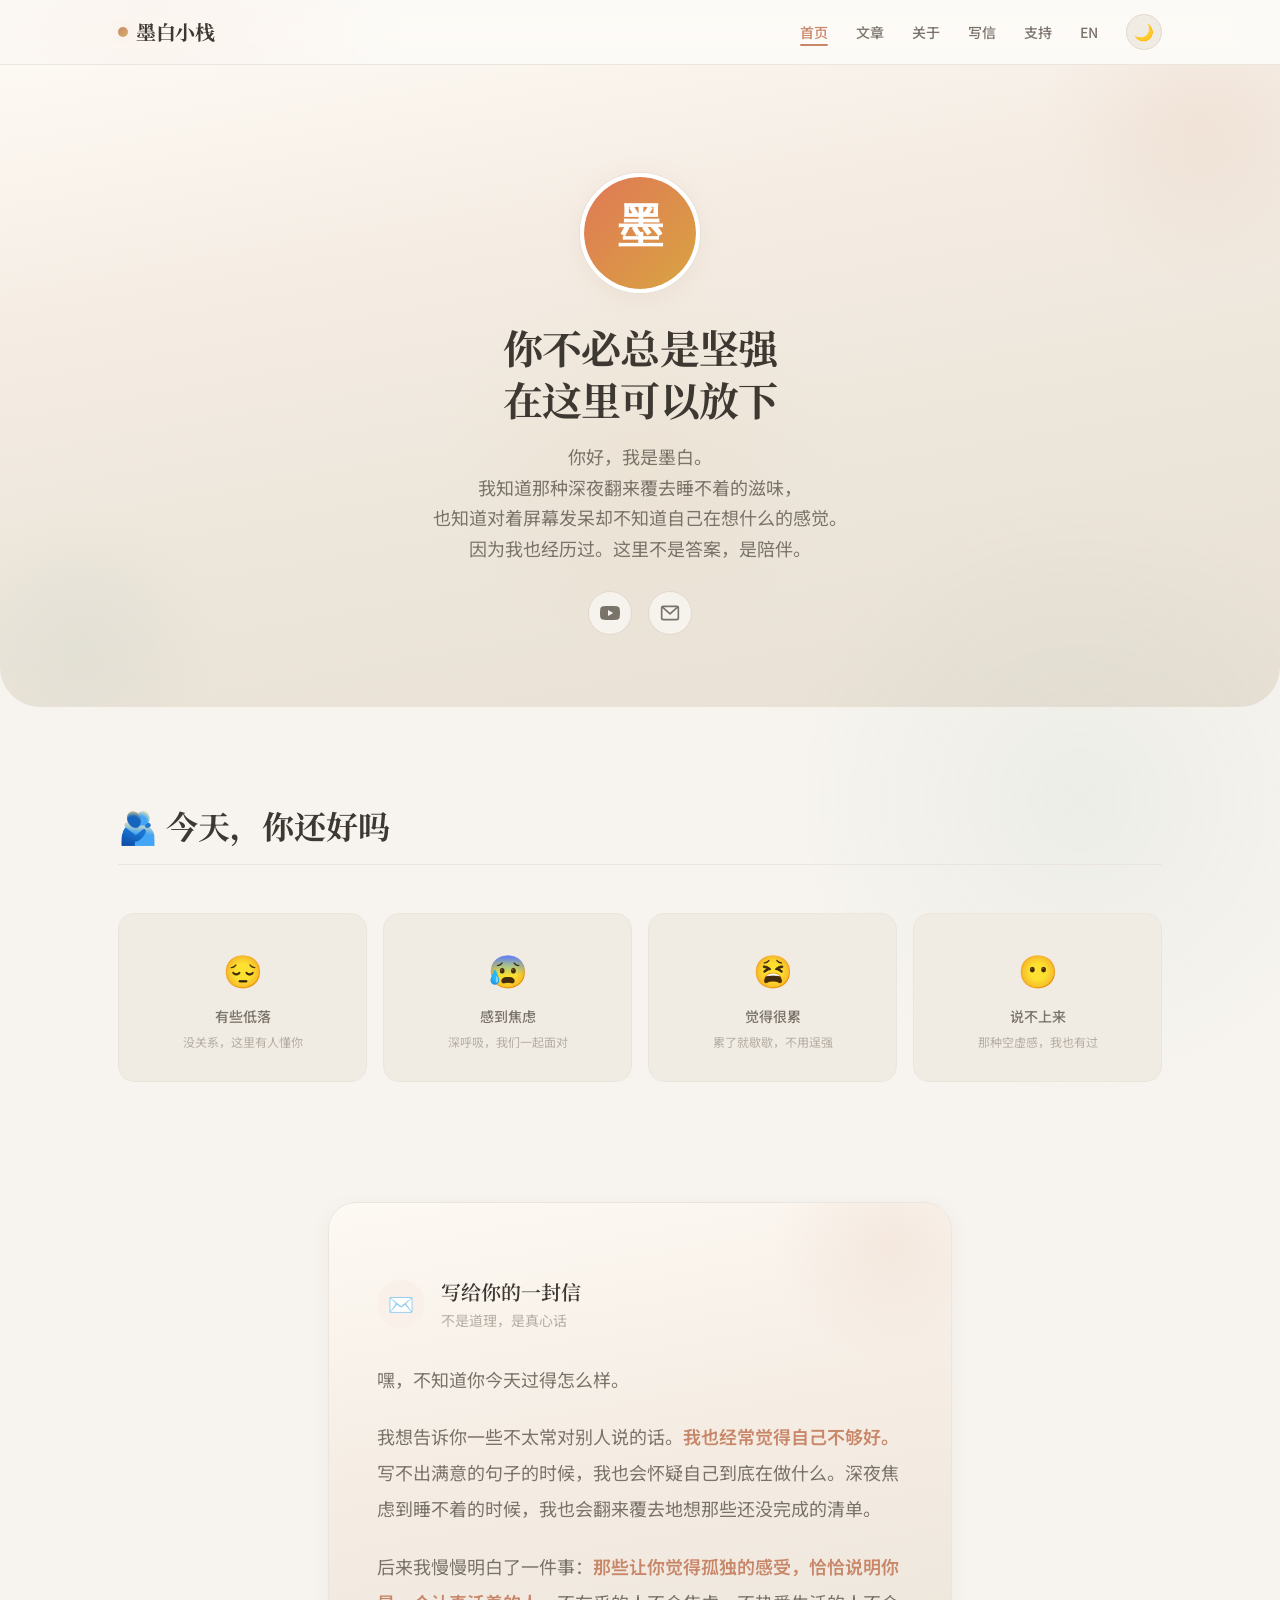
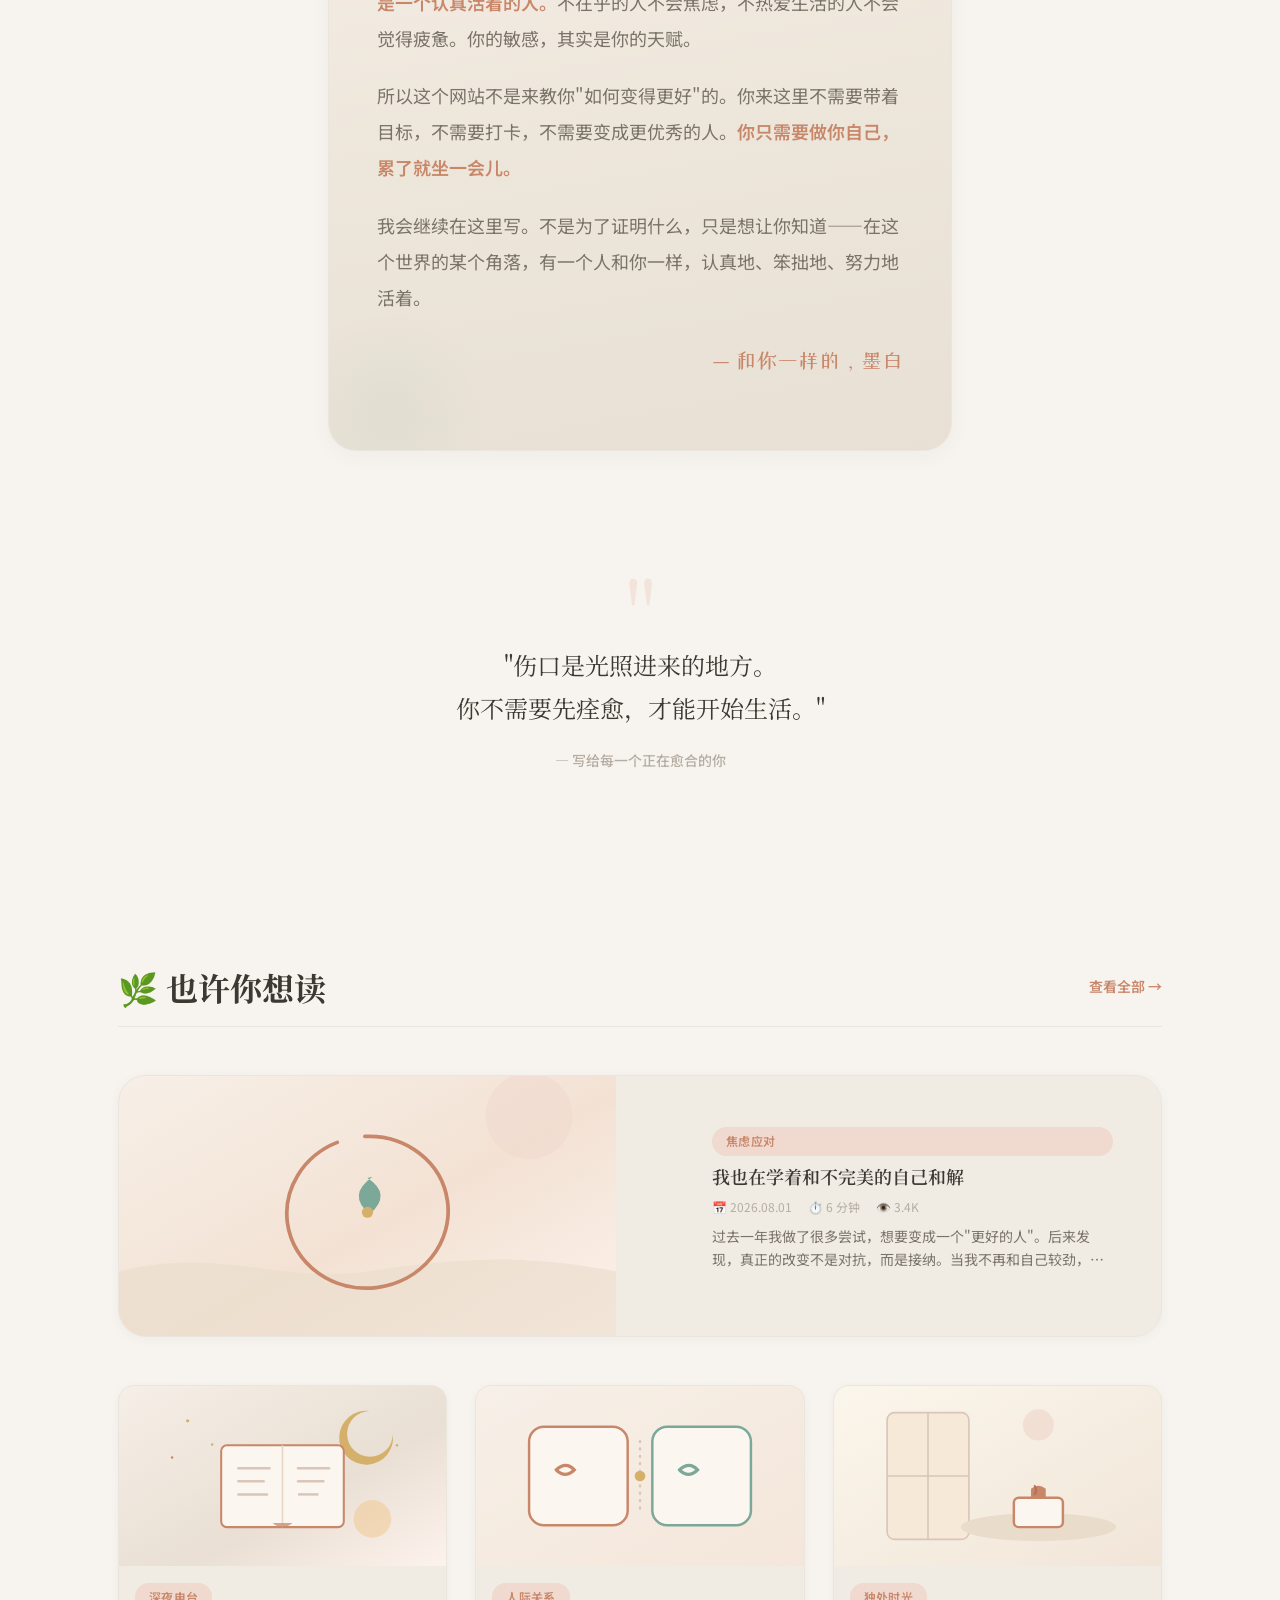
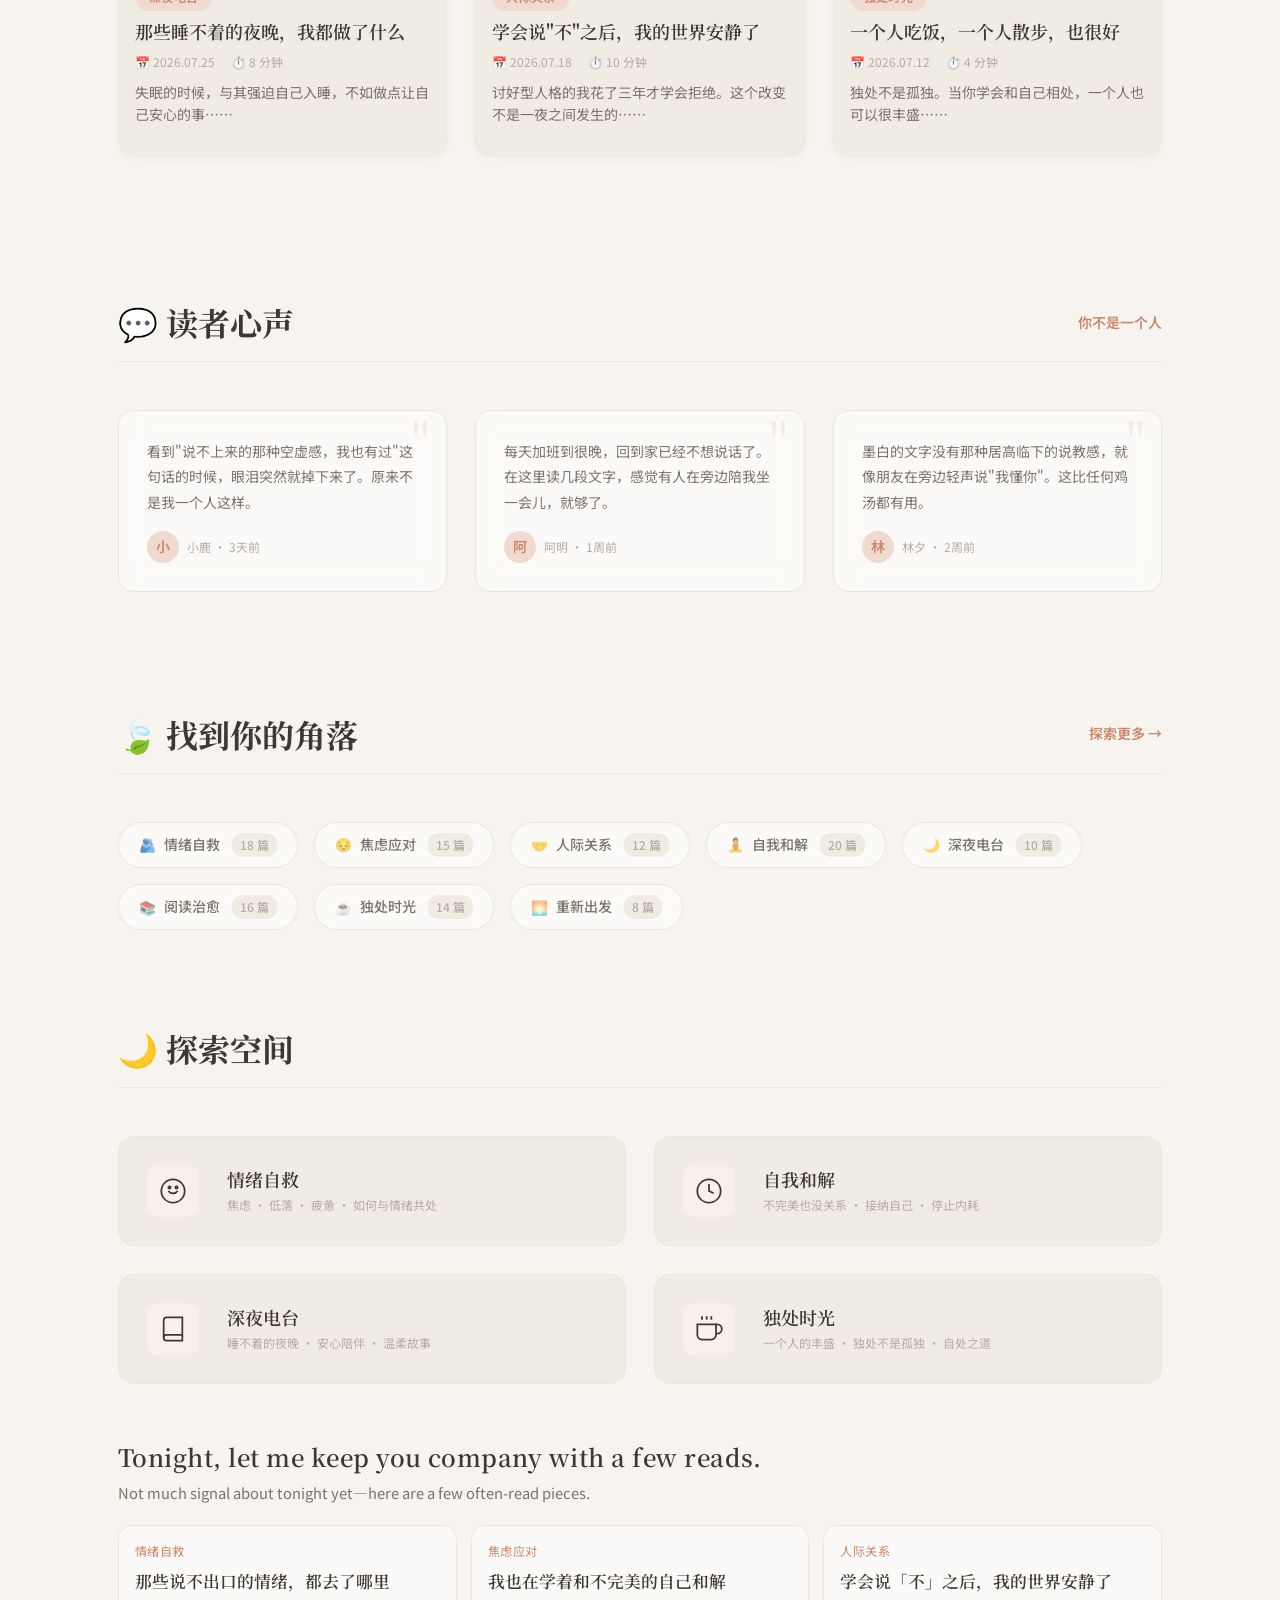
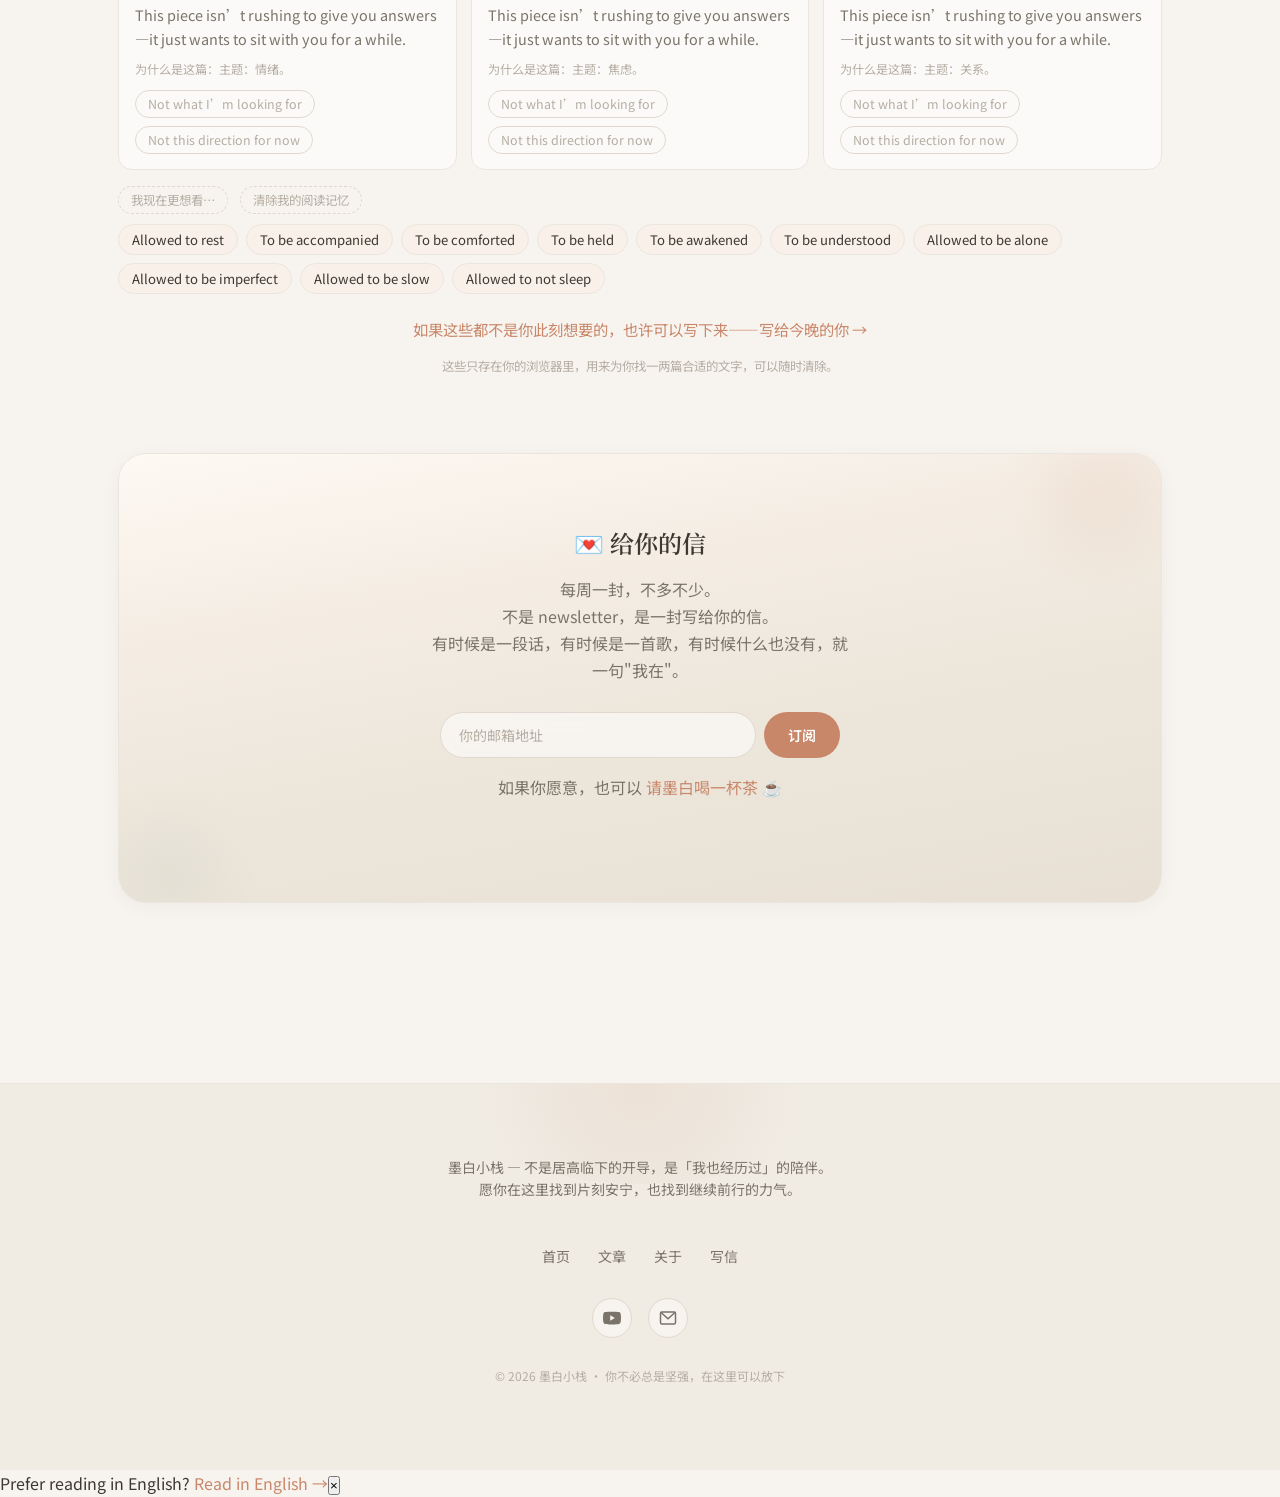
<file: index.html>
<!DOCTYPE html>
<html lang="zh-CN">
<head>
  <meta charset="UTF-8">
  <meta name="viewport" content="width=device-width, initial-scale=1.0">
  <meta name="description" content="墨白小栈 — 一个懂你的治愈系空间。不是居高临下的开导，而是「我也经历过」的陪伴。">
  <title>墨白小栈 — 我懂你，因为你经历的我也经历过</title>
  <link rel="preconnect" href="https://fonts.googleapis.com">
  <link rel="preconnect" href="https://fonts.gstatic.com" crossorigin>
  <link href="https://fonts.googleapis.com/css2?family=Noto+Sans+SC:wght@300;400;500;700&family=Noto+Serif+SC:wght@400;600;700&family=ZCOOL+XiaoWei&display=swap" rel="stylesheet">
  <link rel="stylesheet" href="assets/css/style.css">
  <link rel="stylesheet" href="assets/css/reader-sense.css">
  <link rel="icon" type="image/svg+xml" href="assets/images/favicon.svg">
  <meta name="theme-color" content="#F7F4EF">
  <meta name="app-version" content="1.1.0">
  <link rel="canonical" href="https://yaya806798160-ai.github.io/soulhaven/">
  <meta property="og:site_name" content="墨白小栈">
  <meta property="og:title" content="墨白小栈 — 我懂你，因为你经历的我也经历过">
  <meta property="og:description" content="一个懂你的治愈系空间。不是居高临下的开导，而是「我也经历过」的陪伴。">
  <meta property="og:type" content="website">
  <meta property="og:url" content="https://yaya806798160-ai.github.io/soulhaven/">
  <meta property="og:image" content="https://yaya806798160-ai.github.io/soulhaven/assets/images/og-cover.png">
  <script type="application/ld+json">
  {
    "@context": "https://schema.org",
    "@type": "WebSite",
    "name": "墨白小栈",
    "alternateName": "Soul Haven 墨白小栈",
    "description": "一个懂你的治愈系空间。不是居高临下的开导，而是「我也经历过」的陪伴。",
    "url": "https://yaya806798160-ai.github.io/soulhaven/",
    "inLanguage": "zh-CN",
    "author": { "@type": "Person", "name": "墨白" }
  }
  </script>
<script src="https://beacon.cdn.qq.com/sdk/4.5.9/beacon_web.min.js" async></script>
<script>
(function(){
  try{
    var beacon=new BeaconAction({
      appkey:'0WEB06U85YBSLJNL',
      versionCode:'1.0.0',
      channelID:'share',
      delay:1000,
      sessionDuration:30*60*1000,
      isOversea:false,
      needReportRqdEvent:false
    });
    beacon.onDirectUserAction('preview_page_view',{
      'url':location.href,
      'referrer':document.referrer,
      'title':document.title,
      'sandbox_id':'814d06782307480bbeb250abb55ad84a'
    });
  }catch(e){}
})();
</script></head>
<body>

  <nav class="navbar">
    <div class="container">
      <a href="/" class="navbar-logo">墨白小栈</a>
      <button class="mobile-menu-btn" aria-label="菜单">
        <span></span><span></span><span></span>
      </button>
      <ul class="navbar-links">
        <li><a href="/" class="active">首页</a></li>
        <li><a href="articles/">文章</a></li>
        <li><a href="about.html">关于</a></li>
        <li><a href="personal-letter.html" title="写一封给你的信">写信</a></li>
        <li><a href="support.html">支持</a></li>
        <li><a href="en/" class="lang-switch" title="English">EN</a></li>
        <li><button class="theme-toggle" aria-label="切换暗色模式">🌙</button></li>
      </ul>
    </div>
  </nav>

  <!-- Hero 区 — 共情文案 -->
  <section class="hero">
    <div class="hero-glow-extra"></div>
    <div class="container-narrow">
      <img src="assets/images/avatar-placeholder.svg" alt="头像" class="hero-avatar" width="120" height="120">
      <h1 class="hero-tagline">你不必总是坚强<br>在这里可以放下</h1>
      <p class="hero-desc">
        你好，我是墨白。<br>
        我知道那种深夜翻来覆去睡不着的滋味，<br>
        也知道对着屏幕发呆却不知道自己在想什么的感觉。<br>
        因为我也经历过。这里不是答案，是陪伴。
      </p>
      <div class="hero-social">
        <a href="https://www.youtube.com/@sandy-yaya" aria-label="YouTube" title="Soul Haven 疗愈频道" target="_blank" rel="noopener">
          <svg width="20" height="20" viewBox="0 0 24 24" fill="currentColor"><path d="M23.5 6.2a3 3 0 0 0-2.1-2.1C19.5 3.5 12 3.5 12 3.5s-7.5 0-9.4.6A3 3 0 0 0 .5 6.2 31.3 31.3 0 0 0 0 12a31.3 31.3 0 0 0 .5 5.8 3 3 0 0 0 2.1 2.1c1.9.6 9.4.6 9.4.6s7.5 0 9.4-.6a3 3 0 0 0 2.1-2.1A31.3 31.3 0 0 0 24 12a31.3 31.3 0 0 0-.5-5.8zM9.6 15.6V8.4L15.8 12z"/></svg>
        </a>
        <a href="mailto:yaya806798160@163.com" aria-label="邮箱" title="邮箱">
          <svg width="20" height="20" viewBox="0 0 24 24" fill="none" stroke="currentColor" stroke-width="2"><rect x="2" y="4" width="20" height="16" rx="2"/><path d="M22 4L12 13 2 4"/></svg>
        </a>
      </div>
    </div>
  </section>

  <!-- 情绪陪伴入口 — 新增共情板块 -->
  <section class="mood-section">
    <div class="container">
      <div class="section-header">
        <h2 class="section-title">🫂 今天，你还好吗</h2>
      </div>
      <div class="mood-grid fade-in">
        <a href="articles/?topic=qingxu-zijiu" class="mood-card">
          <span class="mood-emoji">😔</span>
          <div class="mood-label">有些低落</div>
          <div class="mood-desc">没关系，这里有人懂你</div>
        </a>
        <a href="articles/?topic=jiaolv-yingdui" class="mood-card">
          <span class="mood-emoji">😰</span>
          <div class="mood-label">感到焦虑</div>
          <div class="mood-desc">深呼吸，我们一起面对</div>
        </a>
        <a href="articles/?topic=ziwo-hejie" class="mood-card">
          <span class="mood-emoji">😫</span>
          <div class="mood-label">觉得很累</div>
          <div class="mood-desc">累了就歇歇，不用逞强</div>
        </a>
        <a href="articles/?topic=qingxu-zijiu" class="mood-card">
          <span class="mood-emoji">😶</span>
          <div class="mood-label">说不上来</div>
          <div class="mood-desc">那种空虚感，我也有过</div>
        </a>
      </div>
    </div>
  </section>

  <!-- 共情信件区 — 写给读者的信 -->
  <section class="empathy-section">
    <div class="container-narrow">
      <div class="empathy-card fade-in">
        <div class="letter-header">
          <div class="letter-icon">✉️</div>
          <div>
            <div class="letter-title">写给你的一封信</div>
            <div class="letter-subtitle">不是道理，是真心话</div>
          </div>
        </div>
        <div class="letter-body">
          <p>嘿，不知道你今天过得怎么样。</p>
          <p>
            我想告诉你一些不太常对别人说的话。<strong>我也经常觉得自己不够好。</strong>写不出满意的句子的时候，我也会怀疑自己到底在做什么。深夜焦虑到睡不着的时候，我也会翻来覆去地想那些还没完成的清单。
          </p>
          <p>
            后来我慢慢明白了一件事：<strong>那些让你觉得孤独的感受，恰恰说明你是一个认真活着的人。</strong>不在乎的人不会焦虑，不热爱生活的人不会觉得疲惫。你的敏感，其实是你的天赋。
          </p>
          <p>
            所以这个网站不是来教你"如何变得更好"的。你来这里不需要带着目标，不需要打卡，不需要变成更优秀的人。<strong>你只需要做你自己，累了就坐一会儿。</strong>
          </p>
          <p>
            我会继续在这里写。不是为了证明什么，只是想让你知道——在这个世界的某个角落，有一个人和你一样，认真地、笨拙地、努力地活着。
          </p>
        </div>
        <div class="letter-signature">— 和你一样的，墨白</div>
      </div>
    </div>
  </section>

  <!-- 治愈引言区 -->
  <section class="quote-section">
    <div class="container-narrow">
      <blockquote class="healing-quote fade-in">
        <p>"伤口是光照进来的地方。<br>你不需要先痊愈，才能开始生活。"</p>
        <cite>— 写给每一个正在愈合的你</cite>
      </blockquote>
    </div>
  </section>

  <!-- 精选文章 — 共情题材 -->
  <section class="articles-section">
    <div class="container">
      <div class="section-header">
        <h2 class="section-title">🌿 也许你想读</h2>
        <a href="articles/" class="section-more">查看全部 →</a>
      </div>

      <article class="article-card-featured fade-in">
        <div class="card-image" style="background-image: url('assets/images/covers/cover-slow-living.svg');"></div>
        <div class="card-body">
          <span class="card-category">焦虑应对</span>
          <h3 class="card-title">
            <a href="article/slow-living.html">我也在学着和不完美的自己和解</a>
          </h3>
          <div class="card-meta">
            <span>📅 2026.08.01</span>
            <span>⏱️ 6 分钟</span>
            <span>👁️ 3.4K</span>
          </div>
          <p class="card-excerpt">
            过去一年我做了很多尝试，想要变成一个"更好的人"。后来发现，真正的改变不是对抗，而是接纳。当我不再和自己较劲，很多东西反而慢慢变好了……
          </p>
        </div>
      </article>

      <div class="articles-grid">
        <article class="article-card fade-in">
          <div class="card-image" style="background-image: url('assets/images/covers/cover-reading-notes.svg');"></div>
          <div class="card-body">
            <span class="card-category">深夜电台</span>
            <h3 class="card-title">
              <a href="article/reading-notes.html">那些睡不着的夜晚，我都做了什么</a>
            </h3>
            <div class="card-meta">
              <span>📅 2026.07.25</span>
              <span>⏱️ 8 分钟</span>
            </div>
            <p class="card-excerpt">失眠的时候，与其强迫自己入睡，不如做点让自己安心的事……</p>
          </div>
        </article>

        <article class="article-card fade-in">
          <div class="card-image" style="background-image: url('assets/images/covers/cover-creative-tools.svg');"></div>
          <div class="card-body">
            <span class="card-category">人际关系</span>
            <h3 class="card-title">
              <a href="article/creative-tools.html">学会说"不"之后，我的世界安静了</a>
            </h3>
            <div class="card-meta">
              <span>📅 2026.07.18</span>
              <span>⏱️ 10 分钟</span>
            </div>
            <p class="card-excerpt">讨好型人格的我花了三年才学会拒绝。这个改变不是一夜之间发生的……</p>
          </div>
        </article>

        <article class="article-card fade-in">
          <div class="card-image" style="background-image: url('assets/images/covers/cover-morning-ritual.svg');"></div>
          <div class="card-body">
            <span class="card-category">独处时光</span>
            <h3 class="card-title">
              <a href="article/morning-ritual.html">一个人吃饭，一个人散步，也很好</a>
            </h3>
            <div class="card-meta">
              <span>📅 2026.07.12</span>
              <span>⏱️ 4 分钟</span>
            </div>
            <p class="card-excerpt">独处不是孤独。当你学会和自己相处，一个人也可以很丰盛……</p>
          </div>
        </article>
      </div>
    </div>
  </section>

  <!-- 读者留言墙 — 共情社会证明 -->
  <section class="voices-section">
    <div class="container">
      <div class="section-header">
        <h2 class="section-title">💬 读者心声</h2>
        <span class="section-more">你不是一个人</span>
      </div>
      <div class="voices-grid fade-in">
        <div class="voice-card">
          <p class="voice-text">看到"说不上来的那种空虚感，我也有过"这句话的时候，眼泪突然就掉下来了。原来不是我一个人这样。</p>
          <div class="voice-author">
            <div class="voice-avatar">小</div>
            <span class="voice-name">小鹿 · 3天前</span>
          </div>
        </div>
        <div class="voice-card">
          <p class="voice-text">每天加班到很晚，回到家已经不想说话了。在这里读几段文字，感觉有人在旁边陪我坐一会儿，就够了。</p>
          <div class="voice-author">
            <div class="voice-avatar">阿</div>
            <span class="voice-name">阿明 · 1周前</span>
          </div>
        </div>
        <div class="voice-card">
          <p class="voice-text">墨白的文字没有那种居高临下的说教感，就像朋友在旁边轻声说"我懂你"。这比任何鸡汤都有用。</p>
          <div class="voice-author">
            <div class="voice-avatar">林</div>
            <span class="voice-name">林夕 · 2周前</span>
          </div>
        </div>
      </div>
    </div>
  </section>

  <!-- 治愈主题 -->
  <section class="topics-section">
    <div class="container">
      <div class="section-header">
        <h2 class="section-title">🍃 找到你的角落</h2>
        <a href="articles/" class="section-more">探索更多 →</a>
      </div>
      <div class="topics-grid fade-in">
        <a class="topic-chip" href="articles/?topic=qingxu-zijiu"><span class="topic-fire">🫂</span> 情绪自救 <span class="topic-count">18 篇</span></a>
        <a class="topic-chip" href="articles/?topic=jiaolv-yingdui"><span class="topic-fire">😔</span> 焦虑应对 <span class="topic-count">15 篇</span></a>
        <a class="topic-chip" href="articles/?topic=renji-guanxi"><span class="topic-fire">🤝</span> 人际关系 <span class="topic-count">12 篇</span></a>
        <a class="topic-chip" href="articles/?topic=ziwo-hejie"><span class="topic-fire">🧘</span> 自我和解 <span class="topic-count">20 篇</span></a>
        <a class="topic-chip" href="articles/?topic=shenye-diantai"><span class="topic-fire">🌙</span> 深夜电台 <span class="topic-count">10 篇</span></a>
        <a class="topic-chip" href="articles/?topic=yuedu-zhiyu"><span class="topic-fire">📚</span> 阅读治愈 <span class="topic-count">16 篇</span></a>
        <a class="topic-chip" href="articles/?topic=dushu-shiguang"><span class="topic-fire">☕</span> 独处时光 <span class="topic-count">14 篇</span></a>
        <a class="topic-chip" href="articles/?topic=chongxin-chufa"><span class="topic-fire">🌅</span> 重新出发 <span class="topic-count">8 篇</span></a>
      </div>
    </div>
  </section>

  <!-- 探索空间 -->
  <section class="explore-section">
    <div class="container">
      <div class="section-header">
        <h2 class="section-title">🌙 探索空间</h2>
      </div>
      <div class="explore-grid fade-in">
        <a href="articles/?topic=qingxu-zijiu" class="explore-card">
          <div class="explore-icon"><svg width="28" height="28" viewBox="0 0 24 24" fill="none" stroke="currentColor" stroke-width="1.5"><path d="M12 2C6.48 2 2 6.48 2 12s4.48 10 10 10 10-4.48 10-10S17.52 2 12 2z"/><path d="M8 12s1.5 2 4 2 4-2 4-2"/><circle cx="9" cy="9" r="1"/><circle cx="15" cy="9" r="1"/></svg></div>
          <div class="explore-info">
            <h4>情绪自救</h4>
            <p>焦虑 · 低落 · 疲惫 · 如何与情绪共处</p>
          </div>
        </a>
        <a href="articles/?topic=ziwo-hejie" class="explore-card">
          <div class="explore-icon"><svg width="28" height="28" viewBox="0 0 24 24" fill="none" stroke="currentColor" stroke-width="1.5"><circle cx="12" cy="12" r="10"/><path d="M12 6v6l4 2"/></svg></div>
          <div class="explore-info">
            <h4>自我和解</h4>
            <p>不完美也没关系 · 接纳自己 · 停止内耗</p>
          </div>
        </a>
        <a href="articles/?topic=shenye-diantai" class="explore-card">
          <div class="explore-icon"><svg width="28" height="28" viewBox="0 0 24 24" fill="none" stroke="currentColor" stroke-width="1.5"><path d="M4 19.5A2.5 2.5 0 0 1 6.5 17H20"/><path d="M6.5 2H20v20H6.5A2.5 2.5 0 0 1 4 19.5v-15A2.5 2.5 0 0 1 6.5 2z"/></svg></div>
          <div class="explore-info">
            <h4>深夜电台</h4>
            <p>睡不着的夜晚 · 安心陪伴 · 温柔故事</p>
          </div>
        </a>
        <a href="articles/?topic=dushu-shiguang" class="explore-card">
          <div class="explore-icon"><svg width="28" height="28" viewBox="0 0 24 24" fill="none" stroke="currentColor" stroke-width="1.5"><path d="M18 8h1a4 4 0 0 1 0 8h-1"/><path d="M2 8h16v9a4 4 0 0 1-4 4H6a4 4 0 0 1-4-4V8z"/><line x1="6" y1="1" x2="6" y2="4"/><line x1="10" y1="1" x2="10" y2="4"/><line x1="14" y1="1" x2="14" y2="4"/></svg></div>
          <div class="explore-info">
            <h4>独处时光</h4>
            <p>一个人的丰盛 · 独处不是孤独 · 自处之道</p>
          </div>
        </a>
      </div>
    </div>
  </section>

  <!-- 订阅引导 — 共情文案 -->
    <!-- Reader Sense：今晚推荐（v1.1.0） -->
  <section class="reader-sense" id="reader-sense" data-version="1.1.0">
    <div class="container">
      <div class="rs-head">
        <h2 class="rs-title" id="rs-title">今晚，先陪你随便读几篇</h2>
        <p class="rs-subtitle" id="rs-subtitle"></p>
      </div>
      <div class="rs-list" id="rs-recs"></div>
      <div class="rs-correction">
        <button type="button" class="rs-btn" id="rs-want-btn">我现在更想看…</button>
        <button type="button" class="rs-btn" id="rs-clear">清除我的阅读记忆</button>
      </div>
      <div class="rs-want-chips" id="rs-want-chips" hidden></div>
      <p class="rs-feedback" id="rs-feedback" role="status" hidden></p>
      <a class="rs-pl-entry" href="personal-letter.html">如果这些都不是你此刻想要的，也许可以写下来——写给今晚的你 →</a>
      <p class="rs-note">这些只存在你的浏览器里，用来为你找一两篇合适的文字，可以随时清除。</p>
    </div>
  </section>
  <section class="subscribe-section">
    <div class="container">
      <div class="subscribe-card fade-in">
        <h3>💌 给你的信</h3>
        <p>每周一封，不多不少。<br>不是 newsletter，是一封写给你的信。<br>有时候是一段话，有时候是一首歌，有时候什么也没有，就一句"我在"。</p>
        <form class="subscribe-form" id="subscribe-form" novalidate>
          <input type="email" id="subscribe-email" placeholder="你的邮箱地址" required>
          <button type="submit">订阅</button>
        </form>
        <p class="subscribe-feedback" id="subscribe-feedback" role="status" hidden></p>
        <p class="support-tip">如果你愿意，也可以 <a href="support.html">请墨白喝一杯茶</a> ☕</p>
      </div>
    </div>
  </section>

  <!-- 页脚 -->
  <footer class="site-footer">
    <div class="container footer-content">
      <p class="footer-bio">
        墨白小栈 — 不是居高临下的开导，是「我也经历过」的陪伴。<br>
        愿你在这里找到片刻安宁，也找到继续前行的力气。
      </p>
      <ul class="footer-nav">
        <li><a href="/">首页</a></li>
        <li><a href="articles/">文章</a></li>
        <li><a href="about.html">关于</a></li>
        <li><a href="personal-letter.html" title="写一封给你的信">写信</a></li>
      </ul>
      <div class="footer-social">
        <a href="https://www.youtube.com/@sandy-yaya" aria-label="YouTube" title="Soul Haven 疗愈频道" target="_blank" rel="noopener">
          <svg width="18" height="18" viewBox="0 0 24 24" fill="currentColor"><path d="M23.5 6.2a3 3 0 0 0-2.1-2.1C19.5 3.5 12 3.5 12 3.5s-7.5 0-9.4.6A3 3 0 0 0 .5 6.2 31.3 31.3 0 0 0 0 12a31.3 31.3 0 0 0 .5 5.8 3 3 0 0 0 2.1 2.1c1.9.6 9.4.6 9.4.6s7.5 0 9.4-.6a3 3 0 0 0 2.1-2.1A31.3 31.3 0 0 0 24 12a31.3 31.3 0 0 0-.5-5.8zM9.6 15.6V8.4L15.8 12z"/></svg>
        </a>
        <a href="mailto:yaya806798160@163.com" aria-label="邮箱">
          <svg width="18" height="18" viewBox="0 0 24 24" fill="none" stroke="currentColor" stroke-width="2"><rect x="2" y="4" width="20" height="16" rx="2"/><path d="M22 4L12 13 2 4"/></svg>
        </a>
      </div>
      <p class="footer-copyright">© 2026 墨白小栈 · 你不必总是坚强，在这里可以放下</p>
    </div>
  </footer>

  <script src="assets/js/main.js"></script>
  <script src="assets/js/lang.js"></script>
  <script src="assets/js/reader-sense-data.js"></script>
  <script src="assets/js/reader-sense.js"></script>
</body>
</html>
</file>
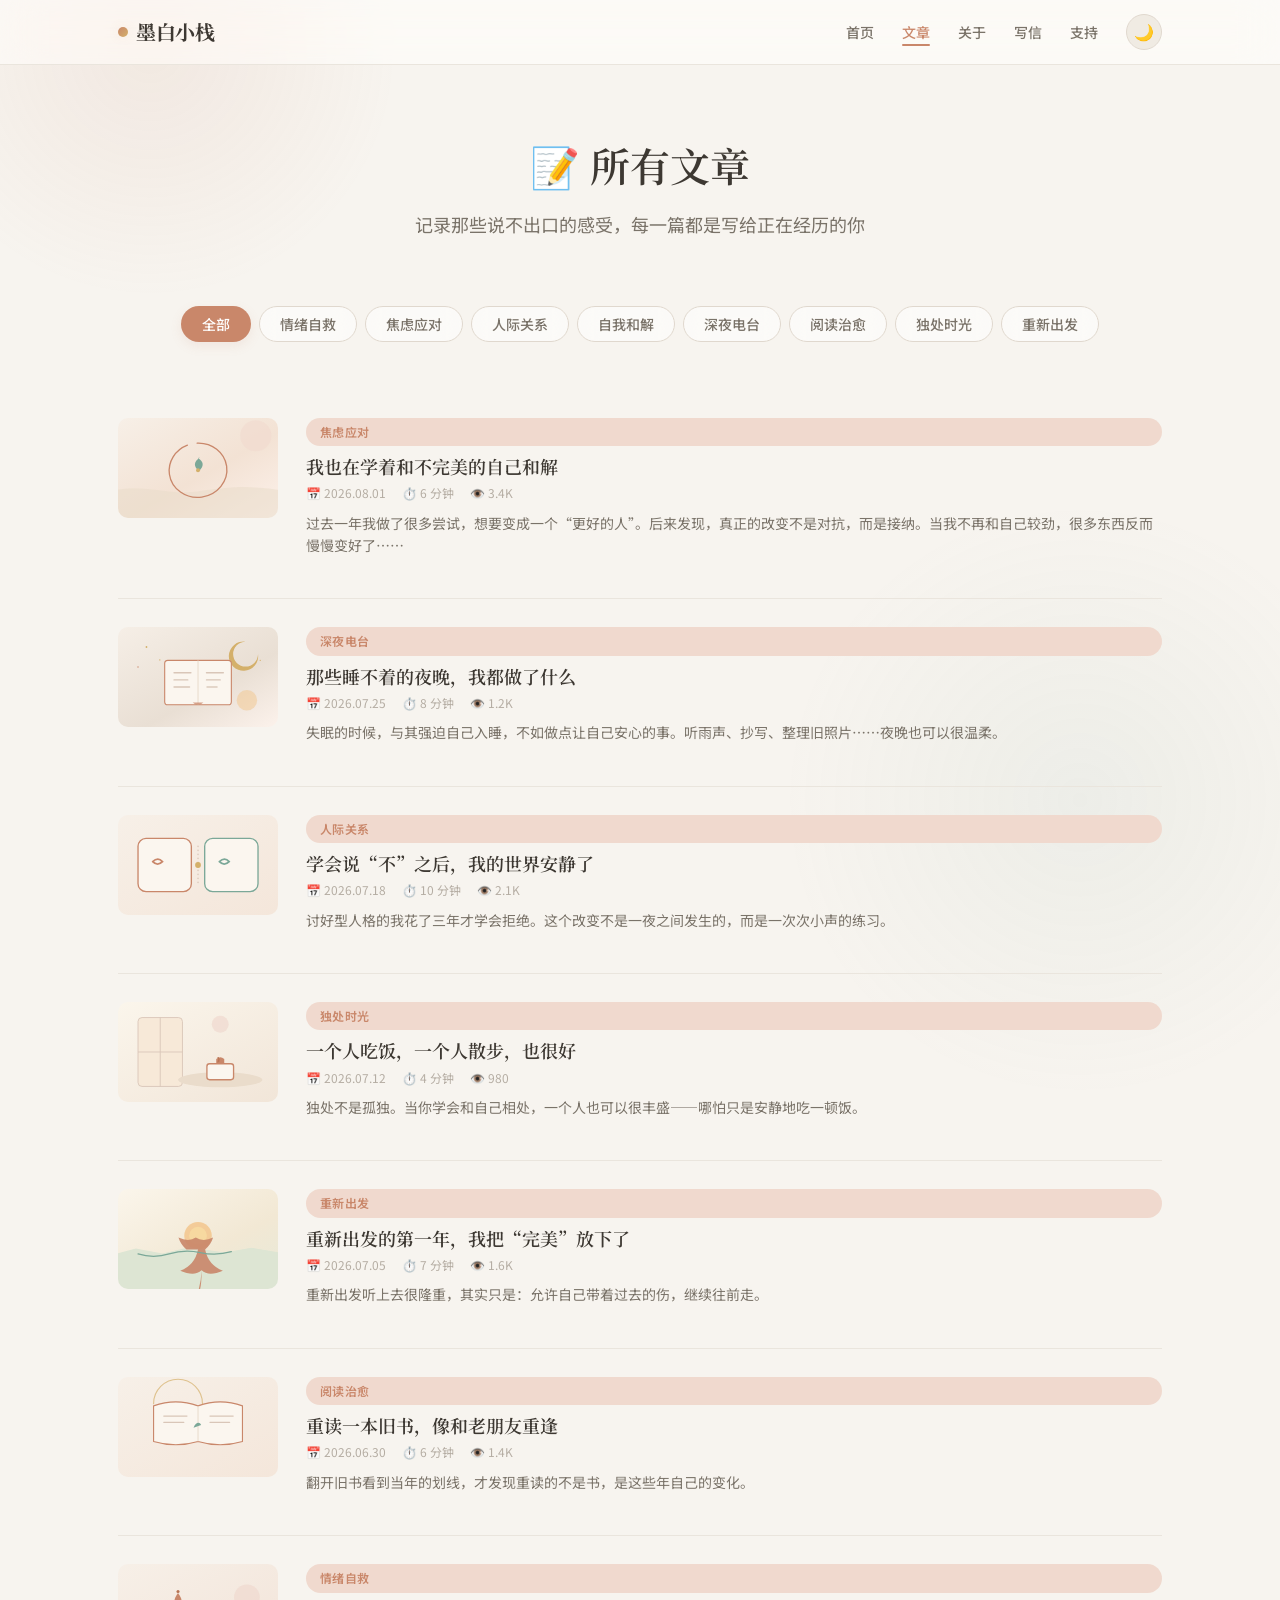
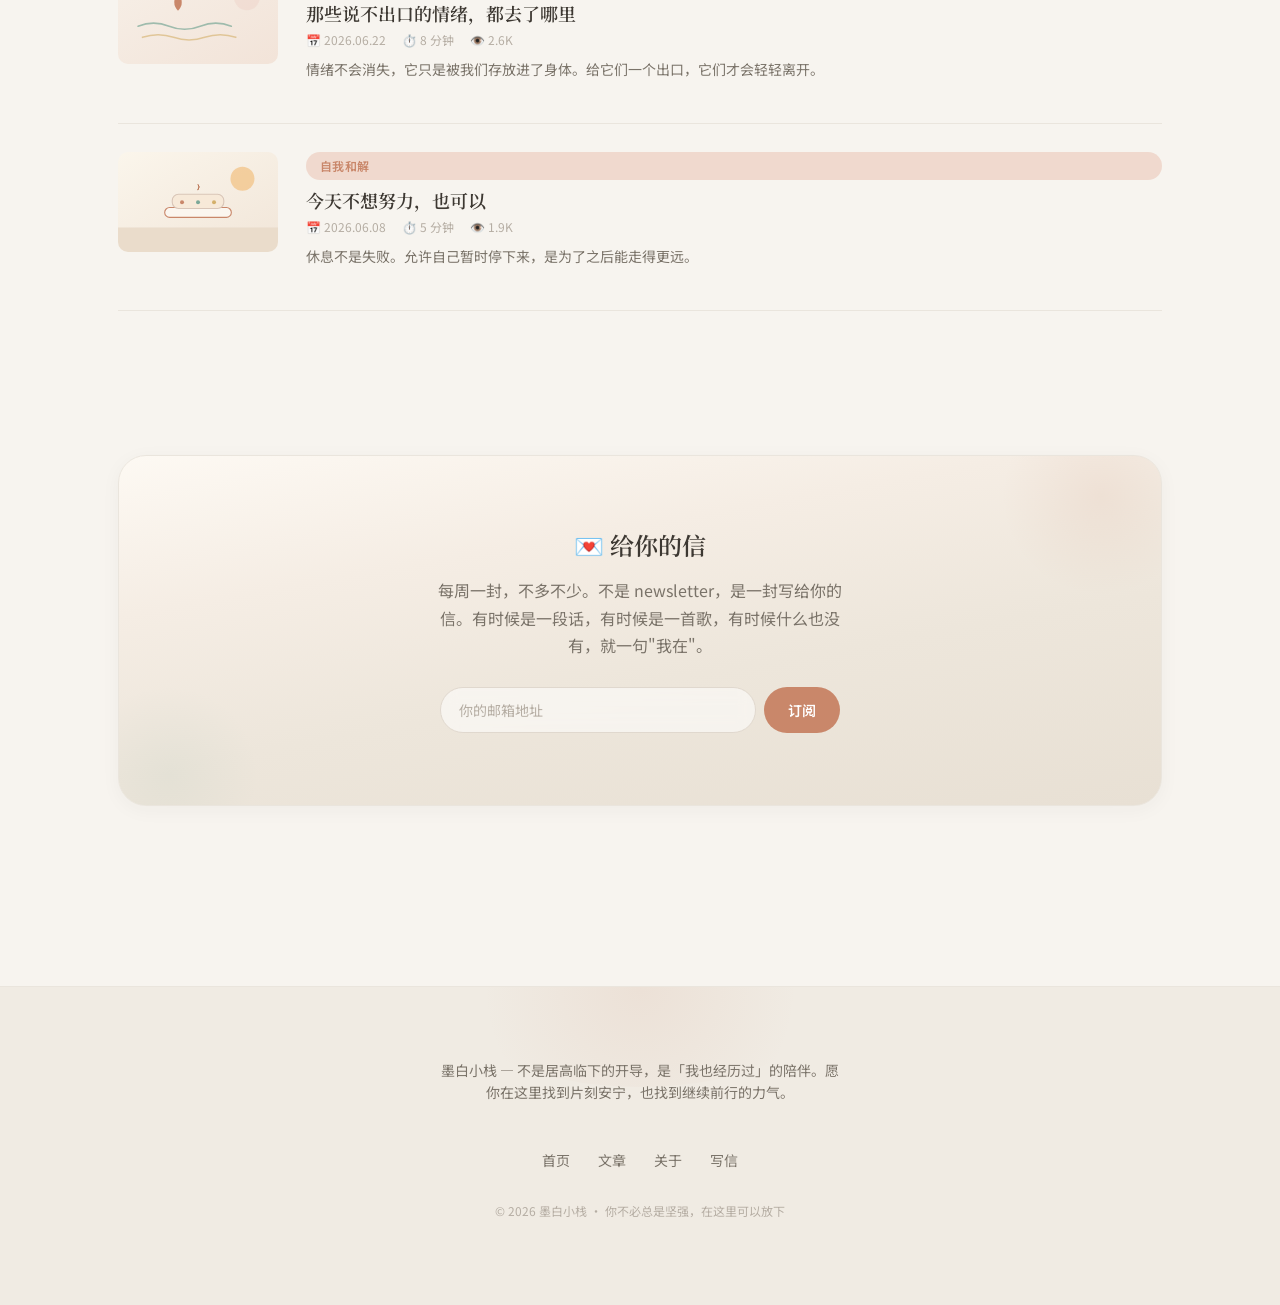
<file: articles/index.html>
<!DOCTYPE html>
<html lang="zh-CN">
<head>
  <meta charset="UTF-8">
  <meta name="viewport" content="width=device-width, initial-scale=1.0">
  <meta name="description" content="墨白小栈 — 写给深夜的你。情绪自救、焦虑应对、人际关系、自我和解、深夜电台、阅读治愈、独处时光、重新出发——总有一篇，懂你现在的感受。">
  <meta property="og:site_name" content="墨白小栈">
  <meta property="og:title" content="文章 — 墨白小栈">
  <meta property="og:description" content="写给深夜的你。总有一篇，懂你现在的感受。">
  <meta property="og:type" content="website">
  <meta property="og:url" content="https://yaya806798160-ai.github.io/soulhaven/articles/">
  <meta property="og:image" content="https://yaya806798160-ai.github.io/soulhaven/assets/images/og-cover.png">
  <title>文章 — 墨白小栈</title>
  <link rel="preconnect" href="https://fonts.googleapis.com">
  <link rel="preconnect" href="https://fonts.gstatic.com" crossorigin>
  <link href="https://fonts.googleapis.com/css2?family=Noto+Sans+SC:wght@300;400;500;700&family=Noto+Serif+SC:wght@400;600;700&family=ZCOOL+XiaoWei&display=swap" rel="stylesheet">
  <link rel="stylesheet" href="../assets/css/style.css">
  <link rel="icon" type="image/svg+xml" href="../assets/images/favicon.svg">
  <link rel="canonical" href="https://yaya806798160-ai.github.io/soulhaven/articles/">
  <script type="application/ld+json">
  {
    "@context": "https://schema.org",
    "@type": "CollectionPage",
    "name": "文章 — 墨白小栈",
    "url": "https://yaya806798160-ai.github.io/soulhaven/articles/",
    "inLanguage": "zh-CN",
    "isPartOf": { "@type": "WebSite", "name": "墨白小栈", "url": "https://yaya806798160-ai.github.io/soulhaven/" }
  }
  </script>
<script src="https://beacon.cdn.qq.com/sdk/4.5.9/beacon_web.min.js" async></script>
<script>
(function(){
  try{
    var beacon=new BeaconAction({
      appkey:'0WEB06U85YBSLJNL',
      versionCode:'1.0.0',
      channelID:'share',
      delay:1000,
      sessionDuration:30*60*1000,
      isOversea:false,
      needReportRqdEvent:false
    });
    beacon.onDirectUserAction('preview_page_view',{
      'url':location.href,
      'referrer':document.referrer,
      'title':document.title,
      'sandbox_id':'814d06782307480bbeb250abb55ad84a'
    });
  }catch(e){}
})();
</script></head>
<body>

  <nav class="navbar">
    <div class="container">
      <a href="../" class="navbar-logo">墨白小栈</a>
      <button class="mobile-menu-btn" aria-label="菜单">
        <span></span><span></span><span></span>
      </button>
      <ul class="navbar-links">
        <li><a href="../">首页</a></li>
        <li><a href="../articles/" class="active">文章</a></li>
        <li><a href="../about.html">关于</a></li>
        <li><a href="../personal-letter.html" title="写一封给你的信">写信</a></li>
        <li><a href="../support.html">支持</a></li>
        <li><button class="theme-toggle" aria-label="切换暗色模式">🌙</button></li>
      </ul>
    </div>
  </nav>

  <section class="page-header">
    <div class="container-narrow">
      <h1>📝 所有文章</h1>
      <p>记录那些说不出口的感受，每一篇都是写给正在经历的你</p>
    </div>
  </section>

  <div class="container">
    <div class="category-filter">
      <button class="active" data-category="all">全部</button>
      <button data-category="qingxu-zijiu">情绪自救</button>
      <button data-category="jiaolv-yingdui">焦虑应对</button>
      <button data-category="renji-guanxi">人际关系</button>
      <button data-category="ziwo-hejie">自我和解</button>
      <button data-category="shenye-diantai">深夜电台</button>
      <button data-category="yuedu-zhiyu">阅读治愈</button>
      <button data-category="dushu-shiguang">独处时光</button>
      <button data-category="chongxin-chufa">重新出发</button>
    </div>
  </div>

  <section class="container" style="padding-bottom: var(--space-xl);">

    <article class="article-list-item fade-in" data-category="jiaolv-yingdui">
      <div class="list-thumb" style="background-image: url('../assets/images/covers/cover-slow-living.svg');"></div>
      <div class="list-body">
        <span class="card-category">焦虑应对</span>
        <h3 class="card-title" style="font-size: var(--text-lg); margin-bottom: 4px;">
          <a href="../article/slow-living.html">我也在学着和不完美的自己和解</a>
        </h3>
        <div class="card-meta">
          <span>📅 2026.08.01</span>
          <span>⏱️ 6 分钟</span>
          <span>👁️ 3.4K</span>
        </div>
        <p class="card-excerpt">过去一年我做了很多尝试，想要变成一个“更好的人”。后来发现，真正的改变不是对抗，而是接纳。当我不再和自己较劲，很多东西反而慢慢变好了……</p>
      </div>
    </article>

    <article class="article-list-item fade-in" data-category="shenye-diantai">
      <div class="list-thumb" style="background-image: url('../assets/images/covers/cover-reading-notes.svg');"></div>
      <div class="list-body">
        <span class="card-category">深夜电台</span>
        <h3 class="card-title" style="font-size: var(--text-lg); margin-bottom: 4px;">
          <a href="../article/reading-notes.html">那些睡不着的夜晚，我都做了什么</a>
        </h3>
        <div class="card-meta">
          <span>📅 2026.07.25</span>
          <span>⏱️ 8 分钟</span>
          <span>👁️ 1.2K</span>
        </div>
        <p class="card-excerpt">失眠的时候，与其强迫自己入睡，不如做点让自己安心的事。听雨声、抄写、整理旧照片……夜晚也可以很温柔。</p>
      </div>
    </article>

    <article class="article-list-item fade-in" data-category="renji-guanxi">
      <div class="list-thumb" style="background-image: url('../assets/images/covers/cover-creative-tools.svg');"></div>
      <div class="list-body">
        <span class="card-category">人际关系</span>
        <h3 class="card-title" style="font-size: var(--text-lg); margin-bottom: 4px;">
          <a href="../article/creative-tools.html">学会说“不”之后，我的世界安静了</a>
        </h3>
        <div class="card-meta">
          <span>📅 2026.07.18</span>
          <span>⏱️ 10 分钟</span>
          <span>👁️ 2.1K</span>
        </div>
        <p class="card-excerpt">讨好型人格的我花了三年才学会拒绝。这个改变不是一夜之间发生的，而是一次次小声的练习。</p>
      </div>
    </article>

    <article class="article-list-item fade-in" data-category="dushu-shiguang">
      <div class="list-thumb" style="background-image: url('../assets/images/covers/cover-morning-ritual.svg');"></div>
      <div class="list-body">
        <span class="card-category">独处时光</span>
        <h3 class="card-title" style="font-size: var(--text-lg); margin-bottom: 4px;">
          <a href="../article/morning-ritual.html">一个人吃饭，一个人散步，也很好</a>
        </h3>
        <div class="card-meta">
          <span>📅 2026.07.12</span>
          <span>⏱️ 4 分钟</span>
          <span>👁️ 980</span>
        </div>
        <p class="card-excerpt">独处不是孤独。当你学会和自己相处，一个人也可以很丰盛——哪怕只是安静地吃一顿饭。</p>
      </div>
    </article>

    <article class="article-list-item fade-in" data-category="chongxin-chufa">
      <div class="list-thumb" style="background-image: url('../assets/images/covers/cover-restart-year.svg');"></div>
      <div class="list-body">
        <span class="card-category">重新出发</span>
        <h3 class="card-title" style="font-size: var(--text-lg); margin-bottom: 4px;">
          <a href="../article/restart-year.html">重新出发的第一年，我把“完美”放下了</a>
        </h3>
        <div class="card-meta">
          <span>📅 2026.07.05</span>
          <span>⏱️ 7 分钟</span>
          <span>👁️ 1.6K</span>
        </div>
        <p class="card-excerpt">重新出发听上去很隆重，其实只是：允许自己带着过去的伤，继续往前走。</p>
      </div>
    </article>

    <article class="article-list-item fade-in" data-category="yuedu-zhiyu">
      <div class="list-thumb" style="background-image: url('../assets/images/covers/cover-reread-old-book.svg');"></div>
      <div class="list-body">
        <span class="card-category">阅读治愈</span>
        <h3 class="card-title" style="font-size: var(--text-lg); margin-bottom: 4px;">
          <a href="../article/reread-old-book.html">重读一本旧书，像和老朋友重逢</a>
        </h3>
        <div class="card-meta">
          <span>📅 2026.06.30</span>
          <span>⏱️ 6 分钟</span>
          <span>👁️ 1.4K</span>
        </div>
        <p class="card-excerpt">翻开旧书看到当年的划线，才发现重读的不是书，是这些年自己的变化。</p>
      </div>
    </article>

    <article class="article-list-item fade-in" data-category="qingxu-zijiu">
      <div class="list-thumb" style="background-image: url('../assets/images/covers/cover-unspoken-emotions.svg');"></div>
      <div class="list-body">
        <span class="card-category">情绪自救</span>
        <h3 class="card-title" style="font-size: var(--text-lg); margin-bottom: 4px;">
          <a href="../article/unspoken-emotions.html">那些说不出口的情绪，都去了哪里</a>
        </h3>
        <div class="card-meta">
          <span>📅 2026.06.22</span>
          <span>⏱️ 8 分钟</span>
          <span>👁️ 2.6K</span>
        </div>
        <p class="card-excerpt">情绪不会消失，它只是被我们存放进了身体。给它们一个出口，它们才会轻轻离开。</p>
      </div>
    </article>

    <article class="article-list-item fade-in" data-category="ziwo-hejie">
      <div class="list-thumb" style="background-image: url('../assets/images/covers/cover-no-effort-today.svg');"></div>
      <div class="list-body">
        <span class="card-category">自我和解</span>
        <h3 class="card-title" style="font-size: var(--text-lg); margin-bottom: 4px;">
          <a href="../article/no-effort-today.html">今天不想努力，也可以</a>
        </h3>
        <div class="card-meta">
          <span>📅 2026.06.08</span>
          <span>⏱️ 5 分钟</span>
          <span>👁️ 1.9K</span>
        </div>
        <p class="card-excerpt">休息不是失败。允许自己暂时停下来，是为了之后能走得更远。</p>
      </div>
    </article>

    <div class="empty-state" style="display: none;">
      <div class="empty-icon">📭</div>
      <h3>暂无该分类的文章</h3>
      <p>换个分类试试看？</p>
    </div>
  </section>

  <section class="subscribe-section">
    <div class="container">
      <div class="subscribe-card fade-in">
        <h3>💌 给你的信</h3>
        <p>每周一封，不多不少。不是 newsletter，是一封写给你的信。有时候是一段话，有时候是一首歌，有时候什么也没有，就一句"我在"。</p>
        <form class="subscribe-form" id="subscribe-form" novalidate>
          <input type="email" id="subscribe-email" placeholder="你的邮箱地址" required>
          <button type="submit">订阅</button>
        </form>
        <p class="subscribe-feedback" id="subscribe-feedback" role="status" hidden></p>
      </div>
    </div>
  </section>

  <footer class="site-footer">
    <div class="container footer-content">
      <p class="footer-bio">
        墨白小栈 — 不是居高临下的开导，是「我也经历过」的陪伴。愿你在这里找到片刻安宁，也找到继续前行的力气。
      </p>
      <ul class="footer-nav">
        <li><a href="../">首页</a></li>
        <li><a href="../articles/">文章</a></li>
        <li><a href="../about.html">关于</a></li>
        <li><a href="../personal-letter.html" title="写一封给你的信">写信</a></li>
      </ul>
      <p class="footer-copyright">© 2026 墨白小栈 · 你不必总是坚强，在这里可以放下</p>
    </div>
  </footer>

  <script src="../assets/js/main.js"></script>
</body>
</html>
</file>
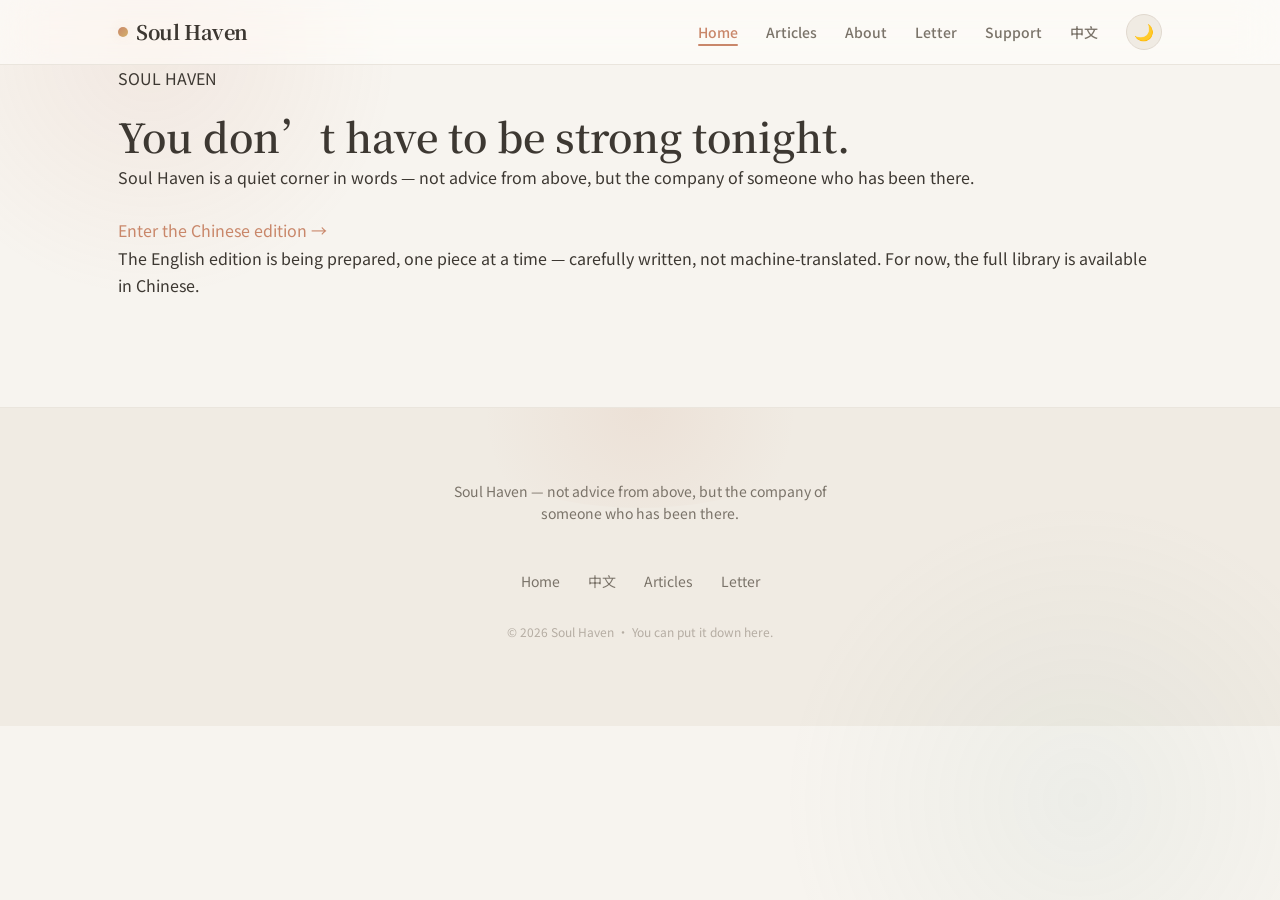
<file: en/index.html>
<!DOCTYPE html>
<html lang="en">
<head>
  <meta charset="UTF-8">
  <meta name="viewport" content="width=device-width, initial-scale=1.0">
  <meta name="description" content="Soul Haven — a quiet, healing corner in words. Not advice from above, but the company of someone who has been there.">
  <meta name="app-version" content="1.1.0">
  <title>Soul Haven — A quiet place for tonight</title>
  <link rel="preconnect" href="https://fonts.googleapis.com">
  <link rel="preconnect" href="https://fonts.gstatic.com" crossorigin>
  <link href="https://fonts.googleapis.com/css2?family=Noto+Sans+SC:wght@300;400;500;700&family=Noto+Serif+SC:wght@400;600;700&family=ZCOOL+XiaoWei&display=swap" rel="stylesheet">
  <link rel="stylesheet" href="../assets/css/style.css">
  <link rel="icon" type="image/svg+xml" href="../assets/images/favicon.svg">
  <meta name="theme-color" content="#F7F4EF">
</head>
<body>
  <nav class="navbar">
    <div class="container">
      <a href="index.html" class="navbar-logo">Soul Haven</a>
      <button class="mobile-menu-btn" aria-label="Menu"><span></span><span></span><span></span></button>
      <ul class="navbar-links">
        <li><a href="index.html" class="active">Home</a></li>
        <li><a href="../articles/">Articles</a></li>
        <li><a href="../about.html">About</a></li>
        <li><a href="../personal-letter.html">Letter</a></li>
        <li><a href="../support.html">Support</a></li>
        <li><a href="../" title="中文">中文</a></li>
        <li><button class="theme-toggle" aria-label="Toggle dark mode">🌙</button></li>
      </ul>
    </div>
  </nav>

  <main class="pl-app">
    <div class="container">
      <div class="pl-shell">
        <div class="pl-center">
          <p class="pl-eyebrow">SOUL HAVEN</p>
        </div>
        <h1 class="pl-title">You don’t have to be strong tonight.</h1>
        <p class="pl-lead">Soul Haven is a quiet corner in words — not advice from above, but the company of someone who has been there.</p>
        <div class="pl-center" style="margin-top: 26px;">
          <a class="pl-btn pl-btn-primary" href="../">Enter the Chinese edition →</a>
        </div>
        <p class="pl-note">The English edition is being prepared, one piece at a time — carefully written, not machine-translated. For now, the full library is available in Chinese.</p>
      </div>
    </div>
  </main>

  <footer class="site-footer">
    <div class="container footer-content">
      <p class="footer-bio">Soul Haven — not advice from above, but the company of someone who has been there.</p>
      <ul class="footer-nav">
        <li><a href="index.html">Home</a></li>
        <li><a href="../">中文</a></li>
        <li><a href="../articles/">Articles</a></li>
        <li><a href="../personal-letter.html">Letter</a></li>
      </ul>
      <p class="footer-copyright">© 2026 Soul Haven · You can put it down here.</p>
    </div>
  </footer>

  <script src="../assets/js/main.js"></script>
</body>
</html>
</file>
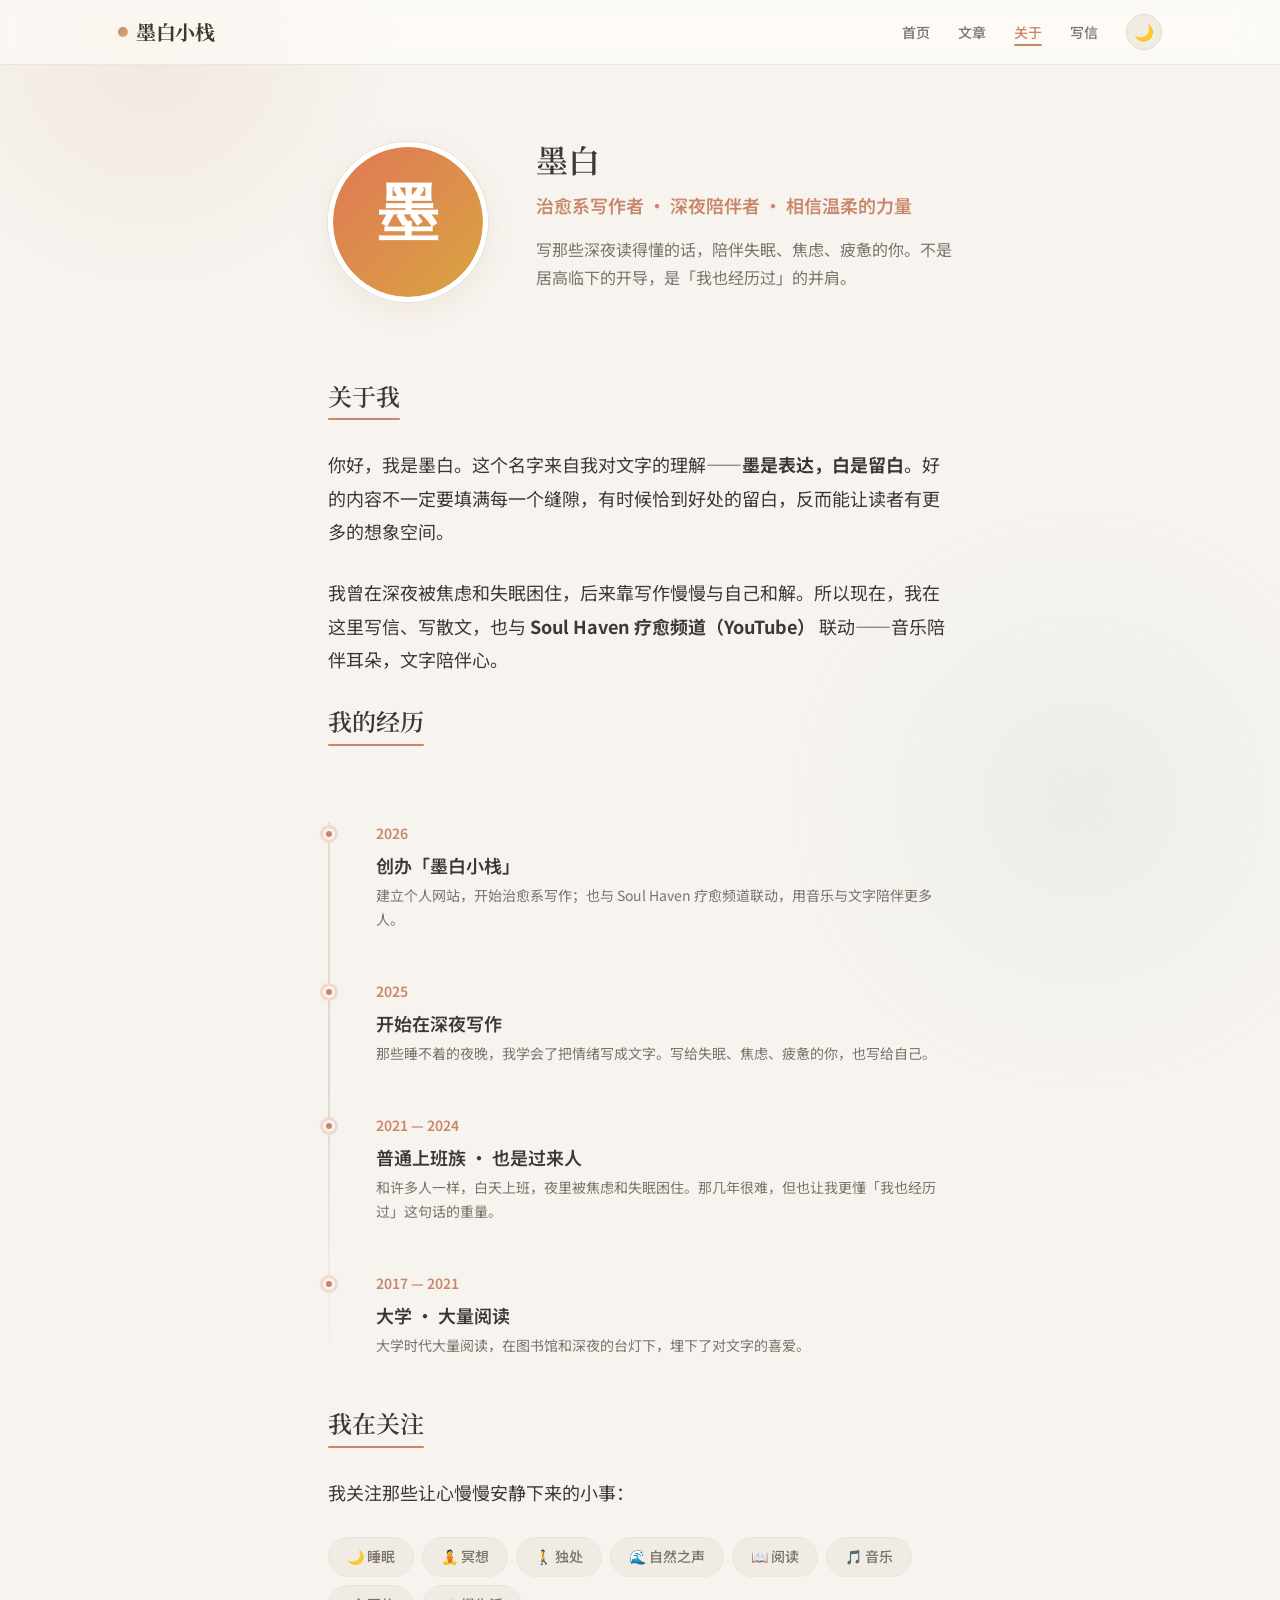
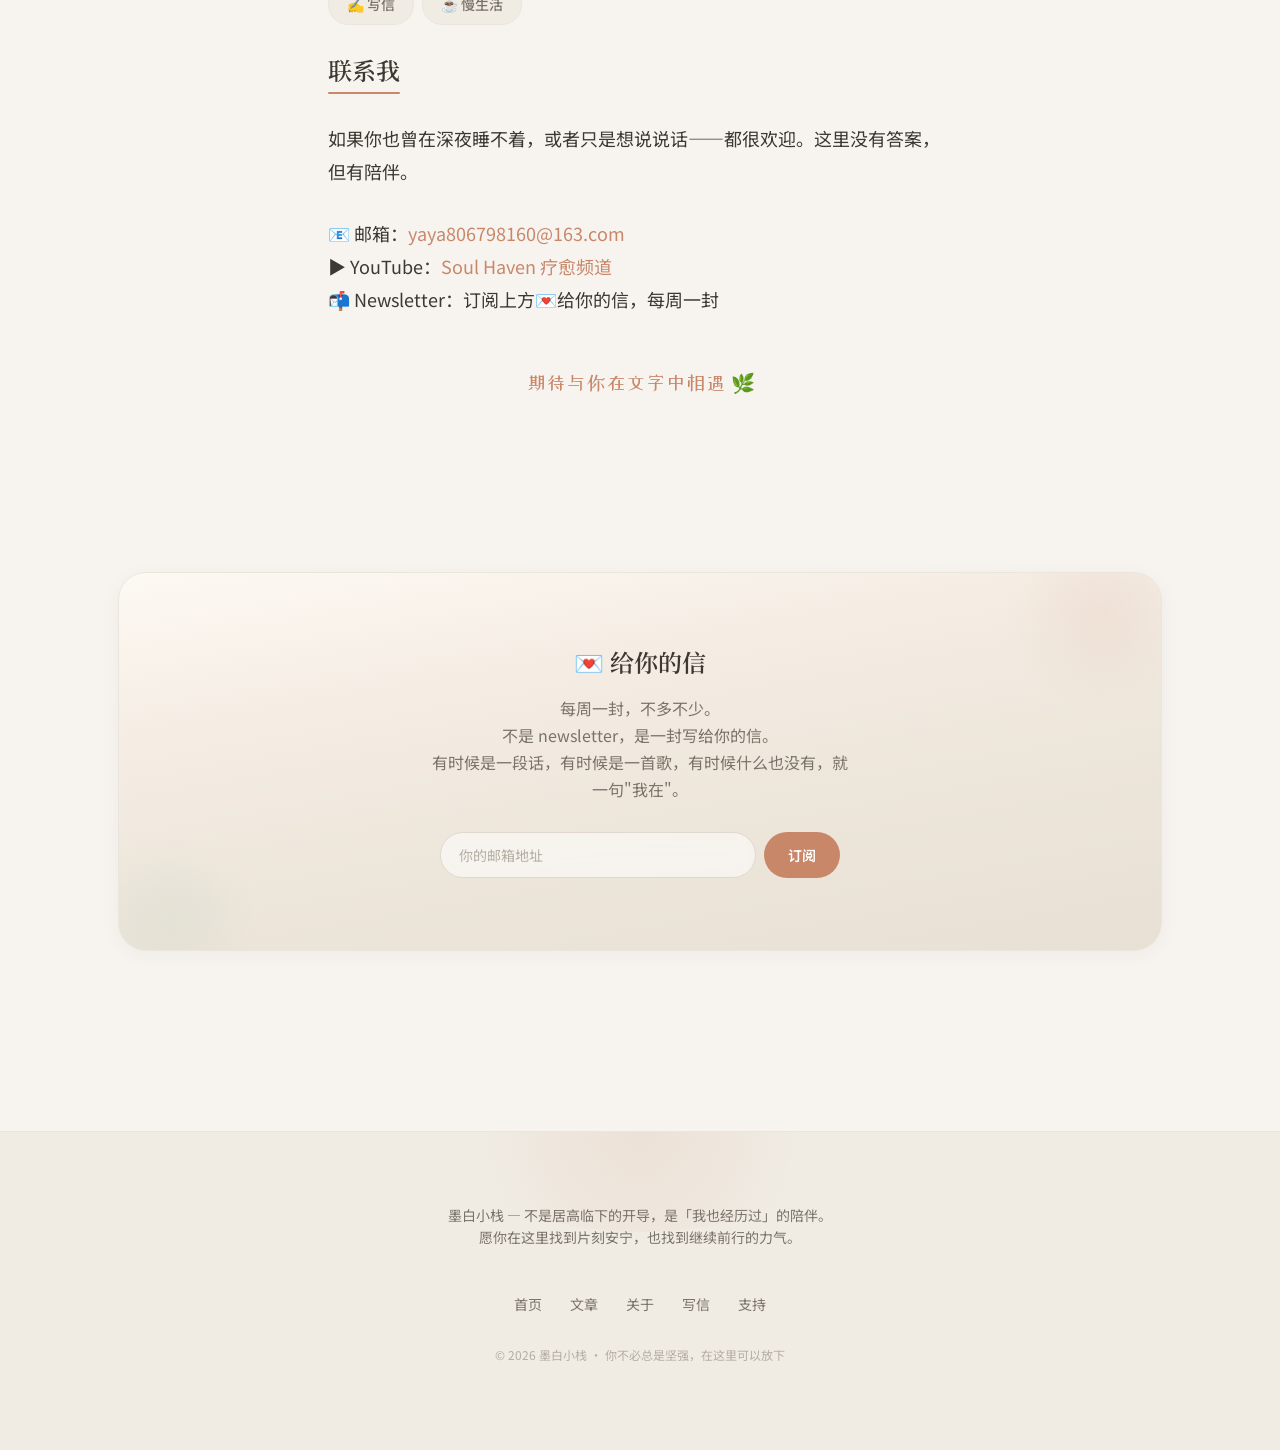
<file: about.html>
<!DOCTYPE html>
<html lang="zh-CN">
<head>
  <meta charset="UTF-8">
  <meta name="viewport" content="width=device-width, initial-scale=1.0">
  <meta name="description" content="关于墨白 — 一个陪你慢慢疗愈的写作者。写深夜读得懂的话，把「我也经历过」的陪伴放在这里。">
  <meta property="og:title" content="关于墨白 — 一个陪你慢慢疗愈的写作者">
  <meta property="og:description" content="写深夜读得懂的话，把「我也经历过」的陪伴放在这里。">
  <meta property="og:type" content="website">
  <title>关于墨白 — 墨白小栈</title>
  <link rel="preconnect" href="https://fonts.googleapis.com">
  <link rel="preconnect" href="https://fonts.gstatic.com" crossorigin>
  <link href="https://fonts.googleapis.com/css2?family=Noto+Sans+SC:wght@300;400;500;700&family=Noto+Serif+SC:wght@400;600;700&family=ZCOOL+XiaoWei&display=swap" rel="stylesheet">
  <link rel="stylesheet" href="assets/css/style.css">
  <link rel="icon" type="image/svg+xml" href="assets/images/favicon.svg">
  <link rel="canonical" href="https://yaya806798160-ai.github.io/soulhaven/about.html">
  <meta property="og:site_name" content="墨白小栈">
  <meta property="og:url" content="https://yaya806798160-ai.github.io/soulhaven/about.html">
  <meta property="og:image" content="https://yaya806798160-ai.github.io/soulhaven/assets/images/og-cover.png">
  <script type="application/ld+json">
  {
    "@context": "https://schema.org",
    "@type": "AboutPage",
    "name": "关于墨白 — 墨白小栈",
    "description": "关于墨白 — 一个陪你慢慢疗愈的写作者。写深夜读得懂的话，把「我也经历过」的陪伴放在这里。",
    "url": "https://yaya806798160-ai.github.io/soulhaven/about.html",
    "inLanguage": "zh-CN",
    "author": { "@type": "Person", "name": "墨白" },
    "mainEntity": { "@type": "Person", "name": "墨白", "description": "治愈系写作者 · 深夜陪伴者 · 相信温柔的力量" }
  }
  </script>
<script src="https://beacon.cdn.qq.com/sdk/4.5.9/beacon_web.min.js" async></script>
<script>
(function(){
  try{
    var beacon=new BeaconAction({
      appkey:'0WEB06U85YBSLJNL',
      versionCode:'1.0.0',
      channelID:'share',
      delay:1000,
      sessionDuration:30*60*1000,
      isOversea:false,
      needReportRqdEvent:false
    });
    beacon.onDirectUserAction('preview_page_view',{
      'url':location.href,
      'referrer':document.referrer,
      'title':document.title,
      'sandbox_id':'814d06782307480bbeb250abb55ad84a'
    });
  }catch(e){}
})();
</script></head>
<body>

  <nav class="navbar">
    <div class="container">
      <a href="/" class="navbar-logo">墨白小栈</a>
      <button class="mobile-menu-btn" aria-label="菜单">
        <span></span><span></span><span></span>
      </button>
      <ul class="navbar-links">
        <li><a href="/">首页</a></li>
        <li><a href="articles/">文章</a></li>
        <li><a href="about.html" class="active">关于</a></li>
        <li><a href="personal-letter.html" title="写一封给你的信">写信</a></li>
        <li><button class="theme-toggle" aria-label="切换暗色模式">🌙</button></li>
      </ul>
    </div>
  </nav>

  <section class="about-section">
    <div class="container-narrow">

      <div class="about-hero fade-in">
        <img src="assets/images/avatar-placeholder.svg" alt="墨白" class="about-avatar" width="160" height="160">
        <div class="about-intro">
          <h1>墨白</h1>
          <p class="about-tagline">治愈系写作者 · 深夜陪伴者 · 相信温柔的力量</p>
          <p>
            写那些深夜读得懂的话，陪伴失眠、焦虑、疲惫的你。不是居高临下的开导，是「我也经历过」的并肩。
          </p>
        </div>
      </div>

      <div class="about-content">

        <h2>关于我</h2>

        <p>
          你好，我是墨白。这个名字来自我对文字的理解——<strong>墨是表达，白是留白</strong>。好的内容不一定要填满每一个缝隙，有时候恰到好处的留白，反而能让读者有更多的想象空间。
        </p>

        <p>
          我曾在深夜被焦虑和失眠困住，后来靠写作慢慢与自己和解。所以现在，我在这里写信、写散文，也与 <strong>Soul Haven 疗愈频道（YouTube）</strong> 联动——音乐陪伴耳朵，文字陪伴心。
        </p>

        <h2>我的经历</h2>

        <div class="timeline">
          <div class="timeline-item fade-in">
            <div class="timeline-date">2026</div>
            <div class="timeline-title">创办「墨白小栈」</div>
            <div class="timeline-desc">建立个人网站，开始治愈系写作；也与 Soul Haven 疗愈频道联动，用音乐与文字陪伴更多人。</div>
          </div>

          <div class="timeline-item fade-in">
            <div class="timeline-date">2025</div>
            <div class="timeline-title">开始在深夜写作</div>
            <div class="timeline-desc">那些睡不着的夜晚，我学会了把情绪写成文字。写给失眠、焦虑、疲惫的你，也写给自己。</div>
          </div>

          <div class="timeline-item fade-in">
            <div class="timeline-date">2021 — 2024</div>
            <div class="timeline-title">普通上班族 · 也是过来人</div>
            <div class="timeline-desc">和许多人一样，白天上班，夜里被焦虑和失眠困住。那几年很难，但也让我更懂「我也经历过」这句话的重量。</div>
          </div>

          <div class="timeline-item fade-in">
            <div class="timeline-date">2017 — 2021</div>
            <div class="timeline-title">大学 · 大量阅读</div>
            <div class="timeline-desc">大学时代大量阅读，在图书馆和深夜的台灯下，埋下了对文字的喜爱。</div>
          </div>
        </div>

        <h2>我在关注</h2>

        <p>我关注那些让心慢慢安静下来的小事：</p>

        <div class="interests">
          <span class="interest-tag">🌙 睡眠</span>
          <span class="interest-tag">🧘 冥想</span>
          <span class="interest-tag">🚶 独处</span>
          <span class="interest-tag">🌊 自然之声</span>
          <span class="interest-tag">📖 阅读</span>
          <span class="interest-tag">🎵 音乐</span>
          <span class="interest-tag">✍️ 写信</span>
          <span class="interest-tag">☕ 慢生活</span>
        </div>

        <h2>联系我</h2>

        <p>
          如果你也曾在深夜睡不着，或者只是想说说话——都很欢迎。这里没有答案，但有陪伴。
        </p>

        <p>
          📧 邮箱：<a href="mailto:yaya806798160@163.com">yaya806798160@163.com</a><br>
          ▶️ YouTube：<a href="https://www.youtube.com/@sandy-yaya" target="_blank" rel="noopener">Soul Haven 疗愈频道</a><br>
          📬 Newsletter：订阅上方💌给你的信，每周一封
        </p>

        <p style="font-family: var(--font-hand); font-size: 1.2rem; text-align: center; color: var(--color-accent); margin-top: var(--space-lg);">
          期待与你在文字中相遇 🌿
        </p>

      </div>
    </div>
  </section>

  <section class="subscribe-section">
    <div class="container">
      <div class="subscribe-card fade-in">
        <h3>💌 给你的信</h3>
        <p>每周一封，不多不少。<br>不是 newsletter，是一封写给你的信。<br>有时候是一段话，有时候是一首歌，有时候什么也没有，就一句"我在"。</p>
        <form class="subscribe-form" id="subscribe-form" novalidate>
          <input type="email" id="subscribe-email" placeholder="你的邮箱地址" required>
          <button type="submit">订阅</button>
        </form>
        <p class="subscribe-feedback" id="subscribe-feedback" role="status" hidden></p>
      </div>
    </div>
  </section>

  <footer class="site-footer">
    <div class="container footer-content">
      <p class="footer-bio">
        墨白小栈 — 不是居高临下的开导，是「我也经历过」的陪伴。<br>
        愿你在这里找到片刻安宁，也找到继续前行的力气。
      </p>
      <ul class="footer-nav">
        <li><a href="/">首页</a></li>
        <li><a href="articles/">文章</a></li>
        <li><a href="about.html">关于</a></li>
        <li><a href="personal-letter.html" title="写一封给你的信">写信</a></li>
        <li><a href="support.html">支持</a></li>
      </ul>
      <p class="footer-copyright">© 2026 墨白小栈 · 你不必总是坚强，在这里可以放下</p>
    </div>
  </footer>

  <script src="assets/js/main.js"></script>
</body>
</html>
</file>
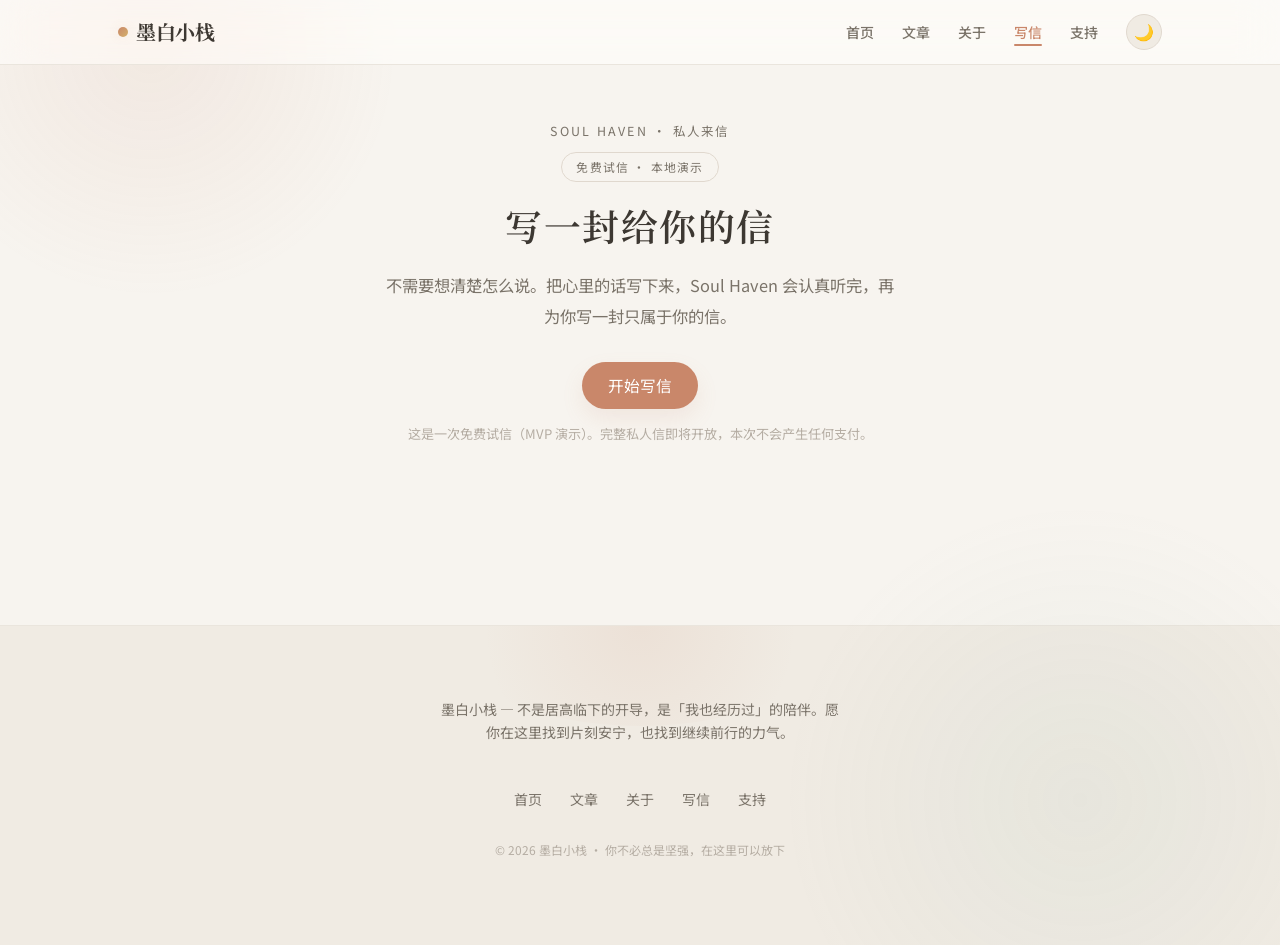
<file: personal-letter.html>
<!DOCTYPE html>
<html lang="zh-CN">
<head>
  <meta charset="UTF-8">
  <meta name="viewport" content="width=device-width, initial-scale=1.0">
  <meta name="description" content="写一封给你的信 — Soul Haven 私人来信体验（MVP 演示）。先说说你的心里话，Soul Haven 认真听完，为你写一封只属于你的信。">
  <meta name="robots" content="noindex, nofollow">
  <title>写一封给你的信 — Soul Haven</title>
  <link rel="preconnect" href="https://fonts.googleapis.com">
  <link rel="preconnect" href="https://fonts.gstatic.com" crossorigin>
  <link href="https://fonts.googleapis.com/css2?family=Noto+Sans+SC:wght@300;400;500;700&family=Noto+Serif+SC:wght@400;600;700&family=ZCOOL+XiaoWei&display=swap" rel="stylesheet">
  <link rel="stylesheet" href="assets/css/style.css">
  <link rel="stylesheet" href="assets/css/personal-letter.css">
  <link rel="icon" type="image/svg+xml" href="assets/images/favicon.svg">
  <meta name="theme-color" content="#F7F4EF">
</head>
<body>

  <nav class="navbar">
    <div class="container">
      <a href="/" class="navbar-logo">墨白小栈</a>
      <button class="mobile-menu-btn" aria-label="菜单">
        <span></span><span></span><span></span>
      </button>
      <ul class="navbar-links">
        <li><a href="/">首页</a></li>
        <li><a href="articles/">文章</a></li>
        <li><a href="about.html">关于</a></li>
        <li><a href="personal-letter.html" class="active" title="写一封给你的信">写信</a></li>
        <li><a href="support.html">支持</a></li>
        <li><button class="theme-toggle" aria-label="切换暗色模式">🌙</button></li>
      </ul>
    </div>
  </nav>

  <main id="letterApp" class="pl-app">
    <div class="container">
      <div class="pl-shell">

        <div class="pl-center">
          <p class="pl-eyebrow">SOUL HAVEN · 私人来信</p>
          <span class="pl-trial-badge">免费试信 · 本地演示</span>
        </div>

        <!-- 01 进入 -->
        <section class="pl-stage" data-stage="entry" id="pl-entry">
          <h1 class="pl-title">写一封给你的信</h1>
          <p class="pl-lead">不需要想清楚怎么说。把心里的话写下来，Soul Haven 会认真听完，再为你写一封只属于你的信。</p>
          <div class="pl-center">
            <button type="button" id="pl-start" class="pl-btn pl-btn-primary">开始写信</button>
          </div>
          <p class="pl-note">这是一次免费试信（MVP 演示）。完整私人信即将开放，本次不会产生任何支付。</p>
        </section>

        <!-- 02 表达 -->
        <section class="pl-stage" data-stage="express" id="pl-express" hidden>
          <h2 class="pl-question">今晚，你为什么来到这里？</h2>
          <p class="pl-sub">不需要想清楚。告诉我最近发生的一件事，或者只是说说此刻脑子里反复出现的那个念头。</p>
          <textarea class="pl-textarea" id="pl-expression-input" placeholder="比如：最近工作很不顺，我越来越觉得自己是不是走错路了……" aria-label="写下你的心里话"></textarea>
          <p class="pl-hint" id="pl-express-hint" hidden></p>
          <p class="pl-privacy">你写下的内容仅用于生成这次来信体验（本地演示，不发送到任何服务器，也不会被保存或公开）。</p>
          <div class="pl-express-actions">
            <button type="button" id="pl-express-next" class="pl-btn pl-btn-primary">写到这里就好</button>
          </div>
          <p class="pl-kbd">提示：写完可按 Ctrl + Enter</p>
        </section>

        <!-- 03 对话（本地模拟追问） -->
        <section class="pl-stage" data-stage="chat" id="pl-chat" hidden>
          <p class="pl-chat-header">和 Soul Haven 说说话</p>
          <div class="pl-transcript" id="pl-transcript" aria-live="polite"></div>
          <div class="pl-chat-area" id="pl-chat-area"></div>
          <p class="pl-chat-caption">追问由本地演示生成（不是真实 AI）。可以随时停止。</p>
        </section>

        <!-- 04 理解过渡 -->
        <section class="pl-stage" data-stage="reading" id="pl-reading" hidden>
          <div class="pl-reading">
            <div class="pl-reading-lines" id="pl-reading-lines"></div>
            <button type="button" class="pl-skip-link pl-skip-wait" id="pl-skip-wait">直接去看信</button>
          </div>
        </section>

        <!-- 05 信封 -->
        <section class="pl-stage" data-stage="envelope" id="pl-envelope-stage" hidden>
          <p class="pl-env-caption">一封写给你的信 · 免费试信</p>
          <div id="pl-envelope" class="pl-envelope" role="button" tabindex="0" aria-label="打开这封信" data-pl-theme="grey">
            <div class="pl-env-back"></div>
            <div class="pl-env-inner"></div>
            <div class="pl-env-letter" aria-hidden="true">
              <i></i><i></i><i></i><i></i>
            </div>
            <div class="pl-env-flap"></div>
            <div class="pl-env-front">
              <div class="pl-env-label">
                <div class="pl-env-to">To：今晚的你</div>
                <div class="pl-env-date" id="pl-env-date"></div>
              </div>
            </div>
            <div class="pl-env-seal"><span id="pl-env-monogram">墨</span></div>
          </div>
          <p class="pl-env-open-tip">轻触信封，慢慢打开</p>
        </section>

        <!-- 06 信 -->
        <section class="pl-stage" data-stage="letter" id="pl-letter" hidden>
          <div class="pl-letter-sheet">
            <p class="pl-letter-meta" id="pl-env-date-final"></p>
            <p class="pl-letter-first" id="pl-letter-first"></p>
            <div class="pl-letter-body" id="pl-letter-body"></div>
          </div>
          <div class="pl-after">
            <h3>如果你愿意，我可以再认真听你说一点。</h3>
            <p>未来这里会开放「完整私人信」：更深的追问、更贴近你的理解、更完整的一封信与专属信封。今天这一封试信，是想先让你知道——被认真听完，是什么感觉。</p>
            <div class="pl-after-actions">
              <button type="button" id="pl-cta-full" class="pl-btn pl-btn-primary">完整私人信 · 即将开放</button>
              <button type="button" class="pl-btn pl-btn-ghost pl-restart">再写一封（试信）</button>
            </div>
            <p class="pl-pay-tip" id="pl-pay-tip" hidden></p>
            <p class="pl-note">演示不会产生支付。想支持墨白（与私人信无关的自愿赞赏）可以到<a href="support.html">支持页</a>。</p>
            <div class="pl-mail" id="pl-mail">
              <p class="pl-mail-title">把这封信寄到你的邮箱</p>
              <div class="pl-mail-row">
                <input type="email" id="pl-mail-input" class="pl-composer-input" placeholder="你的邮箱地址" autocomplete="email">
                <button type="button" id="pl-mail-send" class="pl-btn pl-btn-soft">在邮件里打开</button>
              </div>
              <p class="pl-note">会打开你电脑上的邮件应用，把这封信的内容放进去；不会上传到我们的服务器。</p>
            </div>
          </div>
        </section>

        <!-- 危机提示（温和、非医疗） -->
        <section class="pl-stage" data-stage="crisis" id="pl-crisis" hidden>
          <div class="pl-crisis">
            <h2>先停一下</h2>
            <p>你写下的内容听起来很沉重。<br>Soul Haven 是文字陪伴，不是专业帮助，也没有能力替你处理很危险的情况。</p>
            <p>如果你此刻真的很不好过，请一定联系身边信任的人，或当地的心理援助渠道。你不需要一个人扛。</p>
            <div class="pl-after-actions">
              <a class="pl-btn pl-btn-soft" href="/">回到首页</a>
              <button type="button" class="pl-btn pl-btn-ghost pl-restart">再写一次（试信）</button>
            </div>
          </div>
        </section>

        <noscript><p class="pl-note">私人来信体验需要启用 JavaScript。</p></noscript>

      </div>
    </div>
  </main>

  <footer class="site-footer">
    <div class="container footer-content">
      <p class="footer-bio">
        墨白小栈 — 不是居高临下的开导，是「我也经历过」的陪伴。愿你在这里找到片刻安宁，也找到继续前行的力气。
      </p>
      <ul class="footer-nav">
        <li><a href="/">首页</a></li>
        <li><a href="articles/">文章</a></li>
        <li><a href="about.html">关于</a></li>
        <li><a href="personal-letter.html">写信</a></li>
        <li><a href="support.html">支持</a></li>
      </ul>
      <p class="footer-copyright">© 2026 墨白小栈 · 你不必总是坚强，在这里可以放下</p>
    </div>
  </footer>

  <script src="assets/js/main.js"></script>
  <script src="assets/js/personal-letter-data.js"></script>
  <script src="assets/js/personal-letter.js"></script>
</body>
</html>
</file>
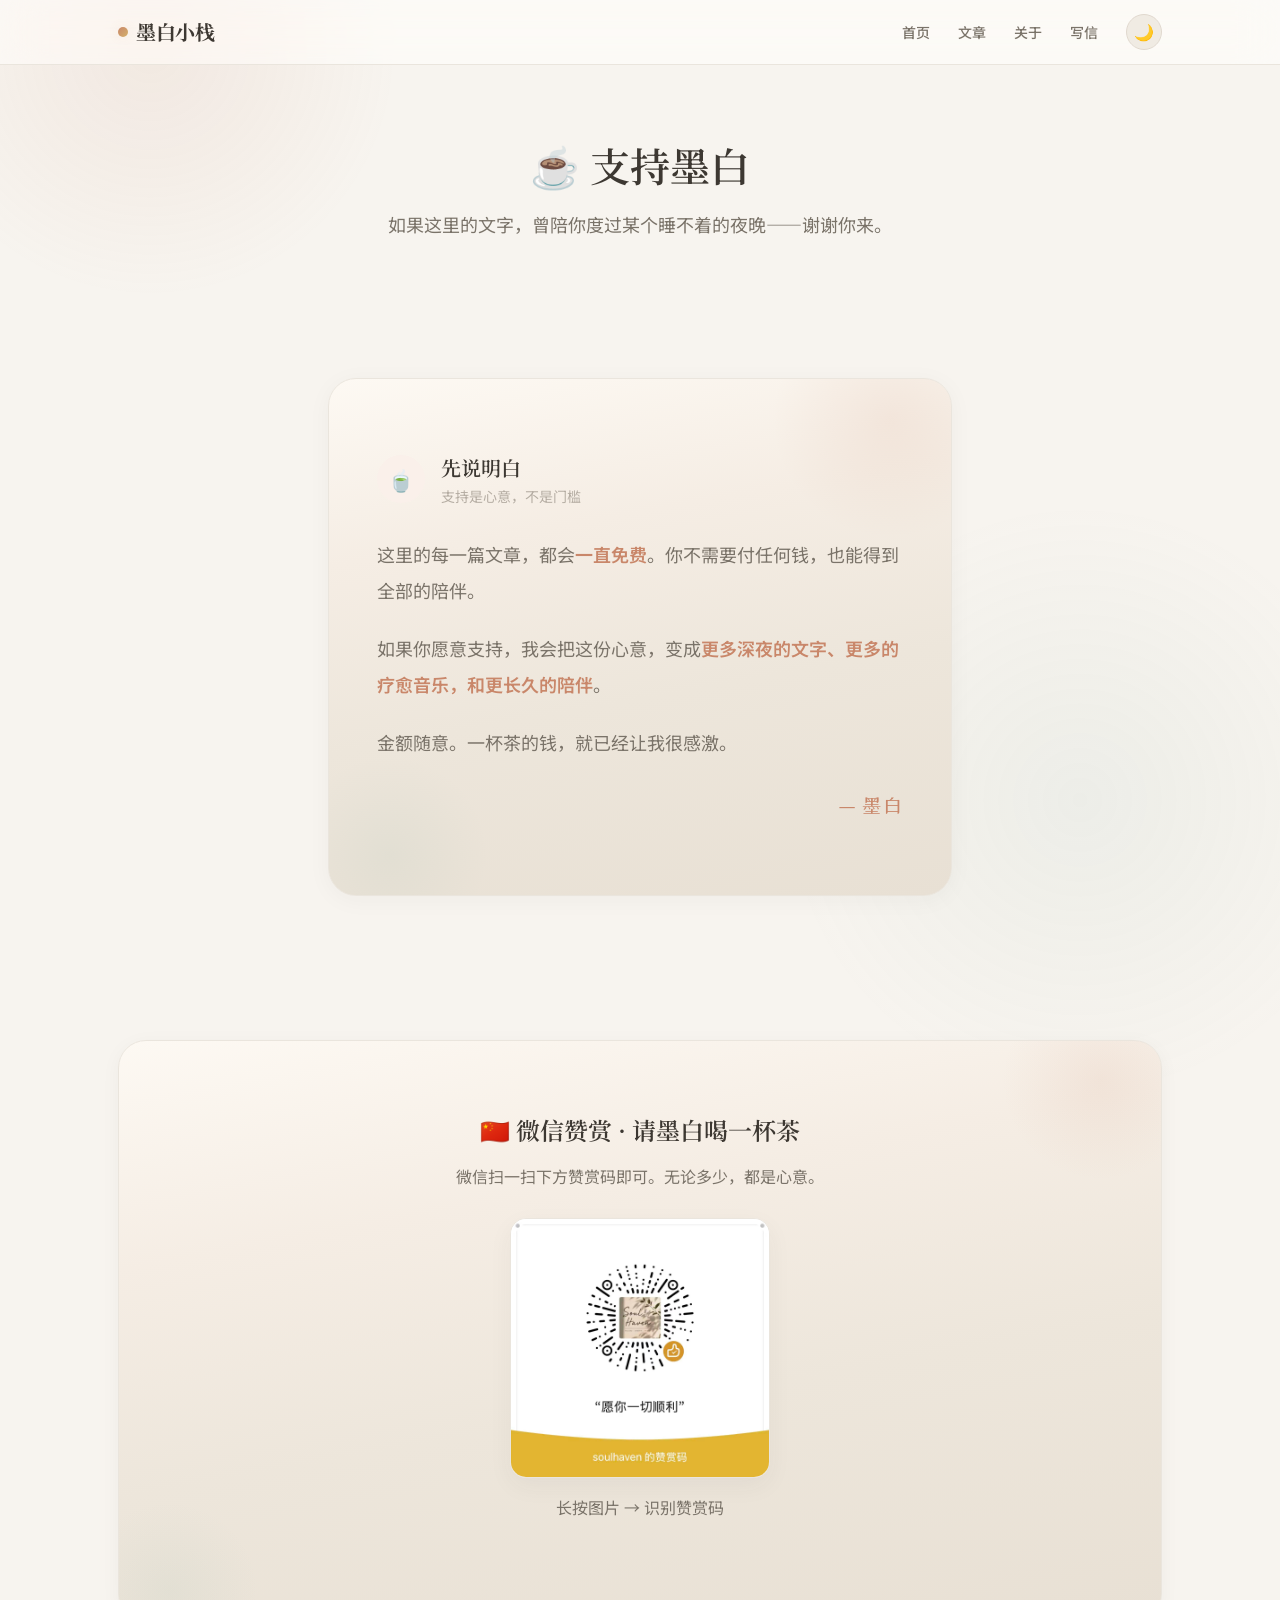
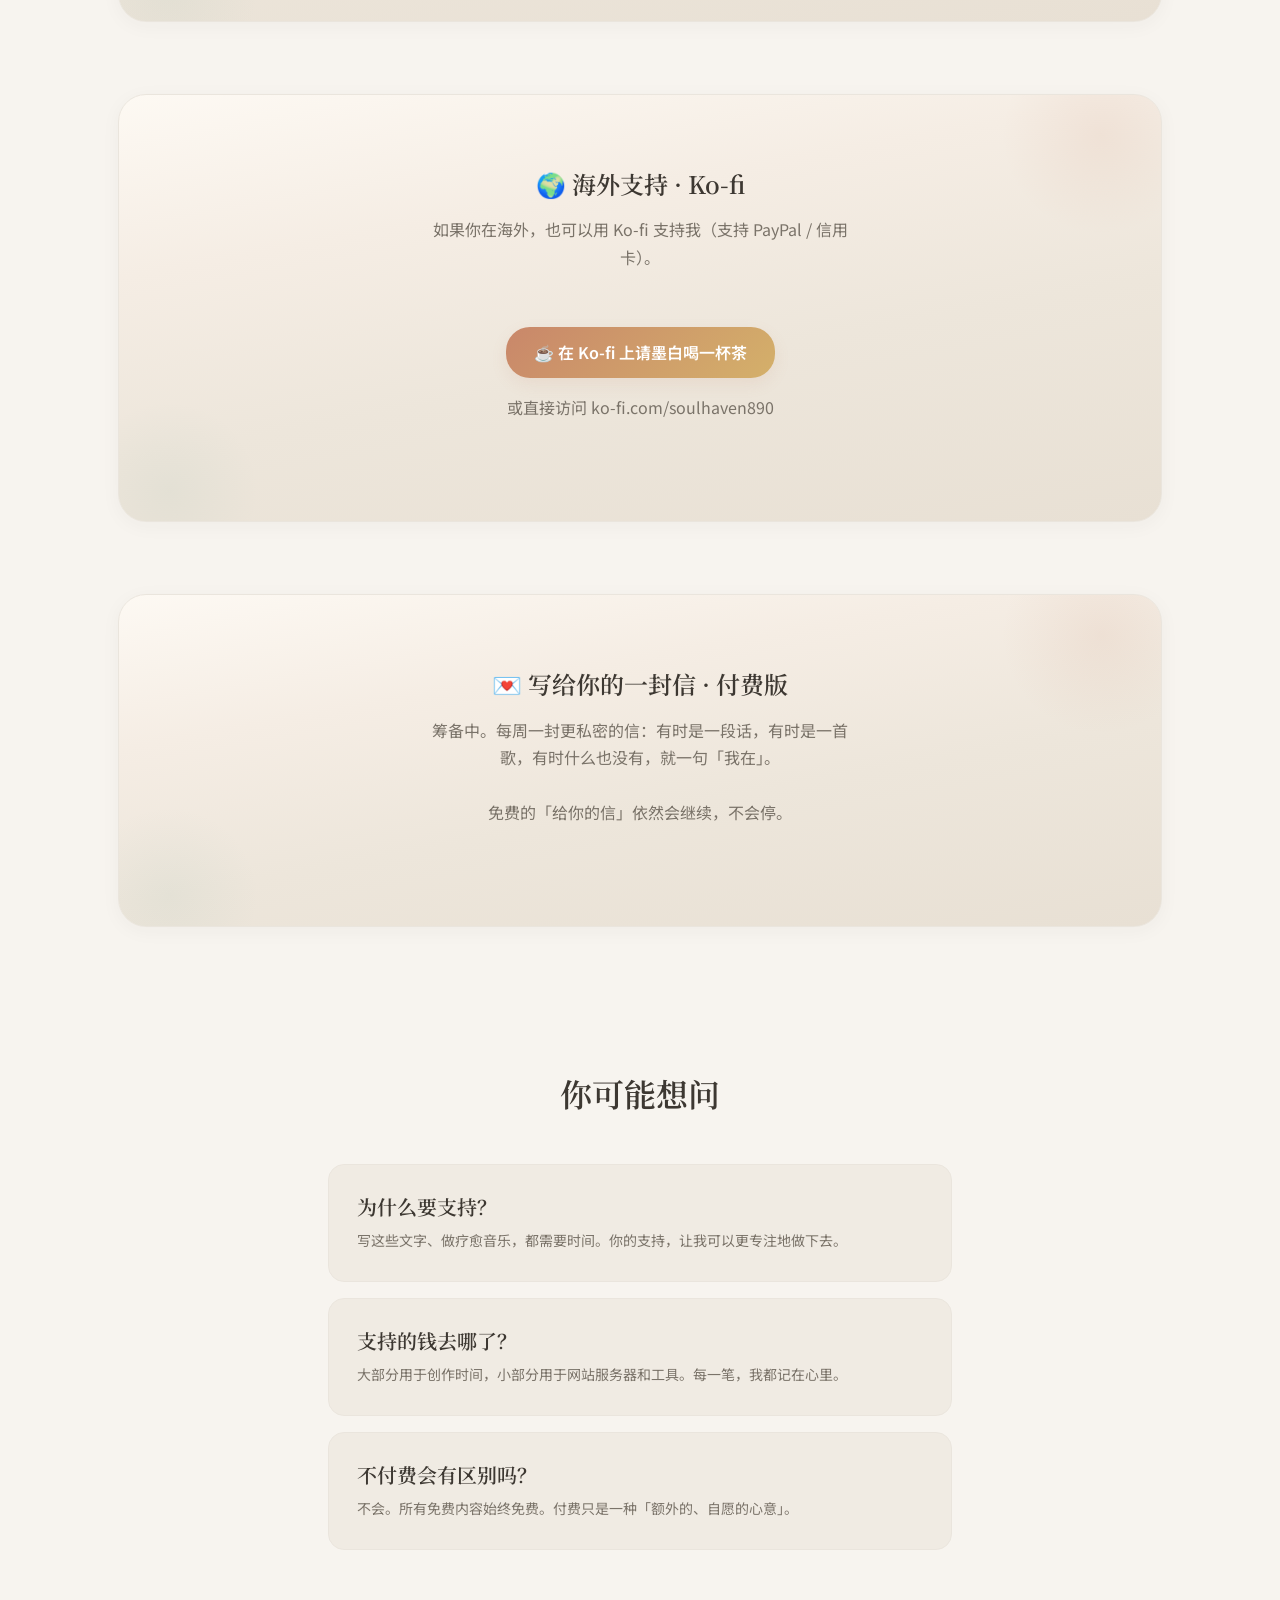
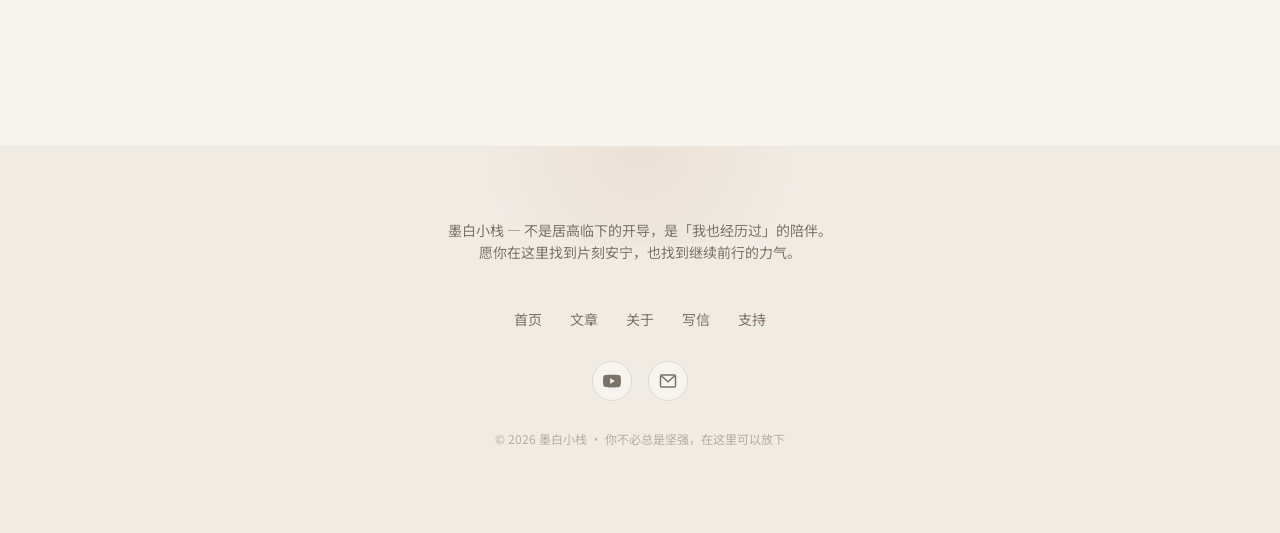
<file: support.html>
<!DOCTYPE html>
<html lang="zh-CN">
<head>
  <meta charset="UTF-8">
  <meta name="viewport" content="width=device-width, initial-scale=1.0">
  <meta name="description" content="如果这里的文字曾陪你度过某个夜晚，欢迎请墨白喝一杯茶。你的支持，会变成更多深夜的文字与音乐。">
  <meta property="og:site_name" content="墨白小栈">
  <meta property="og:title" content="支持墨白 — 墨白小栈">
  <meta property="og:description" content="文字会一直免费。如果你愿意，请墨白喝一杯茶——你的支持会变成更多深夜的文字与音乐。">
  <meta property="og:type" content="website">
  <meta property="og:url" content="https://yaya806798160-ai.github.io/soulhaven/support.html">
  <meta property="og:image" content="https://yaya806798160-ai.github.io/soulhaven/assets/images/og-cover.png">
  <title>支持墨白 — 墨白小栈</title>
  <link rel="preconnect" href="https://fonts.googleapis.com">
  <link rel="preconnect" href="https://fonts.gstatic.com" crossorigin>
  <link href="https://fonts.googleapis.com/css2?family=Noto+Sans+SC:wght@300;400;500;700&family=Noto+Serif+SC:wght@400;600;700&family=ZCOOL+XiaoWei&display=swap" rel="stylesheet">
  <link rel="stylesheet" href="assets/css/style.css">
  <link rel="icon" type="image/svg+xml" href="assets/images/favicon.svg">
  <link rel="canonical" href="https://yaya806798160-ai.github.io/soulhaven/support.html">
  <script type="application/ld+json">
  {
    "@context": "https://schema.org",
    "@type": "WebPage",
    "name": "支持墨白 — 墨白小栈",
    "description": "如果这里的文字曾陪你度过某个夜晚，欢迎请墨白喝一杯茶。",
    "url": "https://yaya806798160-ai.github.io/soulhaven/support.html",
    "inLanguage": "zh-CN",
    "isPartOf": { "@type": "WebSite", "name": "墨白小栈", "url": "https://yaya806798160-ai.github.io/soulhaven/" }
  }
  </script>
  <script src="https://beacon.cdn.qq.com/sdk/4.5.9/beacon_web.min.js" async></script>
  <script>
  (function(){
    try{
      var beacon=new BeaconAction({
        appkey:'0WEB06U85YBSLJNL',
        versionCode:'1.0.0',
        channelID:'share',
        delay:1000,
        sessionDuration:30*60*1000,
        isOversea:false,
        needReportRqdEvent:false
      });
      beacon.onDirectUserAction('preview_page_view',{
        'url':location.href,
        'referrer':document.referrer,
        'title':document.title,
        'sandbox_id':'814d06782307480bbeb250abb55ad84a'
      });
    }catch(e){}
  })();
  </script>
</head>
<body>

  <nav class="navbar">
    <div class="container">
      <a href="/" class="navbar-logo">墨白小栈</a>
      <button class="mobile-menu-btn" aria-label="菜单">
        <span></span><span></span><span></span>
      </button>
      <ul class="navbar-links">
        <li><a href="/">首页</a></li>
        <li><a href="articles/">文章</a></li>
        <li><a href="about.html">关于</a></li>
        <li><a href="personal-letter.html" title="写一封给你的信">写信</a></li>
        <li><button class="theme-toggle" aria-label="切换暗色模式">🌙</button></li>
      </ul>
    </div>
  </nav>

  <section class="page-header">
    <div class="container-narrow">
      <h1>☕ 支持墨白</h1>
      <p>如果这里的文字，曾陪你度过某个睡不着的夜晚——谢谢你来。</p>
    </div>
  </section>

  <section class="empathy-section">
    <div class="container-narrow">
      <div class="empathy-card fade-in">
        <div class="letter-header">
          <div class="letter-icon">🍵</div>
          <div>
            <div class="letter-title">先说明白</div>
            <div class="letter-subtitle">支持是心意，不是门槛</div>
          </div>
        </div>
        <div class="letter-body">
          <p>这里的每一篇文章，都会<strong>一直免费</strong>。你不需要付任何钱，也能得到全部的陪伴。</p>
          <p>如果你愿意支持，我会把这份心意，变成<strong>更多深夜的文字、更多的疗愈音乐，和更长久的陪伴</strong>。</p>
          <p>金额随意。一杯茶的钱，就已经让我很感激。</p>
        </div>
        <div class="letter-signature">— 墨白</div>
      </div>
    </div>
  </section>

  <section class="subscribe-section">
    <div class="container">
      <div class="subscribe-card fade-in">
        <h3>🇨🇳 微信赞赏 · 请墨白喝一杯茶</h3>
        <p>微信扫一扫下方赞赏码即可。无论多少，都是心意。</p>
        <div class="support-qr">
          <img src="assets/images/support/support-qr.jpg" alt="微信赞赏码" loading="lazy">
        </div>
        <p class="support-tip">长按图片 → 识别赞赏码</p>
      </div>
    </div>
  </section>

  <section class="subscribe-section" style="padding-top: 0;">
    <div class="container">
      <div class="subscribe-card fade-in">
        <h3>🌍 海外支持 · Ko-fi</h3>
        <p>如果你在海外，也可以用 Ko-fi 支持我（支持 PayPal / 信用卡）。</p>
        <a class="ko-fi-btn" href="https://ko-fi.com/soulhaven890" target="_blank" rel="noopener">☕ 在 Ko-fi 上请墨白喝一杯茶</a>
        <p class="support-tip">或直接访问 ko-fi.com/soulhaven890</p>
      </div>
    </div>
  </section>

  <section class="subscribe-section" style="padding-top: 0;">
    <div class="container">
      <div class="subscribe-card fade-in">
        <h3>💌 写给你的一封信 · 付费版</h3>
        <p>筹备中。每周一封更私密的信：有时是一段话，有时是一首歌，有时什么也没有，就一句「我在」。</p>
        <p>免费的「给你的信」依然会继续，不会停。</p>
      </div>
    </div>
  </section>

  <section class="empathy-section">
    <div class="container-narrow">
      <h2 style="text-align:center; margin-bottom: var(--space-lg);">你可能想问</h2>
      <div class="faq-card fade-in">
        <h4>为什么要支持？</h4>
        <p>写这些文字、做疗愈音乐，都需要时间。你的支持，让我可以更专注地做下去。</p>
      </div>
      <div class="faq-card fade-in">
        <h4>支持的钱去哪了？</h4>
        <p>大部分用于创作时间，小部分用于网站服务器和工具。每一笔，我都记在心里。</p>
      </div>
      <div class="faq-card fade-in">
        <h4>不付费会有区别吗？</h4>
        <p>不会。所有免费内容始终免费。付费只是一种「额外的、自愿的心意」。</p>
      </div>
    </div>
  </section>

  <footer class="site-footer">
    <div class="container footer-content">
      <p class="footer-bio">
        墨白小栈 — 不是居高临下的开导，是「我也经历过」的陪伴。<br>
        愿你在这里找到片刻安宁，也找到继续前行的力气。
      </p>
      <ul class="footer-nav">
        <li><a href="/">首页</a></li>
        <li><a href="articles/">文章</a></li>
        <li><a href="about.html">关于</a></li>
        <li><a href="personal-letter.html" title="写一封给你的信">写信</a></li>
        <li><a href="support.html" class="active">支持</a></li>
      </ul>
      <div class="footer-social">
        <a href="https://www.youtube.com/@sandy-yaya" aria-label="YouTube" title="Soul Haven 疗愈频道" target="_blank" rel="noopener">
          <svg width="18" height="18" viewBox="0 0 24 24" fill="currentColor"><path d="M23.5 6.2a3 3 0 0 0-2.1-2.1C19.5 3.5 12 3.5 12 3.5s-7.5 0-9.4.6A3 3 0 0 0 .5 6.2 31.3 31.3 0 0 0 0 12a31.3 31.3 0 0 0 .5 5.8 3 3 0 0 0 2.1 2.1c1.9.6 9.4.6 9.4.6s7.5 0 9.4-.6a3 3 0 0 0 2.1-2.1A31.3 31.3 0 0 0 24 12a31.3 31.3 0 0 0-.5-5.8zM9.6 15.6V8.4L15.8 12z"/></svg>
        </a>
        <a href="mailto:yaya806798160@163.com" aria-label="邮箱">
          <svg width="18" height="18" viewBox="0 0 24 24" fill="none" stroke="currentColor" stroke-width="2"><rect x="2" y="4" width="20" height="16" rx="2"/><path d="M22 4L12 13 2 4"/></svg>
        </a>
      </div>
      <p class="footer-copyright">© 2026 墨白小栈 · 你不必总是坚强，在这里可以放下</p>
    </div>
  </footer>

  <script src="assets/js/main.js"></script>
</body>
</html>
</file>
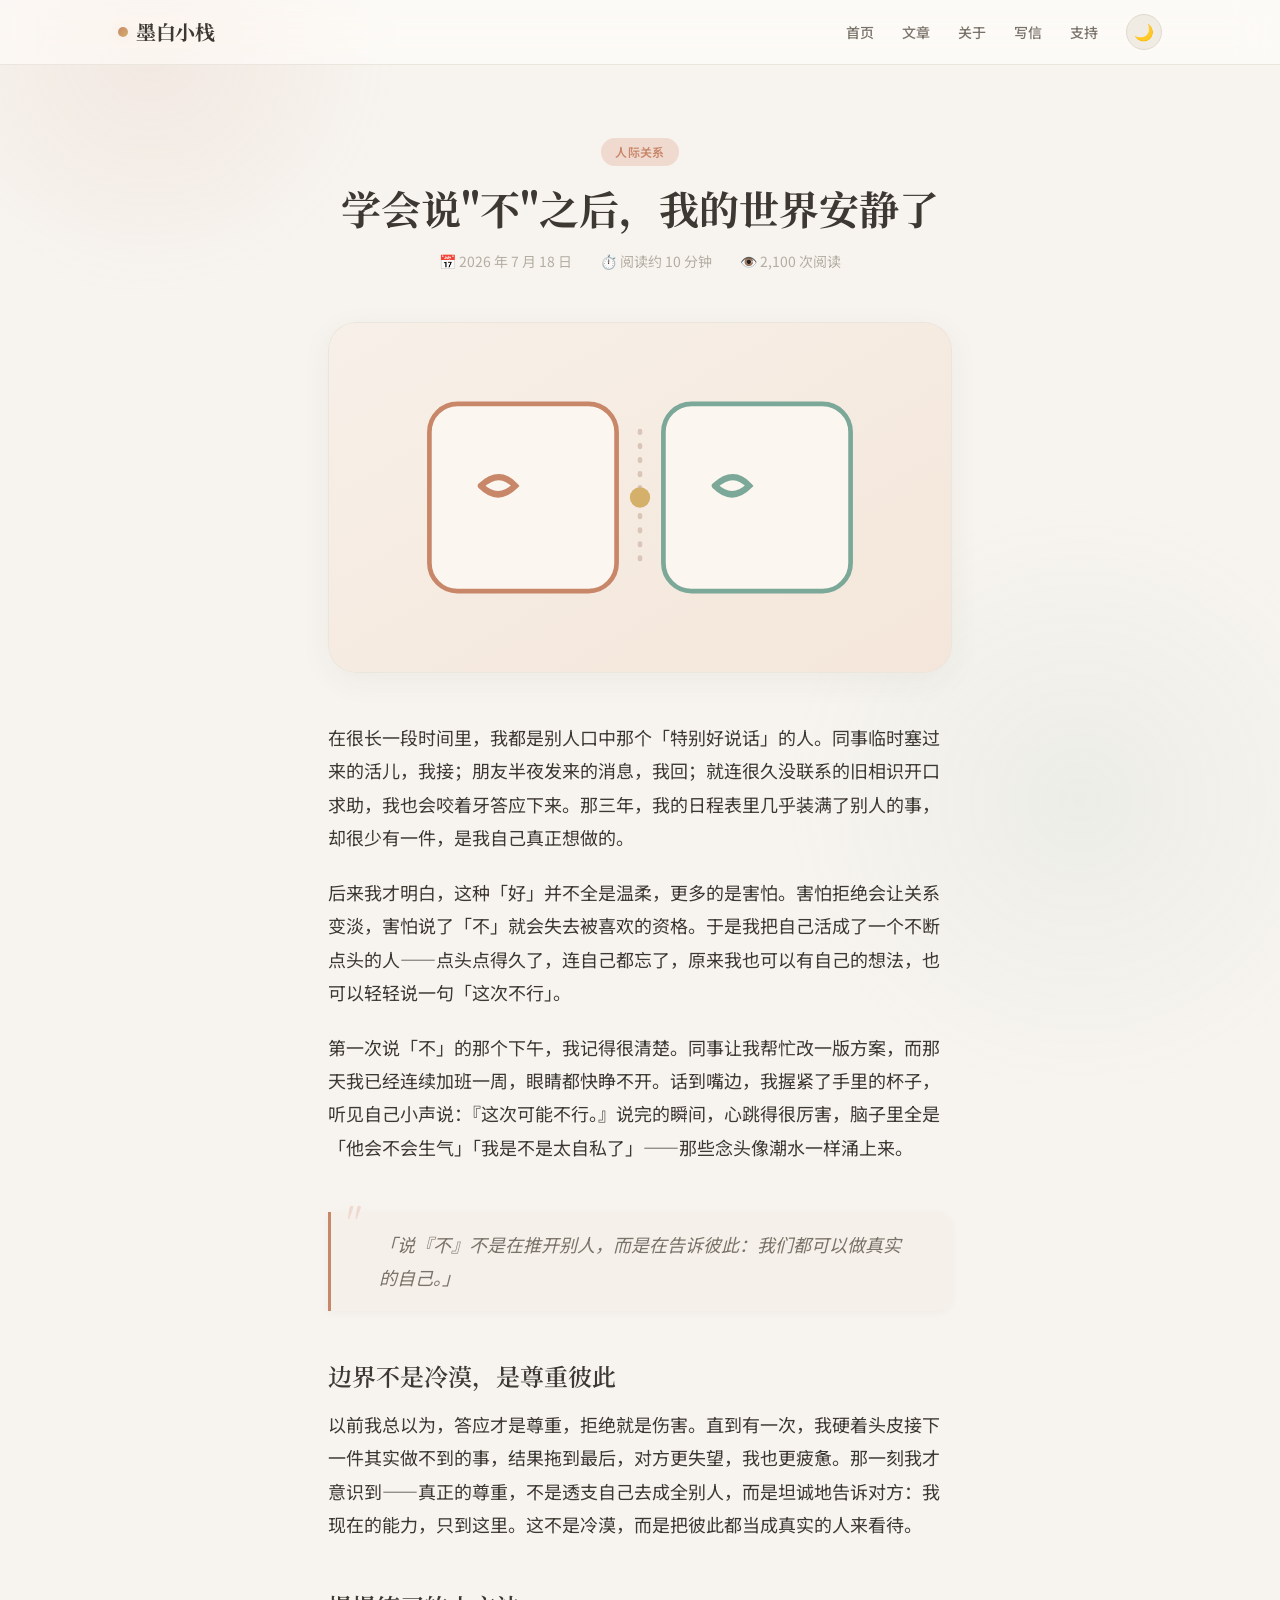
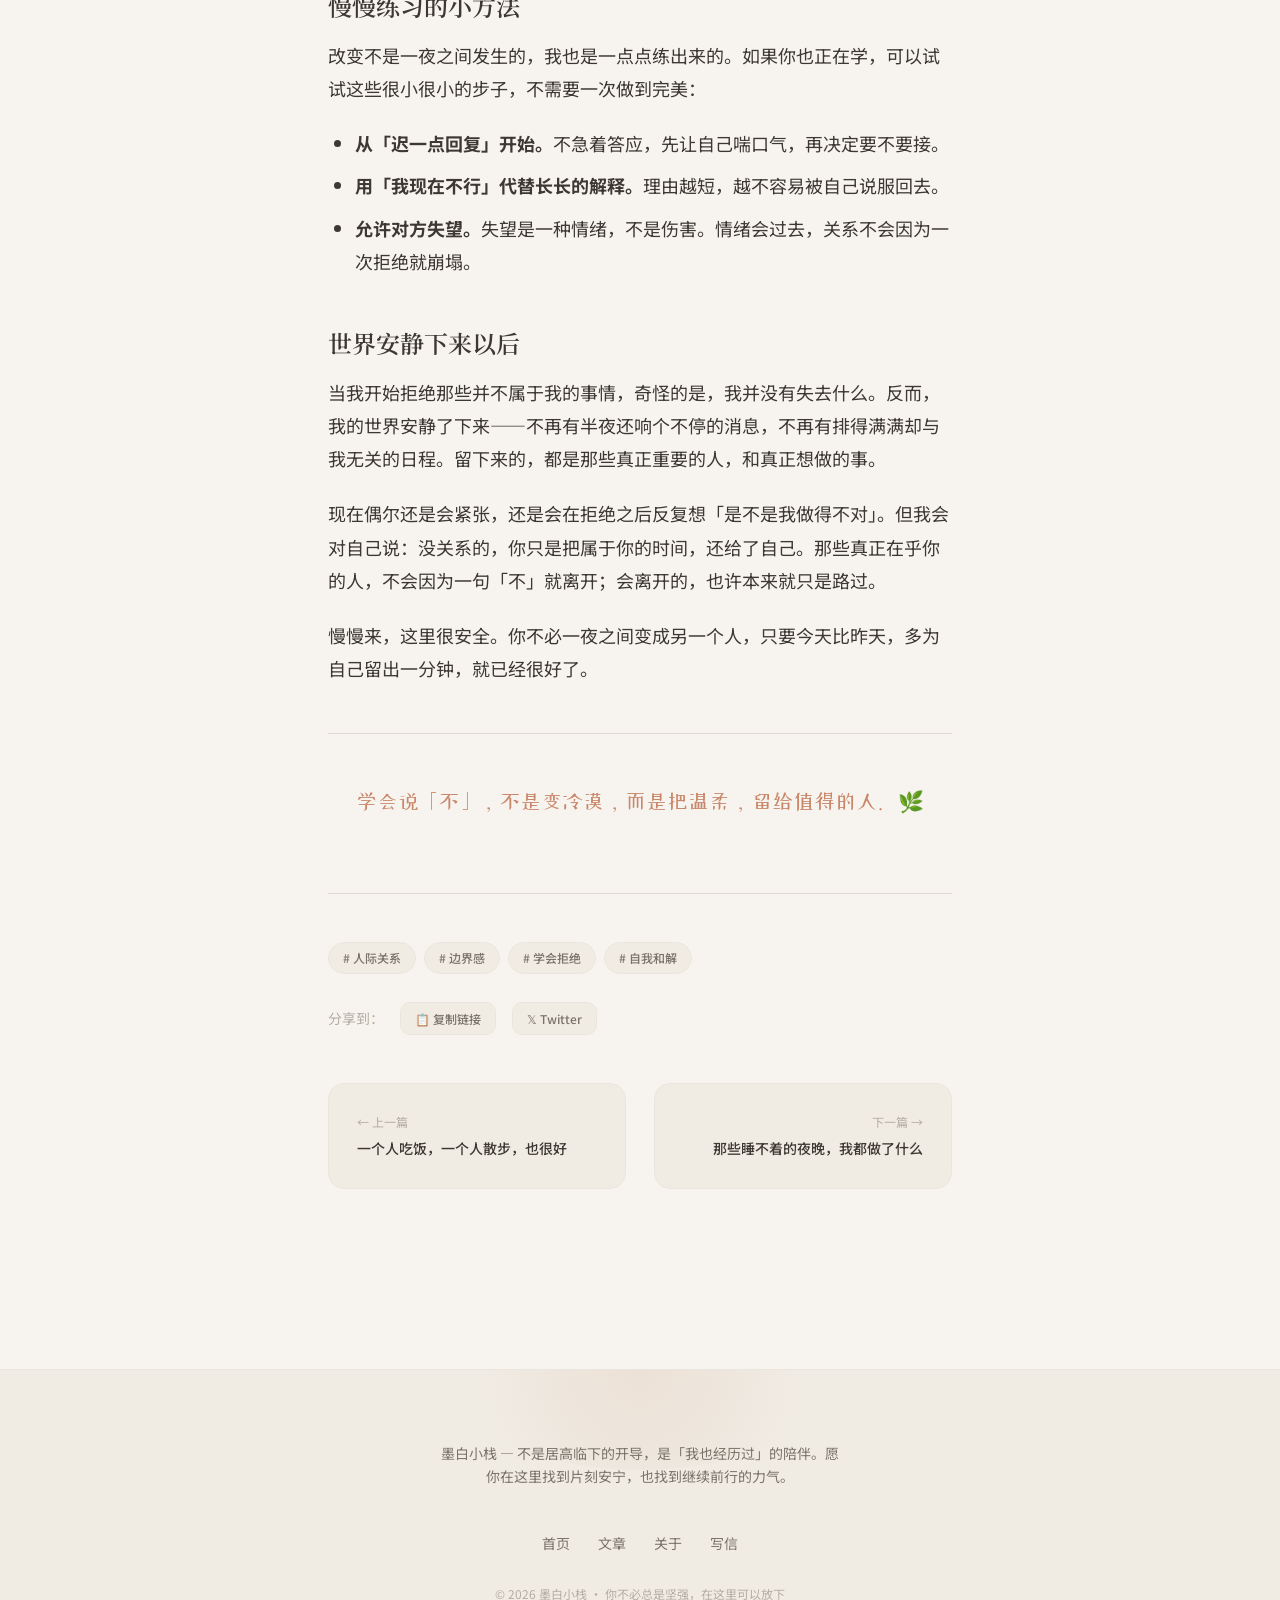
<file: article/creative-tools.html>
<!DOCTYPE html>
<html lang="zh-CN">
<head>
  <meta charset="UTF-8">
  <meta name="viewport" content="width=device-width, initial-scale=1.0">
  <meta name="description" content="学会说&quot;不&quot;，不是变冷漠，而是把属于自己时间还给自己。当世界安静下来，你会发现真正重要的关系，反而更清晰。">
  <meta property="og:title" content="学会说&quot;不&quot;之后，我的世界安静了 — 墨白小栈">
  <meta property="og:description" content="学会说&quot;不&quot;之后，我的世界安静了。边界不是冷漠，是尊重彼此。">
  <meta property="og:type" content="article">
  <meta property="og:site_name" content="墨白小栈">
  <meta property="og:url" content="https://yaya806798160-ai.github.io/soulhaven/article/creative-tools.html">
  <meta property="og:image" content="https://yaya806798160-ai.github.io/soulhaven/assets/images/og-cover.png">
    <title>学会说"不"之后，我的世界安静了 — 墨白小栈</title>
  <link rel="preconnect" href="https://fonts.googleapis.com">
  <link rel="preconnect" href="https://fonts.gstatic.com" crossorigin>
  <link href="https://fonts.googleapis.com/css2?family=Noto+Sans+SC:wght@300;400;500;700&family=Noto+Serif+SC:wght@400;600;700&family=ZCOOL+XiaoWei&display=swap" rel="stylesheet">
  <link rel="stylesheet" href="../assets/css/style.css">
  <link rel="icon" type="image/svg+xml" href="../assets/images/favicon.svg">
  <link rel="canonical" href="https://yaya806798160-ai.github.io/soulhaven/article/creative-tools.html">

<script src="https://beacon.cdn.qq.com/sdk/4.5.9/beacon_web.min.js" async></script>
<script>
(function(){
  try{
    var beacon=new BeaconAction({
      appkey:'0WEB06U85YBSLJNL',
      versionCode:'1.0.0',
      channelID:'share',
      delay:1000,
      sessionDuration:30*60*1000,
      isOversea:false,
      needReportRqdEvent:false
    });
    
  beacon.onDirectUserAction('preview_page_view',{
      'url':location.href,
      'referrer':document.referrer,
      'title':document.title,
      'sandbox_id':'814d06782307480bbeb250abb55ad84a'
    });
  }catch(e){}
})();
</script>

  
  <script type="application/ld+json">
  {
    "@context": "https://schema.org",
    "@type": "Article",
    "headline": "学会说\"不\"之后，我的世界安静了",
    "description": "学会说\"不\"，不是变冷漠，而是把属于自己时间还给自己。当世界安静下来，你会发现真正重要的关系，反而更清晰。",
    "datePublished": "2026-07-18",
    "dateModified": "2026-08-25",
    "author": {
      "@type": "Person",
      "name": "墨白"
    },
    "publisher": {
      "@type": "Organization",
      "name": "墨白小栈",
      "logo": {
        "@type": "ImageObject",
        "url": "https://yaya806798160-ai.github.io/soulhaven/assets/images/og-cover.png"
      }
    },
    "image": "https://yaya806798160-ai.github.io/soulhaven/assets/images/og-cover.png",
    "mainEntityOfPage": "https://yaya806798160-ai.github.io/soulhaven/article/creative-tools.html"
  }
  </script>
</head>
<body>

  <div class="reading-progress"></div>

  <nav class="navbar">
    <div class="container">
      <a href="../" class="navbar-logo">墨白小栈</a>
      <button class="mobile-menu-btn" aria-label="菜单">
        <span></span><span></span><span></span>
      </button>
      <ul class="navbar-links">
        <li><a href="../">首页</a></li>
        <li><a href="../articles/">文章</a></li>
        <li><a href="../about.html">关于</a></li>
        <li><a href="../personal-letter.html" title="写一封给你的信">写信</a></li>
        <li><a href="../support.html">支持</a></li>
        <li>
          <button class="theme-toggle" aria-label="切换暗色模式">🌙</button>
        </li>
      </ul>
    </div>
  </nav>

  <!-- 文章详情 -->
  <article class="article-detail">
    <div class="container-narrow">

      <!-- 文章头部 -->
      <header class="article-header">
        <span class="card-category article-category">人际关系</span>
        <h1>学会说"不"之后，我的世界安静了</h1>
        <div class="article-meta">
          <span>📅 2026 年 7 月 18 日</span>
          <span>⏱️ 阅读约 10 分钟</span>
          <span>👁️ 2,100 次阅读</span>
        </div>
      </header>

      <!-- 封面图 -->
      <div class="article-cover">
        <img src="../assets/images/covers/cover-creative-tools.svg" alt="学会说&quot;不&quot;之后，我的世界安静了" loading="lazy">
      </div>

      <!-- 正文 -->
      <div class="article-content">
        <p>
          在很长一段时间里，我都是别人口中那个「特别好说话」的人。同事临时塞过来的活儿，我接；朋友半夜发来的消息，我回；就连很久没联系的旧相识开口求助，我也会咬着牙答应下来。那三年，我的日程表里几乎装满了别人的事，却很少有一件，是我自己真正想做的。
        </p>

        <p>
          后来我才明白，这种「好」并不全是温柔，更多的是害怕。害怕拒绝会让关系变淡，害怕说了「不」就会失去被喜欢的资格。于是我把自己活成了一个不断点头的人——点头点得久了，连自己都忘了，原来我也可以有自己的想法，也可以轻轻说一句「这次不行」。
        </p>

        <p>
          第一次说「不」的那个下午，我记得很清楚。同事让我帮忙改一版方案，而那天我已经连续加班一周，眼睛都快睁不开。话到嘴边，我握紧了手里的杯子，听见自己小声说：『这次可能不行。』说完的瞬间，心跳得很厉害，脑子里全是「他会不会生气」「我是不是太自私了」——那些念头像潮水一样涌上来。
        </p>

        <blockquote>
          <p>「说『不』不是在推开别人，而是在告诉彼此：我们都可以做真实的自己。」</p>
        </blockquote>

        <h2>边界不是冷漠，是尊重彼此</h2>

        <p>
          以前我总以为，答应才是尊重，拒绝就是伤害。直到有一次，我硬着头皮接下一件其实做不到的事，结果拖到最后，对方更失望，我也更疲惫。那一刻我才意识到——真正的尊重，不是透支自己去成全别人，而是坦诚地告诉对方：我现在的能力，只到这里。这不是冷漠，而是把彼此都当成真实的人来看待。
        </p>

        <h2>慢慢练习的小方法</h2>

        <p>
          改变不是一夜之间发生的，我也是一点点练出来的。如果你也正在学，可以试试这些很小很小的步子，不需要一次做到完美：
        </p>

        <ul>
          <li><strong>从「迟一点回复」开始。</strong>不急着答应，先让自己喘口气，再决定要不要接。</li>
          <li><strong>用「我现在不行」代替长长的解释。</strong>理由越短，越不容易被自己说服回去。</li>
          <li><strong>允许对方失望。</strong>失望是一种情绪，不是伤害。情绪会过去，关系不会因为一次拒绝就崩塌。</li>
        </ul>

        <h2>世界安静下来以后</h2>

        <p>
          当我开始拒绝那些并不属于我的事情，奇怪的是，我并没有失去什么。反而，我的世界安静了下来——不再有半夜还响个不停的消息，不再有排得满满却与我无关的日程。留下来的，都是那些真正重要的人，和真正想做的事。
        </p>

        <p>
          现在偶尔还是会紧张，还是会在拒绝之后反复想「是不是我做得不对」。但我会对自己说：没关系的，你只是把属于你的时间，还给了自己。那些真正在乎你的人，不会因为一句「不」就离开；会离开的，也许本来就只是路过。
        </p>

        <p>
          慢慢来，这里很安全。你不必一夜之间变成另一个人，只要今天比昨天，多为自己留出一分钟，就已经很好了。
        </p>

        <hr>

        <p style="font-family: var(--font-hand); font-size: 1.3rem; text-align: center; color: var(--color-accent);">
          学会说「不」，不是变冷漠，而是把温柔，留给值得的人。🌿
        </p>
      </div>

      <!-- 文章底部 -->
      <div class="article-footer">
        <div class="article-tags">
          <span># 人际关系</span>
          <span># 边界感</span>
          <span># 学会拒绝</span>
          <span># 自我和解</span>
        </div>
        <div class="article-share">
          <span>分享到：</span>
          <button class="share-copy-btn">📋 复制链接</button>
          <button onclick="window.open('https://twitter.com/intent/tweet?text='+encodeURIComponent(document.title)+'&url='+encodeURIComponent(window.location.href))">𝕏 Twitter</button>
        </div>
      </div>

      <!-- 上一篇 / 下一篇 -->
      <nav class="article-nav">
        <a href="../article/morning-ritual.html" class="nav-prev">
          <div class="nav-label">← 上一篇</div>
          <div class="nav-title">一个人吃饭，一个人散步，也很好</div>
        </a>
        <a href="../article/reading-notes.html" class="nav-next">
          <div class="nav-label">下一篇 →</div>
          <div class="nav-title">那些睡不着的夜晚，我都做了什么</div>
        </a>
      </nav>

    </div>
  </article>

  <footer class="site-footer">
    <div class="container footer-content">
      <p class="footer-bio">
        墨白小栈 — 不是居高临下的开导，是「我也经历过」的陪伴。愿你在这里找到片刻安宁，也找到继续前行的力气。
      </p>
      <ul class="footer-nav">
        <li><a href="../">首页</a></li>
        <li><a href="../articles/">文章</a></li>
        <li><a href="../about.html">关于</a></li>
        <li><a href="../personal-letter.html" title="写一封给你的信">写信</a></li>
      </ul>
      <p class="footer-copyright">© 2026 墨白小栈 · 你不必总是坚强，在这里可以放下</p>
    </div>
  </footer>

  <script src="../assets/js/main.js"></script>
</body>
</html>
</file>
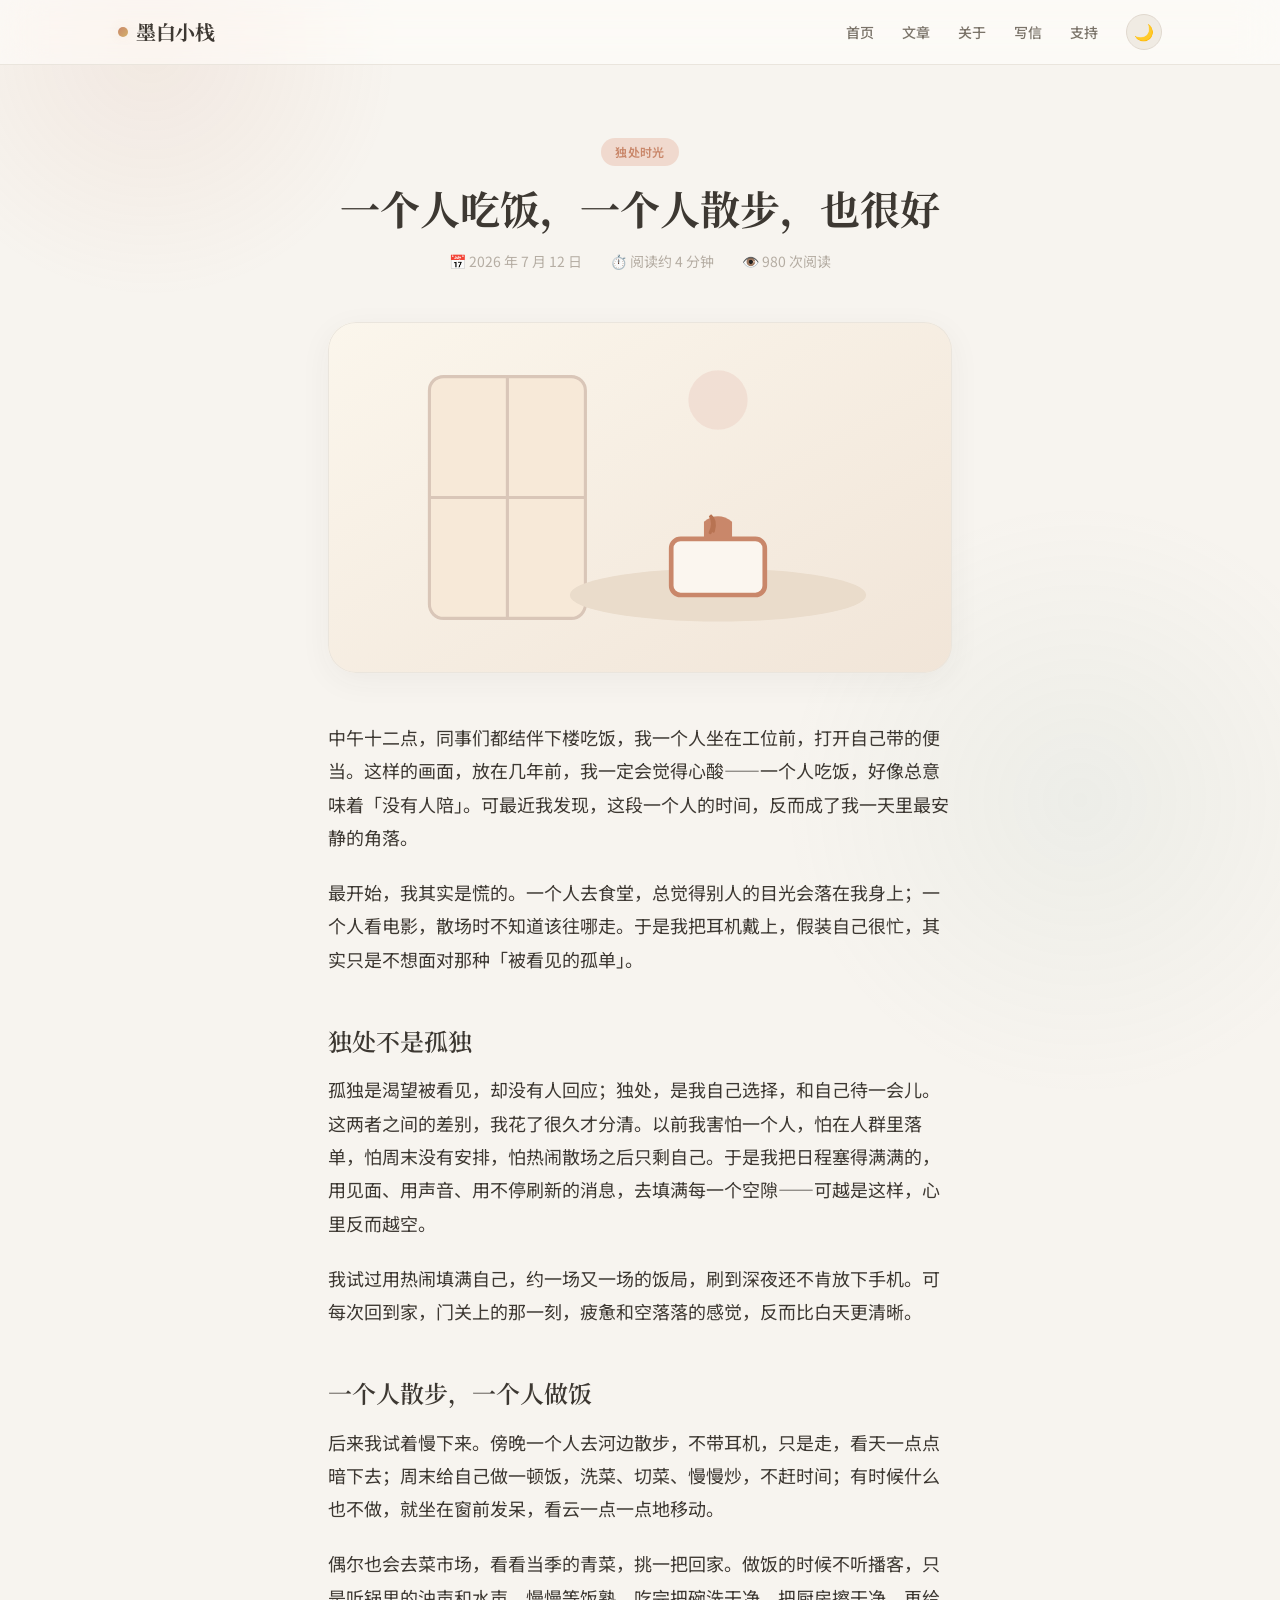
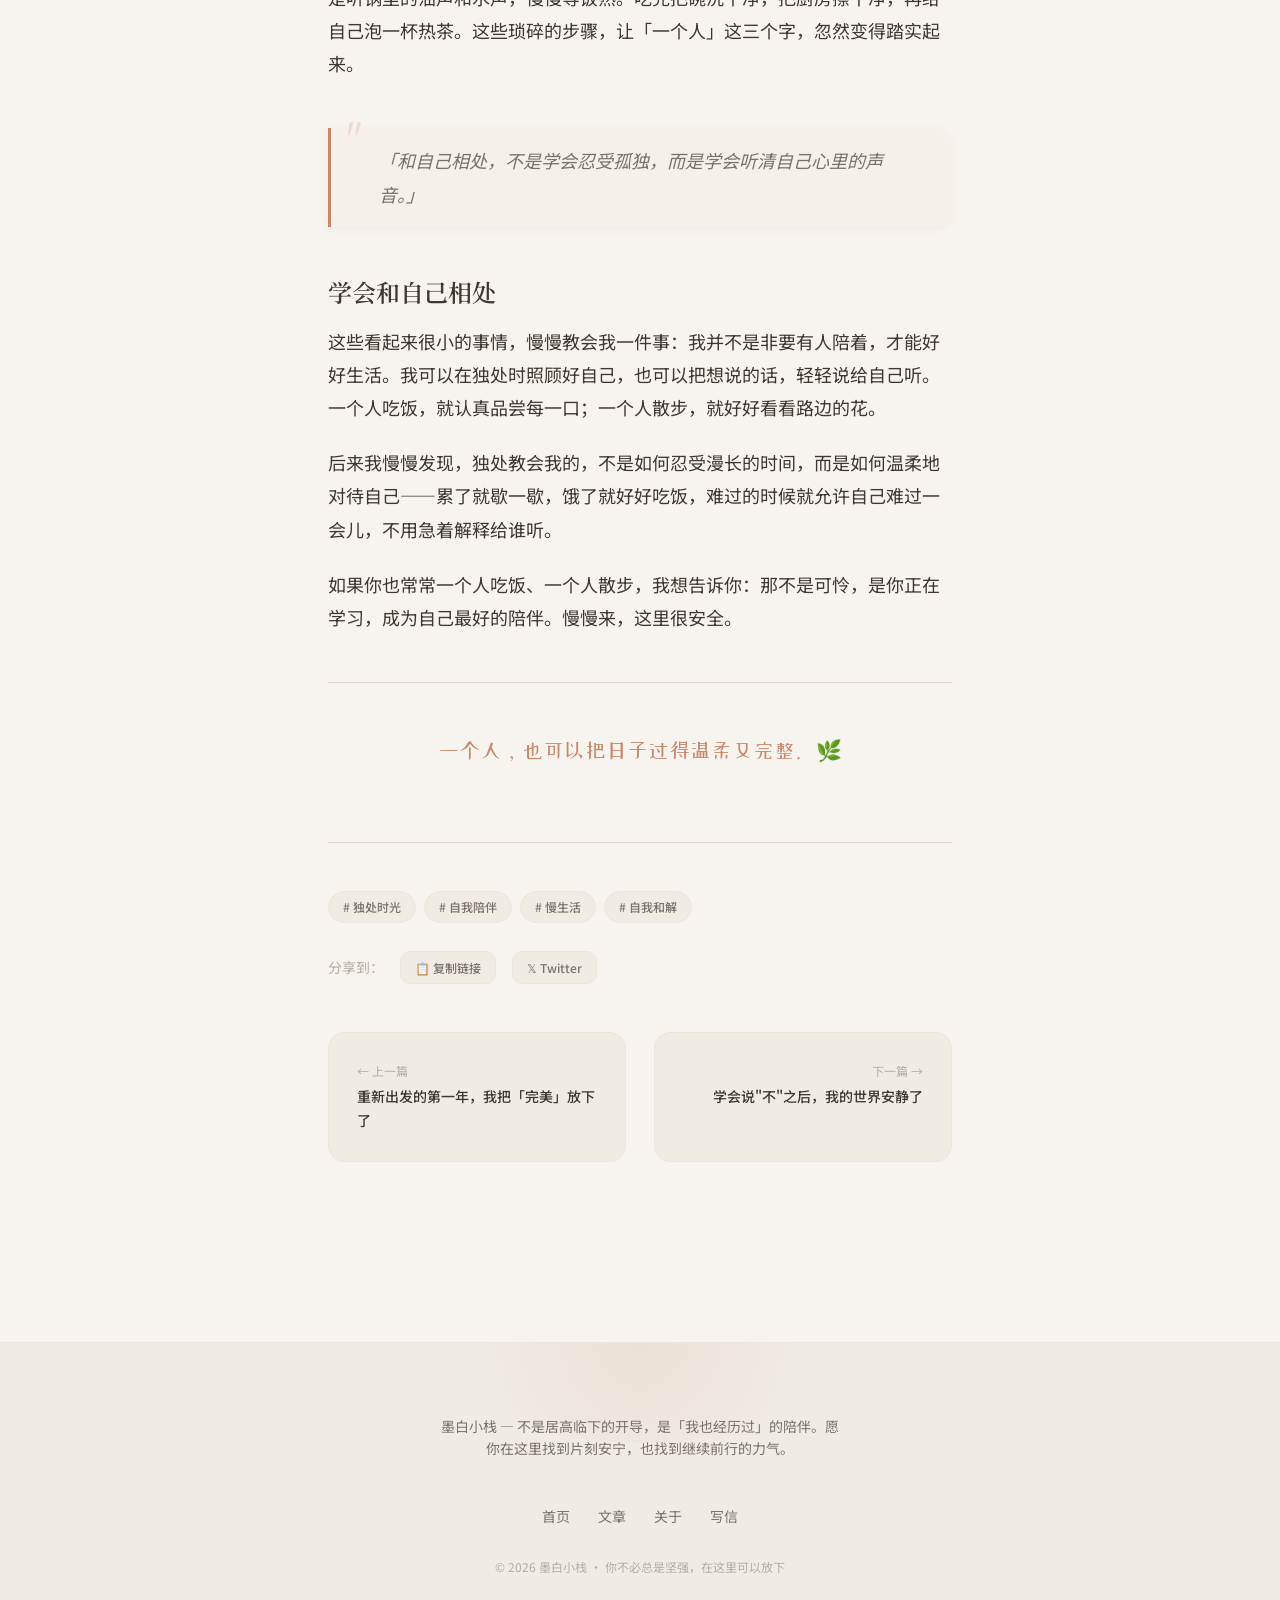
<file: article/morning-ritual.html>
<!DOCTYPE html>
<html lang="zh-CN">
<head>
  <meta charset="UTF-8">
  <meta name="viewport" content="width=device-width, initial-scale=1.0">
  <meta name="description" content="一个人吃饭、一个人散步，不是孤独，而是学会了如何陪伴自己。愿你也能享受这段独处时光。">
  <meta property="og:title" content="一个人吃饭，一个人散步，也很好 — 墨白小栈">
  <meta property="og:description" content="一个人吃饭，一个人散步，也很好。独处不是孤独，是学会和自己相处。">
  <meta property="og:type" content="article">
  <meta property="og:site_name" content="墨白小栈">
  <meta property="og:url" content="https://yaya806798160-ai.github.io/soulhaven/article/morning-ritual.html">
  <meta property="og:image" content="https://yaya806798160-ai.github.io/soulhaven/assets/images/og-cover.png">
  <title>一个人吃饭，一个人散步，也很好 — 墨白小栈</title>
  <link rel="preconnect" href="https://fonts.googleapis.com">
  <link rel="preconnect" href="https://fonts.gstatic.com" crossorigin>
  <link href="https://fonts.googleapis.com/css2?family=Noto+Sans+SC:wght@300;400;500;700&family=Noto+Serif+SC:wght@400;600;700&family=ZCOOL+XiaoWei&display=swap" rel="stylesheet">
  <link rel="stylesheet" href="../assets/css/style.css">
  <link rel="icon" type="image/svg+xml" href="../assets/images/favicon.svg">
  <link rel="canonical" href="https://yaya806798160-ai.github.io/soulhaven/article/morning-ritual.html">

<script src="https://beacon.cdn.qq.com/sdk/4.5.9/beacon_web.min.js" async></script>
<script>
(function(){
  try{
    var beacon=new BeaconAction({
      appkey:'0WEB06U85YBSLJNL',
      versionCode:'1.0.0',
      channelID:'share',
      delay:1000,
      sessionDuration:30*60*1000,
      isOversea:false,
      needReportRqdEvent:false
    });
    beacon.onDirectUserAction('preview_page_view',{
      'url':location.href,
      'referrer':document.referrer,
      'title':document.title,
      'sandbox_id':'814d06782307480bbeb250abb55ad84a'
    });
  }catch(e){}
})();
</script>

  
  <script type="application/ld+json">
  {
    "@context": "https://schema.org",
    "@type": "Article",
    "headline": "一个人吃饭，一个人散步，也很好",
    "description": "一个人吃饭、一个人散步，不是孤独，而是学会了如何陪伴自己。愿你也能享受这段独处时光。",
    "datePublished": "2026-07-12",
    "dateModified": "2026-08-25",
    "author": {
      "@type": "Person",
      "name": "墨白"
    },
    "publisher": {
      "@type": "Organization",
      "name": "墨白小栈",
      "logo": {
        "@type": "ImageObject",
        "url": "https://yaya806798160-ai.github.io/soulhaven/assets/images/og-cover.png"
      }
    },
    "image": "https://yaya806798160-ai.github.io/soulhaven/assets/images/og-cover.png",
    "mainEntityOfPage": "https://yaya806798160-ai.github.io/soulhaven/article/morning-ritual.html"
  }
  </script>
</head>
<body>

  <div class="reading-progress"></div>

  <nav class="navbar">
    <div class="container">
      <a href="../" class="navbar-logo">墨白小栈</a>
      <button class="mobile-menu-btn" aria-label="菜单">
        <span></span><span></span><span></span>
      </button>
      <ul class="navbar-links">
        <li><a href="../">首页</a></li>
        <li><a href="../articles/">文章</a></li>
        <li><a href="../about.html">关于</a></li>
        <li><a href="../personal-letter.html" title="写一封给你的信">写信</a></li>
        <li><a href="../support.html">支持</a></li>
        <li>
          <button class="theme-toggle" aria-label="切换暗色模式">🌙</button>
        </li>
      </ul>
    </div>
  </nav>

  <!-- 文章详情 -->
  <article class="article-detail">
    <div class="container-narrow">

      <!-- 文章头部 -->
      <header class="article-header">
        <span class="card-category article-category">独处时光</span>
        <h1>一个人吃饭，一个人散步，也很好</h1>
        <div class="article-meta">
          <span>📅 2026 年 7 月 12 日</span>
          <span>⏱️ 阅读约 4 分钟</span>
          <span>👁️ 980 次阅读</span>
        </div>
      </header>

      <!-- 封面图 -->
      <div class="article-cover">
        <img src="../assets/images/covers/cover-morning-ritual.svg" alt="一个人吃饭，一个人散步，也很好" loading="lazy">
      </div>

      <!-- 正文 -->
      <div class="article-content">
        <p>
          中午十二点，同事们都结伴下楼吃饭，我一个人坐在工位前，打开自己带的便当。这样的画面，放在几年前，我一定会觉得心酸——一个人吃饭，好像总意味着「没有人陪」。可最近我发现，这段一个人的时间，反而成了我一天里最安静的角落。
        </p>

        <p>
          最开始，我其实是慌的。一个人去食堂，总觉得别人的目光会落在我身上；一个人看电影，散场时不知道该往哪走。于是我把耳机戴上，假装自己很忙，其实只是不想面对那种「被看见的孤单」。
        </p>

        <h2>独处不是孤独</h2>

        <p>
          孤独是渴望被看见，却没有人回应；独处，是我自己选择，和自己待一会儿。这两者之间的差别，我花了很久才分清。以前我害怕一个人，怕在人群里落单，怕周末没有安排，怕热闹散场之后只剩自己。于是我把日程塞得满满的，用见面、用声音、用不停刷新的消息，去填满每一个空隙——可越是这样，心里反而越空。
        </p>

        <p>
          我试过用热闹填满自己，约一场又一场的饭局，刷到深夜还不肯放下手机。可每次回到家，门关上的那一刻，疲惫和空落落的感觉，反而比白天更清晰。
        </p>

        <h2>一个人散步，一个人做饭</h2>

        <p>
          后来我试着慢下来。傍晚一个人去河边散步，不带耳机，只是走，看天一点点暗下去；周末给自己做一顿饭，洗菜、切菜、慢慢炒，不赶时间；有时候什么也不做，就坐在窗前发呆，看云一点一点地移动。
        </p>

        <p>
          偶尔也会去菜市场，看看当季的青菜，挑一把回家。做饭的时候不听播客，只是听锅里的油声和水声，慢慢等饭熟。吃完把碗洗干净，把厨房擦干净，再给自己泡一杯热茶。这些琐碎的步骤，让「一个人」这三个字，忽然变得踏实起来。
        </p>

        <blockquote>
          <p>「和自己相处，不是学会忍受孤独，而是学会听清自己心里的声音。」</p>
        </blockquote>

        <h2>学会和自己相处</h2>

        <p>
          这些看起来很小的事情，慢慢教会我一件事：我并不是非要有人陪着，才能好好生活。我可以在独处时照顾好自己，也可以把想说的话，轻轻说给自己听。一个人吃饭，就认真品尝每一口；一个人散步，就好好看看路边的花。
        </p>

        <p>
          后来我慢慢发现，独处教会我的，不是如何忍受漫长的时间，而是如何温柔地对待自己——累了就歇一歇，饿了就好好吃饭，难过的时候就允许自己难过一会儿，不用急着解释给谁听。
        </p>

        <p>
          如果你也常常一个人吃饭、一个人散步，我想告诉你：那不是可怜，是你正在学习，成为自己最好的陪伴。慢慢来，这里很安全。
        </p>

        <hr>

        <p style="font-family: var(--font-hand); font-size: 1.3rem; text-align: center; color: var(--color-accent);">
          一个人，也可以把日子过得温柔又完整。🌿
        </p>
      </div>

      <!-- 文章底部 -->
      <div class="article-footer">
        <div class="article-tags">
          <span># 独处时光</span>
          <span># 自我陪伴</span>
          <span># 慢生活</span>
          <span># 自我和解</span>
        </div>
        <div class="article-share">
          <span>分享到：</span>
          <button class="share-copy-btn">📋 复制链接</button>
          <button onclick="window.open('https://twitter.com/intent/tweet?text='+encodeURIComponent(document.title)+'&url='+encodeURIComponent(window.location.href))">𝕏 Twitter</button>
        </div>
      </div>

      <!-- 上一篇 / 下一篇 -->
      <nav class="article-nav">
        <a href="../article/restart-year.html" class="nav-prev">
          <div class="nav-label">← 上一篇</div>
          <div class="nav-title">重新出发的第一年，我把「完美」放下了</div>
        </a>
        <a href="../article/creative-tools.html" class="nav-next">
          <div class="nav-label">下一篇 →</div>
          <div class="nav-title">学会说"不"之后，我的世界安静了</div>
        </a>
      </nav>

    </div>
  </article>

  <footer class="site-footer">
    <div class="container footer-content">
      <p class="footer-bio">
        墨白小栈 — 不是居高临下的开导，是「我也经历过」的陪伴。愿你在这里找到片刻安宁，也找到继续前行的力气。
      </p>
      <ul class="footer-nav">
        <li><a href="../">首页</a></li>
        <li><a href="../articles/">文章</a></li>
        <li><a href="../about.html">关于</a></li>
        <li><a href="../personal-letter.html" title="写一封给你的信">写信</a></li>
      </ul>
      <p class="footer-copyright">© 2026 墨白小栈 · 你不必总是坚强，在这里可以放下</p>
    </div>
  </footer>

  <script src="../assets/js/main.js"></script>
</body>
</html>
</file>
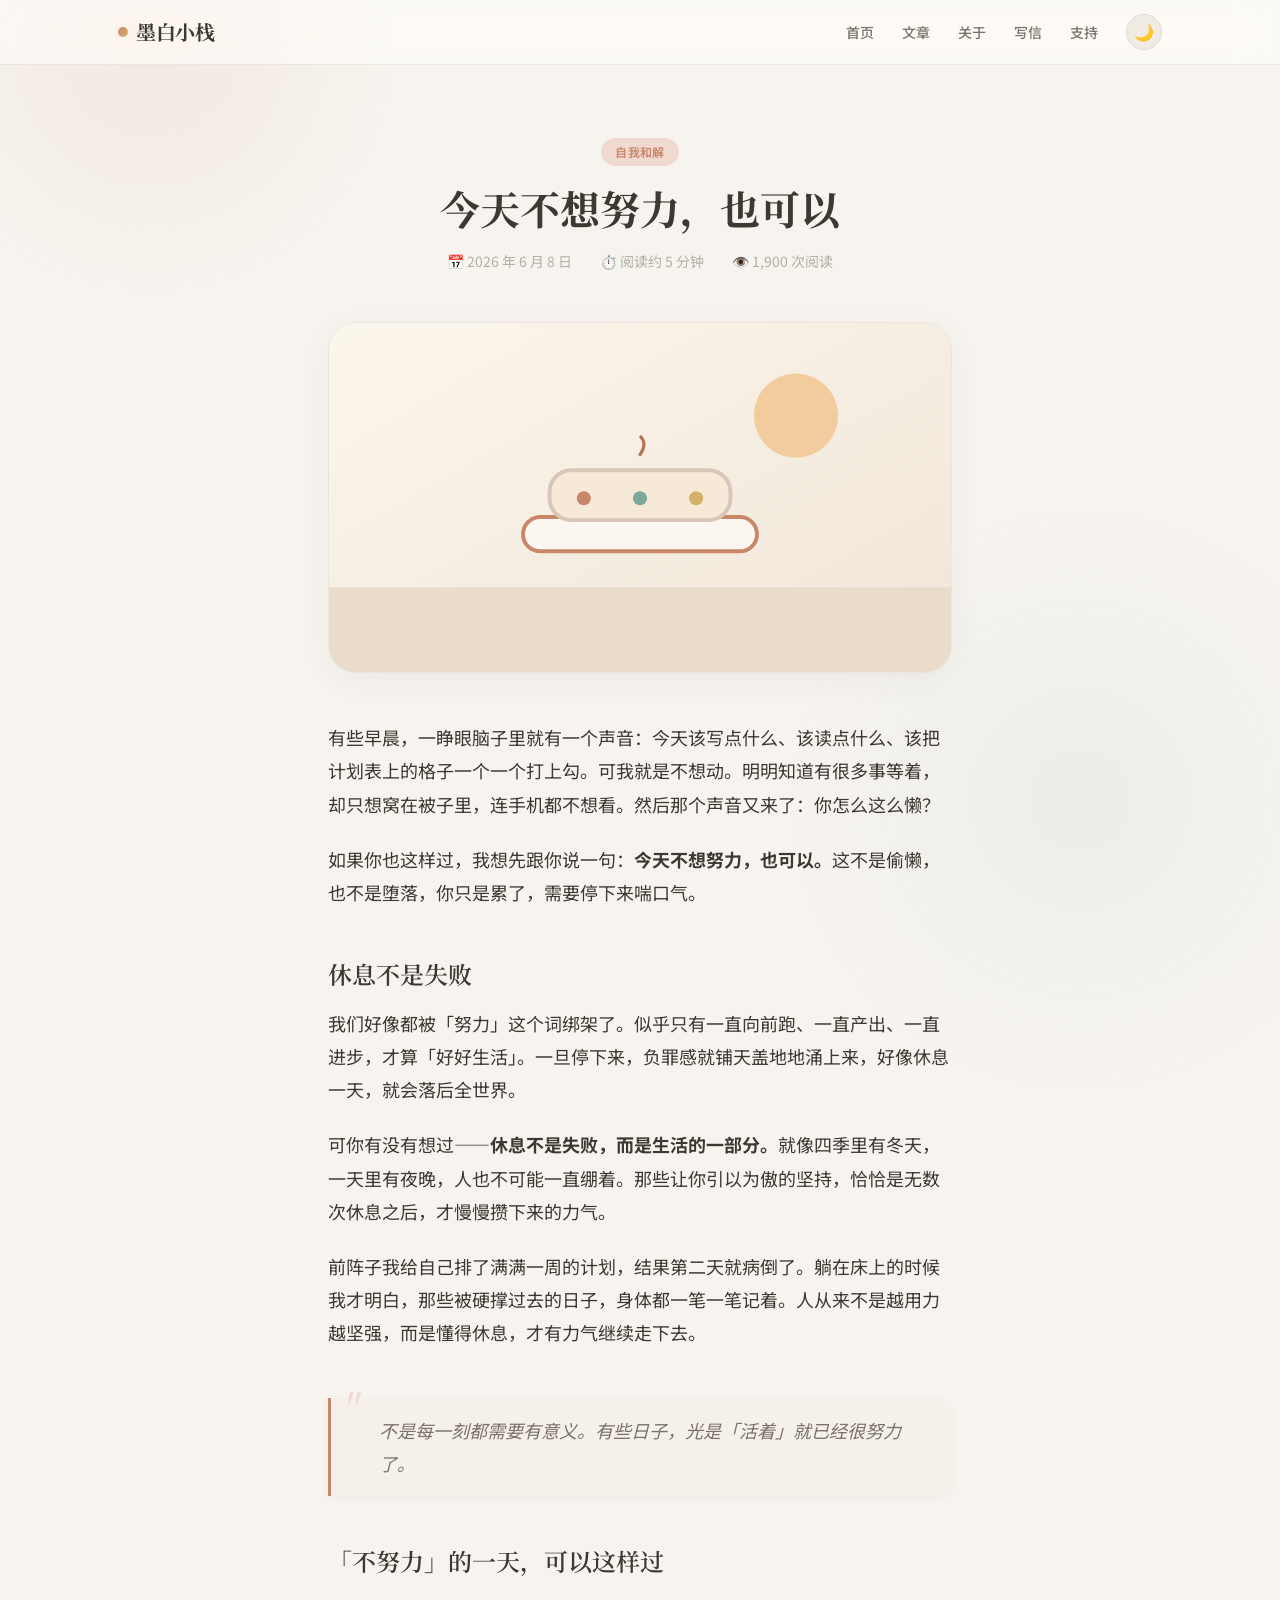
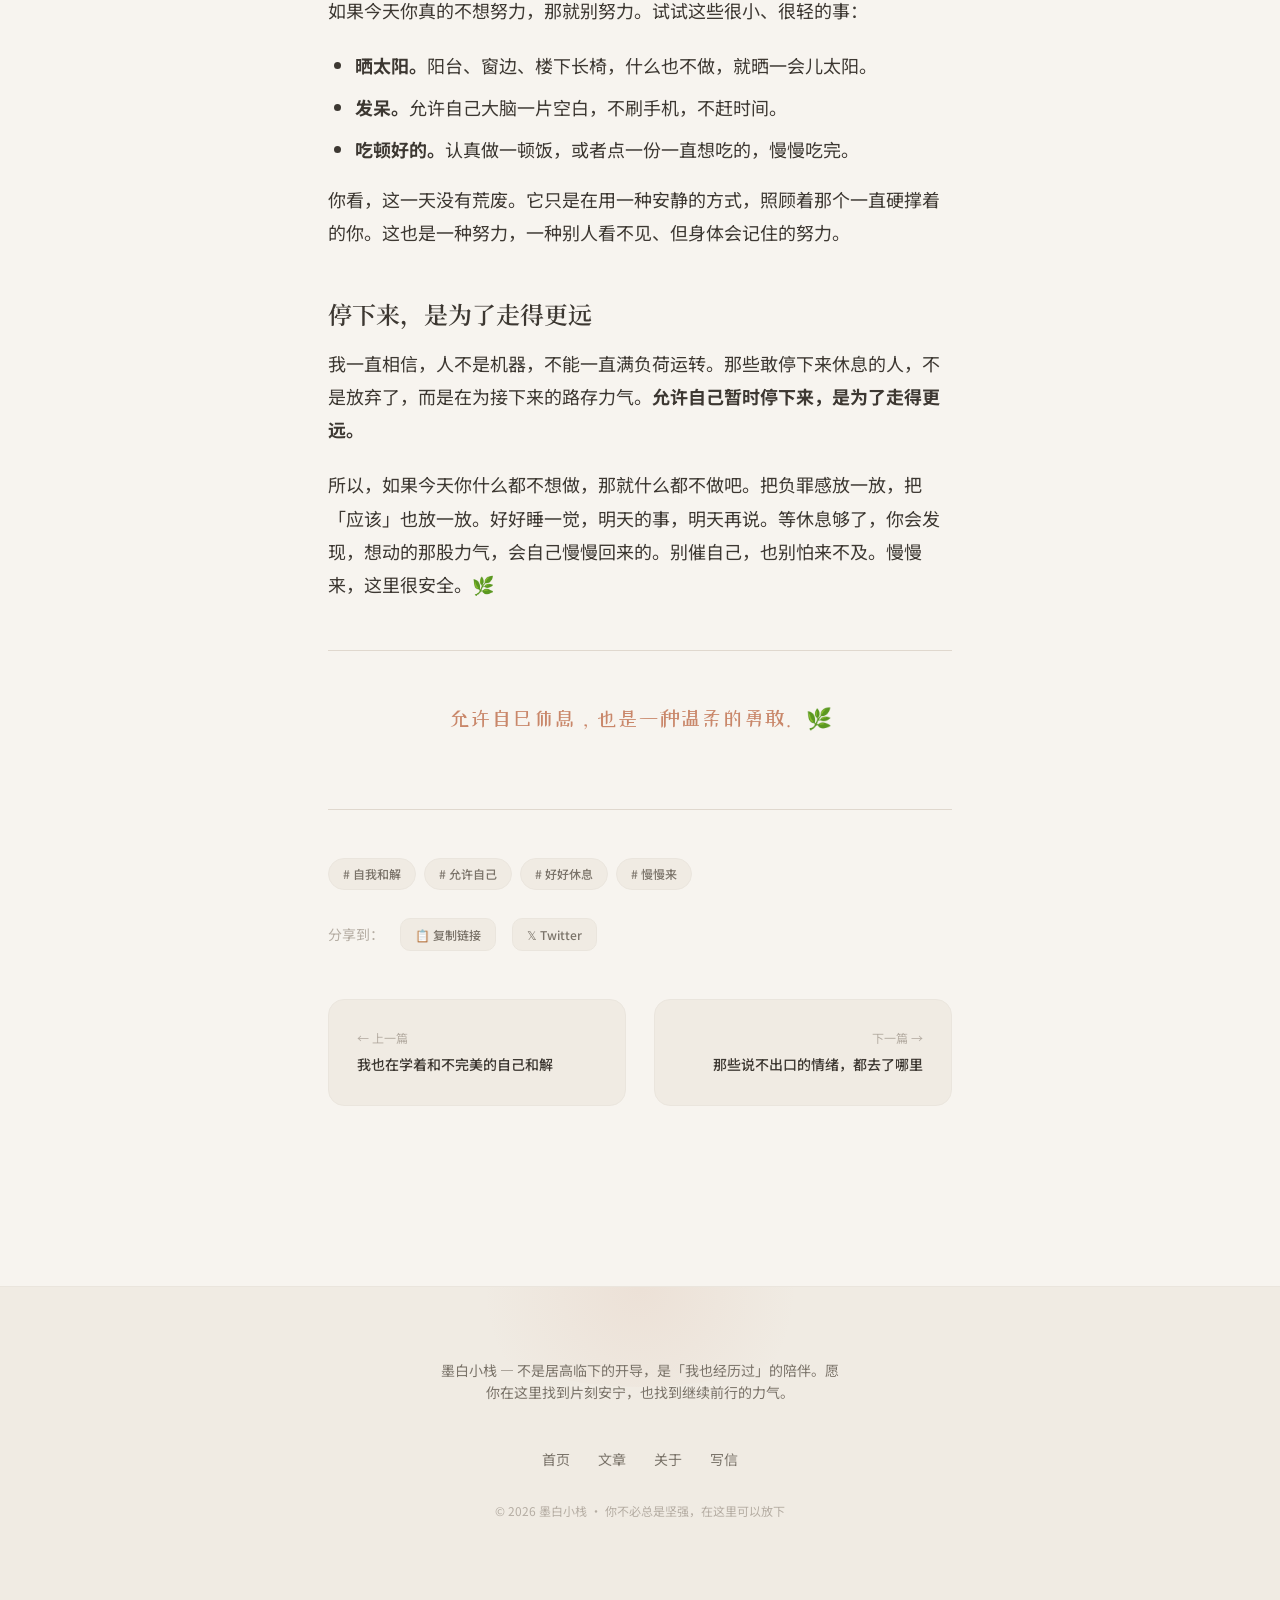
<file: article/no-effort-today.html>
<!DOCTYPE html>
<html lang="zh-CN">
<head>
  <meta charset="UTF-8">
  <meta name="viewport" content="width=device-width, initial-scale=1.0">
  <meta name="description" content="今天一点也不想努力，甚至有点自责？其实休息不是失败，允许自己停下来，是为了走得更远。">
  <meta property="og:title" content="今天不想努力，也可以 — 墨白小栈">
  <meta property="og:description" content="今天一点也不想努力，甚至有点自责？其实休息不是失败，允许自己停下来，是为了走得更远。">
  <meta property="og:type" content="article">
  <meta property="og:site_name" content="墨白小栈">
  <meta property="og:url" content="https://yaya806798160-ai.github.io/soulhaven/article/no-effort-today.html">
  <meta property="og:image" content="https://yaya806798160-ai.github.io/soulhaven/assets/images/og-cover.png">
  <title>今天不想努力，也可以 — 墨白小栈</title>
  <link rel="preconnect" href="https://fonts.googleapis.com">
  <link rel="preconnect" href="https://fonts.gstatic.com" crossorigin>
  <link href="https://fonts.googleapis.com/css2?family=Noto+Sans+SC:wght@300;400;500;700&family=Noto+Serif+SC:wght@400;600;700&family=ZCOOL+XiaoWei&display=swap" rel="stylesheet">
  <link rel="stylesheet" href="../assets/css/style.css">
  <link rel="icon" type="image/svg+xml" href="../assets/images/favicon.svg">
  <link rel="canonical" href="https://yaya806798160-ai.github.io/soulhaven/article/no-effort-today.html">

<script src="https://beacon.cdn.qq.com/sdk/4.5.9/beacon_web.min.js" async></script>
<script>
(function(){
  try{
    var beacon=new BeaconAction({
      appkey:'0WEB06U85YBSLJNL',
      versionCode:'1.0.0',
      channelID:'share',
      delay:1000,
      sessionDuration:30*60*1000,
      isOversea:false,
      needReportRqdEvent:false
    });
    beacon.onDirectUserAction('preview_page_view',{
      'url':location.href,
      'referrer':document.referrer,
      'title':document.title,
      'sandbox_id':'814d06782307480bbeb250abb55ad84a'
    });
  }catch(e){}
})();
</script>
  
  <script type="application/ld+json">
  {
    "@context": "https://schema.org",
    "@type": "Article",
    "headline": "今天不想努力，也可以",
    "description": "今天一点也不想努力，甚至有点自责？其实休息不是失败，允许自己停下来，是为了走得更远。",
    "datePublished": "2026-06-08",
    "dateModified": "2026-08-25",
    "author": {
      "@type": "Person",
      "name": "墨白"
    },
    "publisher": {
      "@type": "Organization",
      "name": "墨白小栈",
      "logo": {
        "@type": "ImageObject",
        "url": "https://yaya806798160-ai.github.io/soulhaven/assets/images/og-cover.png"
      }
    },
    "image": "https://yaya806798160-ai.github.io/soulhaven/assets/images/og-cover.png",
    "mainEntityOfPage": "https://yaya806798160-ai.github.io/soulhaven/article/no-effort-today.html"
  }
  </script>
</head>
<body>

  <!-- 阅读进度条 -->
  <div class="reading-progress"></div>

  <!-- 导航栏 -->
  <nav class="navbar">
    <div class="container">
      <a href="../" class="navbar-logo">墨白小栈</a>
      <button class="mobile-menu-btn" aria-label="菜单">
        <span></span><span></span><span></span>
      </button>
      <ul class="navbar-links">
        <li><a href="../">首页</a></li>
        <li><a href="../articles/">文章</a></li>
        <li><a href="../about.html">关于</a></li>
        <li><a href="../personal-letter.html" title="写一封给你的信">写信</a></li>
        <li><a href="../support.html">支持</a></li>
        <li>
          <button class="theme-toggle" aria-label="切换暗色模式">🌙</button>
        </li>
      </ul>
    </div>
  </nav>

  <!-- 文章详情 -->
  <article class="article-detail">
    <div class="container-narrow">

      <!-- 文章头部 -->
      <header class="article-header">
        <span class="card-category article-category">自我和解</span>
        <h1>今天不想努力，也可以</h1>
        <div class="article-meta">
          <span>📅 2026 年 6 月 8 日</span>
          <span>⏱️ 阅读约 5 分钟</span>
          <span>👁️ 1,900 次阅读</span>
        </div>
      </header>

      <!-- 封面图 -->
      <div class="article-cover">
        <img src="../assets/images/covers/cover-no-effort-today.svg" alt="今天不想努力，也可以" loading="lazy">
      </div>

      <!-- 正文 -->
      <div class="article-content">
        <p>
          有些早晨，一睁眼脑子里就有一个声音：今天该写点什么、该读点什么、该把计划表上的格子一个一个打上勾。可我就是不想动。明明知道有很多事等着，却只想窝在被子里，连手机都不想看。然后那个声音又来了：你怎么这么懒？
        </p>

        <p>
          如果你也这样过，我想先跟你说一句：<strong>今天不想努力，也可以。</strong>这不是偷懒，也不是堕落，你只是累了，需要停下来喘口气。
        </p>

        <h2>休息不是失败</h2>

        <p>
          我们好像都被「努力」这个词绑架了。似乎只有一直向前跑、一直产出、一直进步，才算「好好生活」。一旦停下来，负罪感就铺天盖地地涌上来，好像休息一天，就会落后全世界。
        </p>

        <p>
          可你有没有想过——<strong>休息不是失败，而是生活的一部分。</strong>就像四季里有冬天，一天里有夜晚，人也不可能一直绷着。那些让你引以为傲的坚持，恰恰是无数次休息之后，才慢慢攒下来的力气。
        </p>

        <p>
          前阵子我给自己排了满满一周的计划，结果第二天就病倒了。躺在床上的时候我才明白，那些被硬撑过去的日子，身体都一笔一笔记着。人从来不是越用力越坚强，而是懂得休息，才有力气继续走下去。
        </p>

        <blockquote>
          <p>不是每一刻都需要有意义。有些日子，光是「活着」就已经很努力了。</p>
        </blockquote>

        <h2>「不努力」的一天，可以这样过</h2>

        <p>
          如果今天你真的不想努力，那就别努力。试试这些很小、很轻的事：
        </p>

        <ul>
          <li><strong>晒太阳。</strong>阳台、窗边、楼下长椅，什么也不做，就晒一会儿太阳。</li>
          <li><strong>发呆。</strong>允许自己大脑一片空白，不刷手机，不赶时间。</li>
          <li><strong>吃顿好的。</strong>认真做一顿饭，或者点一份一直想吃的，慢慢吃完。</li>
        </ul>

        <p>
          你看，这一天没有荒废。它只是在用一种安静的方式，照顾着那个一直硬撑着的你。这也是一种努力，一种别人看不见、但身体会记住的努力。
        </p>

        <h2>停下来，是为了走得更远</h2>

        <p>
          我一直相信，人不是机器，不能一直满负荷运转。那些敢停下来休息的人，不是放弃了，而是在为接下来的路存力气。<strong>允许自己暂时停下来，是为了走得更远。</strong>
        </p>

        <p>
          所以，如果今天你什么都不想做，那就什么都不做吧。把负罪感放一放，把「应该」也放一放。好好睡一觉，明天的事，明天再说。等休息够了，你会发现，想动的那股力气，会自己慢慢回来的。别催自己，也别怕来不及。慢慢来，这里很安全。🌿
        </p>

        <hr>

        <p style="font-family: var(--font-hand); font-size: 1.3rem; text-align: center; color: var(--color-accent);">
          允许自己休息，也是一种温柔的勇敢。🌿
        </p>
      </div>

      <!-- 文章底部 -->
      <div class="article-footer">
        <div class="article-tags">
          <span># 自我和解</span>
          <span># 允许自己</span>
          <span># 好好休息</span>
          <span># 慢慢来</span>
        </div>
        <div class="article-share">
          <span>分享到：</span>
          <button class="share-copy-btn">📋 复制链接</button>
          <button onclick="window.open('https://twitter.com/intent/tweet?text='+encodeURIComponent(document.title)+'&url='+encodeURIComponent(window.location.href))">𝕏 Twitter</button>
        </div>
      </div>

      <!-- 上一篇 / 下一篇 -->
      <nav class="article-nav">
        <a href="../article/slow-living.html" class="nav-prev">
          <div class="nav-label">← 上一篇</div>
          <div class="nav-title">我也在学着和不完美的自己和解</div>
        </a>
        <a href="../article/unspoken-emotions.html" class="nav-next">
          <div class="nav-label">下一篇 →</div>
          <div class="nav-title">那些说不出口的情绪，都去了哪里</div>
        </a>
      </nav>

    </div>
  </article>

  <!-- 页脚 -->
  <footer class="site-footer">
    <div class="container footer-content">
      <p class="footer-bio">
        墨白小栈 — 不是居高临下的开导，是「我也经历过」的陪伴。愿你在这里找到片刻安宁，也找到继续前行的力气。
      </p>
      <ul class="footer-nav">
        <li><a href="../">首页</a></li>
        <li><a href="../articles/">文章</a></li>
        <li><a href="../about.html">关于</a></li>
        <li><a href="../personal-letter.html" title="写一封给你的信">写信</a></li>
      </ul>
      <p class="footer-copyright">© 2026 墨白小栈 · 你不必总是坚强，在这里可以放下</p>
    </div>
  </footer>

  <script src="../assets/js/main.js"></script>
</body>
</html>
</file>
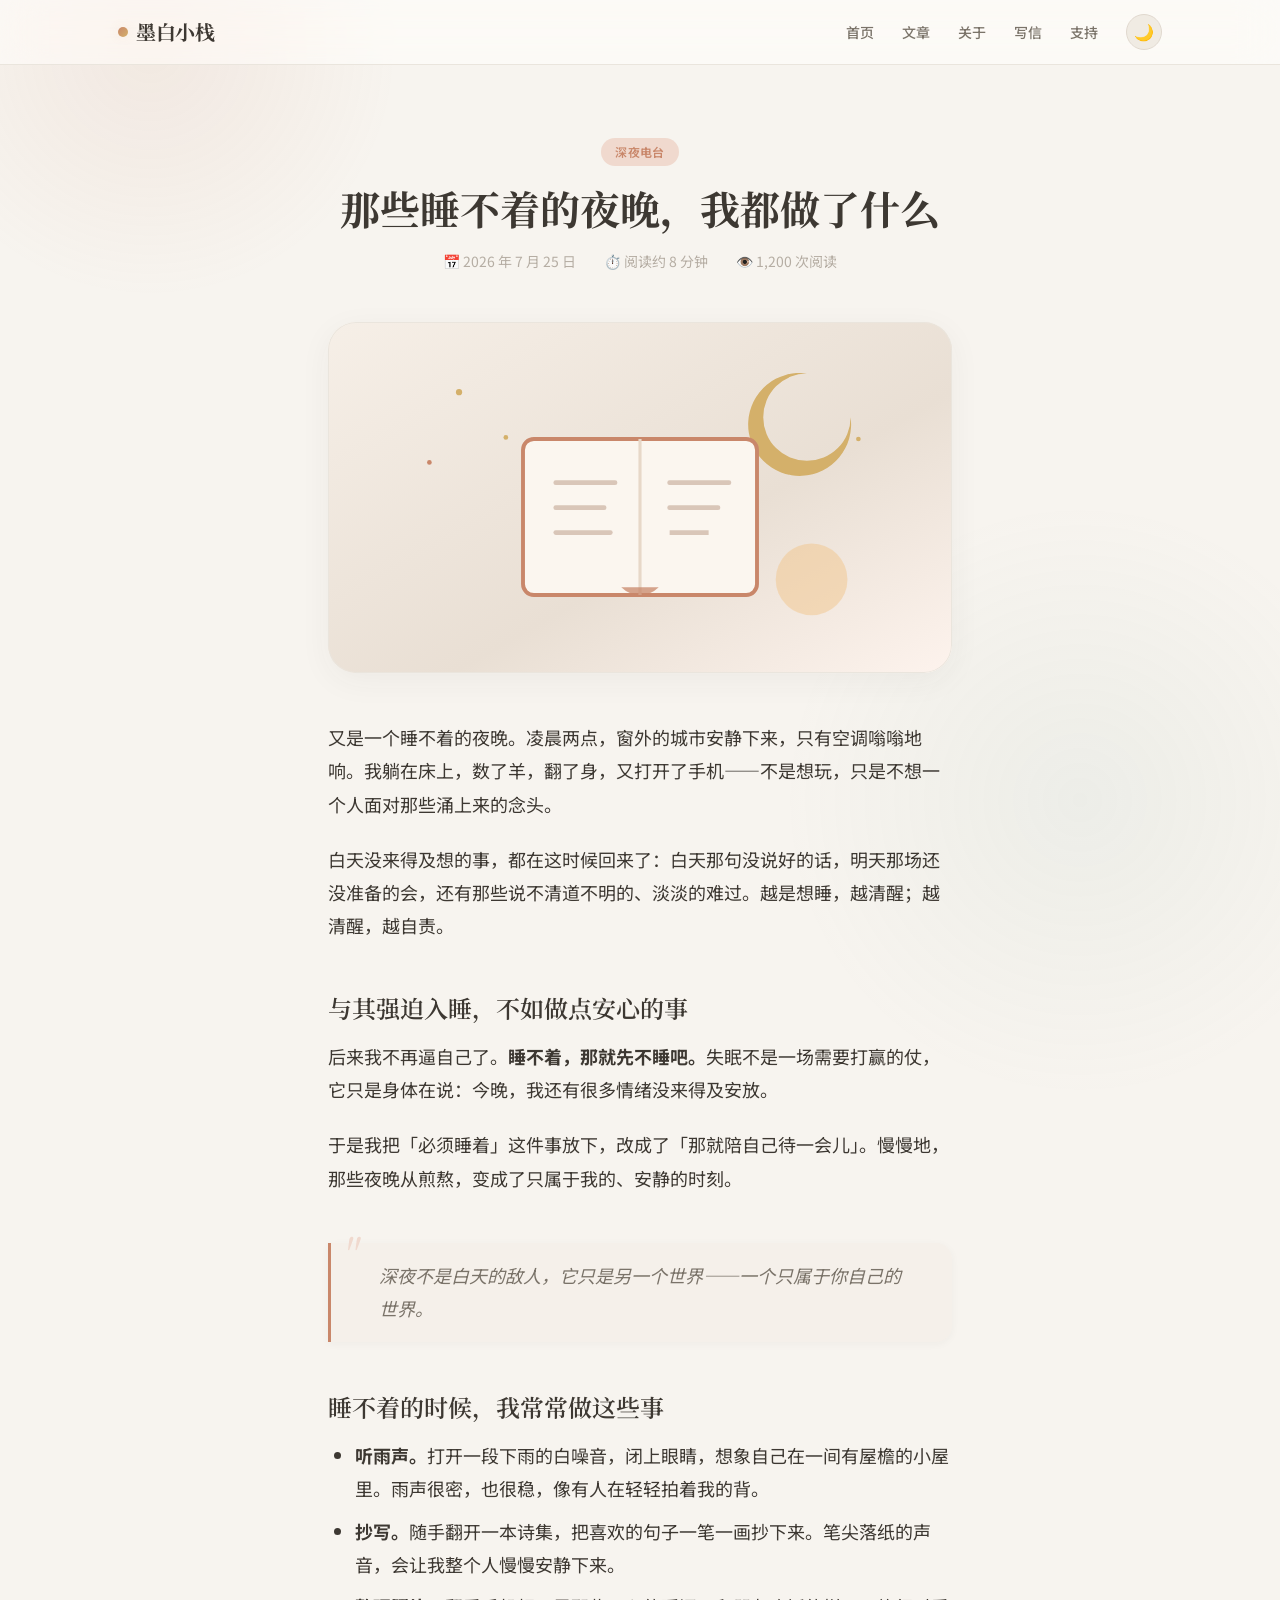
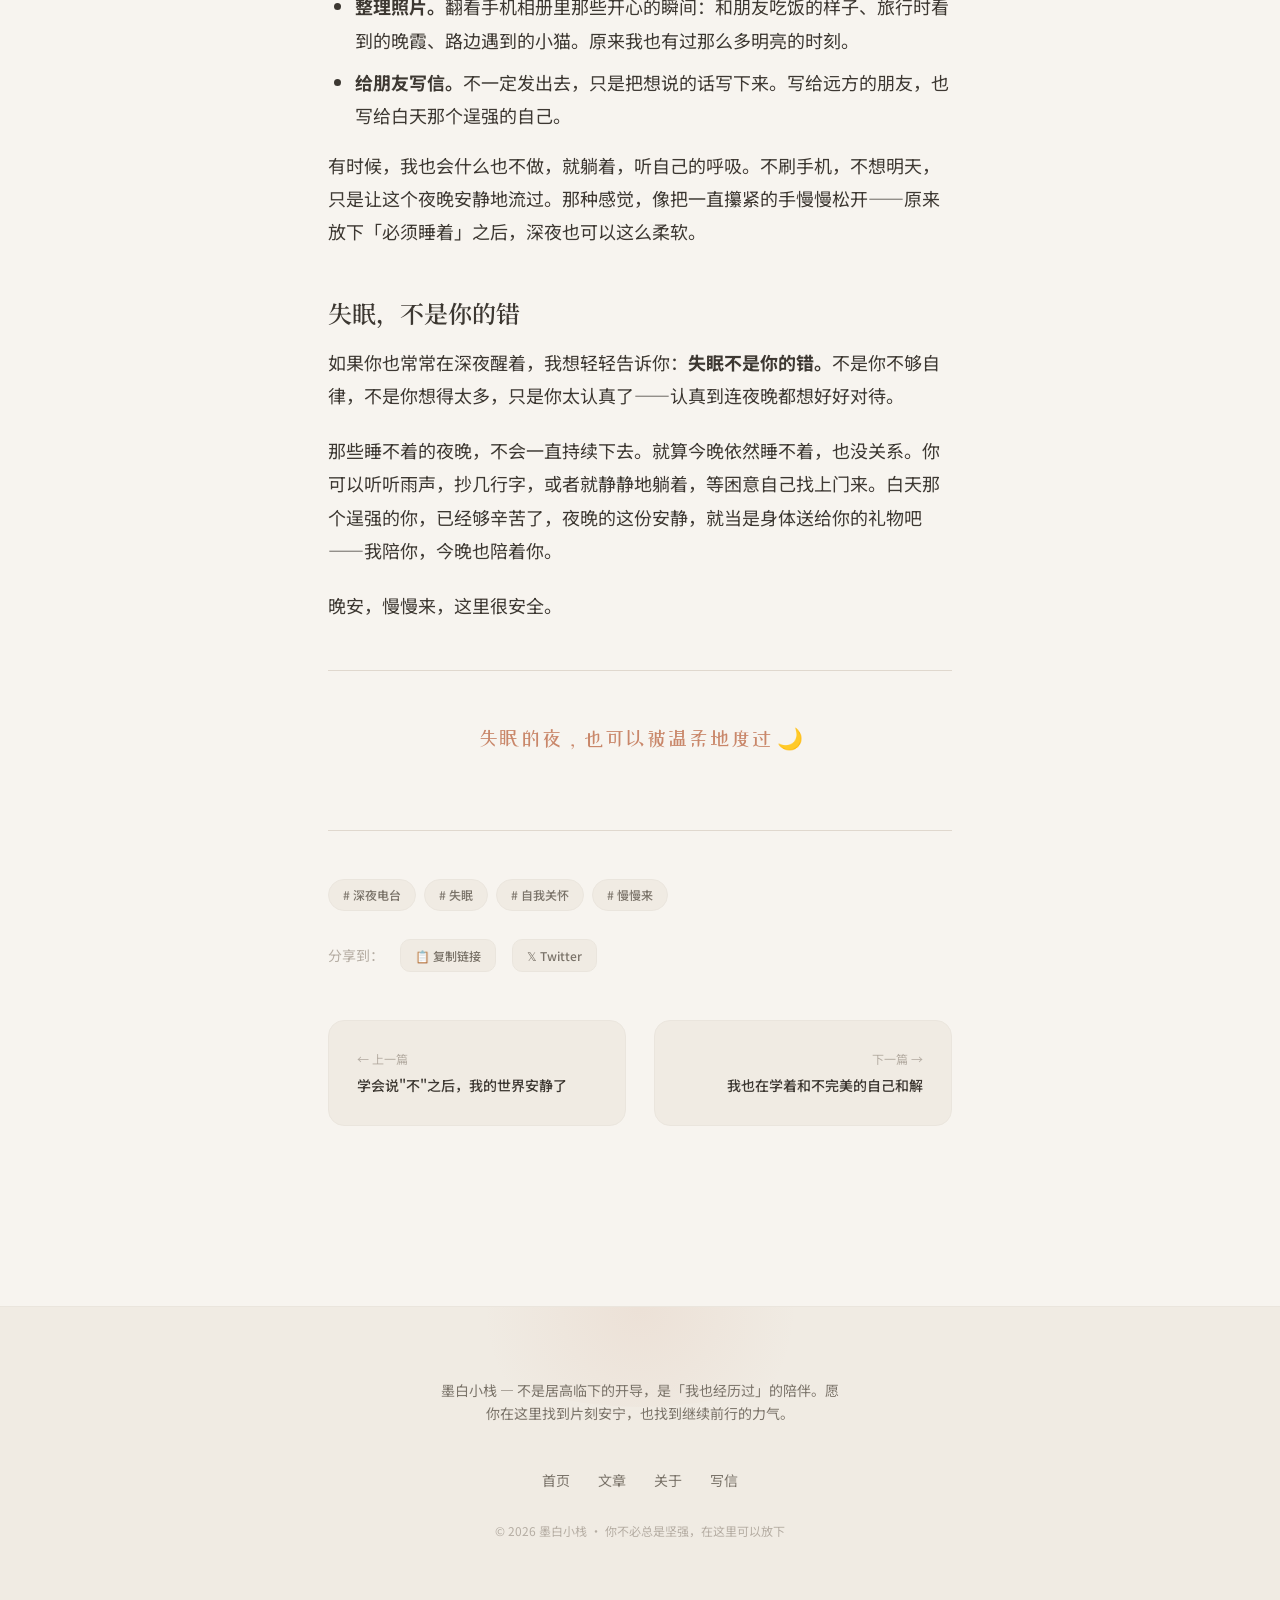
<file: article/reading-notes.html>
<!DOCTYPE html>
<html lang="zh-CN">
<head>
  <meta charset="UTF-8">
  <meta name="viewport" content="width=device-width, initial-scale=1.0">
  <meta name="description" content="睡不着的夜里，与其强迫自己入睡，不如做点安心的事。这是一篇写给深夜的你听的话。">
  <meta property="og:title" content="那些睡不着的夜晚，我都做了什么 — 墨白小栈">
  <meta property="og:description" content="睡不着的时候，试试和自己温柔地待一会儿。">
  <meta property="og:type" content="article">
  <meta property="og:site_name" content="墨白小栈">
  <meta property="og:url" content="https://yaya806798160-ai.github.io/soulhaven/article/reading-notes.html">
  <meta property="og:image" content="https://yaya806798160-ai.github.io/soulhaven/assets/images/og-cover.png">
    <title>那些睡不着的夜晚，我都做了什么 — 墨白小栈</title>
  <link rel="preconnect" href="https://fonts.googleapis.com">
  <link rel="preconnect" href="https://fonts.gstatic.com" crossorigin>
  <link href="https://fonts.googleapis.com/css2?family=Noto+Sans+SC:wght@300;400;500;700&family=Noto+Serif+SC:wght@400;600;700&family=ZCOOL+XiaoWei&display=swap" rel="stylesheet">
  <link rel="stylesheet" href="../assets/css/style.css">
  <link rel="icon" type="image/svg+xml" href="../assets/images/favicon.svg">
  <link rel="canonical" href="https://yaya806798160-ai.github.io/soulhaven/article/reading-notes.html">

<script src="https://beacon.cdn.qq.com/sdk/4.5.9/beacon_web.min.js" async></script>
<script>
(function(){
  try{
    var beacon=new BeaconAction({
      appkey:'0WEB06U85YBSLJNL',
      versionCode:'1.0.0',
      channelID:'share',
      delay:1000,
      sessionDuration:30*60*1000,
      isOversea:false,
      needReportRqdEvent:false
    });
    
  beacon.onDirectUserAction('preview_page_view',{
      'url':location.href,
      'referrer':document.referrer,
      'title':document.title,
      'sandbox_id':'814d06782307480bbeb250abb55ad84a'
    });
  }catch(e){}
})();
</script>
  
  <script type="application/ld+json">
  {
    "@context": "https://schema.org",
    "@type": "Article",
    "headline": "那些睡不着的夜晚，我都做了什么",
    "description": "睡不着的夜里，与其强迫自己入睡，不如做点安心的事。这是一篇写给深夜的你听的话。",
    "datePublished": "2026-07-25",
    "dateModified": "2026-08-25",
    "author": {
      "@type": "Person",
      "name": "墨白"
    },
    "publisher": {
      "@type": "Organization",
      "name": "墨白小栈",
      "logo": {
        "@type": "ImageObject",
        "url": "https://yaya806798160-ai.github.io/soulhaven/assets/images/og-cover.png"
      }
    },
    "image": "https://yaya806798160-ai.github.io/soulhaven/assets/images/og-cover.png",
    "mainEntityOfPage": "https://yaya806798160-ai.github.io/soulhaven/article/reading-notes.html"
  }
  </script>
</head>
<body>

  <!-- 阅读进度条 -->
  <div class="reading-progress"></div>

  <!-- 导航栏 -->
  <nav class="navbar">
    <div class="container">
      <a href="../" class="navbar-logo">墨白小栈</a>
      <button class="mobile-menu-btn" aria-label="菜单">
        <span></span><span></span><span></span>
      </button>
      <ul class="navbar-links">
        <li><a href="../">首页</a></li>
        <li><a href="../articles/">文章</a></li>
        <li><a href="../about.html">关于</a></li>
        <li><a href="../personal-letter.html" title="写一封给你的信">写信</a></li>
        <li><a href="../support.html">支持</a></li>
        <li>
          <button class="theme-toggle" aria-label="切换暗色模式">🌙</button>
        </li>
      </ul>
    </div>
  </nav>

  <!-- 文章详情 -->
  <article class="article-detail">
    <div class="container-narrow">

      <!-- 文章头部 -->
      <header class="article-header">
        <span class="card-category article-category">深夜电台</span>
        <h1>那些睡不着的夜晚，我都做了什么</h1>
        <div class="article-meta">
          <span>📅 2026 年 7 月 25 日</span>
          <span>⏱️ 阅读约 8 分钟</span>
          <span>👁️ 1,200 次阅读</span>
        </div>
      </header>

      <!-- 封面图 -->
      <div class="article-cover">
        <img src="../assets/images/covers/cover-reading-notes.svg" alt="那些睡不着的夜晚，我都做了什么" loading="lazy">
      </div>

      <!-- 正文 -->
      <div class="article-content">
        <p>
          又是一个睡不着的夜晚。凌晨两点，窗外的城市安静下来，只有空调嗡嗡地响。我躺在床上，数了羊，翻了身，又打开了手机——不是想玩，只是不想一个人面对那些涌上来的念头。
        </p>

        <p>
          白天没来得及想的事，都在这时候回来了：白天那句没说好的话，明天那场还没准备的会，还有那些说不清道不明的、淡淡的难过。越是想睡，越清醒；越清醒，越自责。
        </p>

        <h2>与其强迫入睡，不如做点安心的事</h2>

        <p>
          后来我不再逼自己了。<strong>睡不着，那就先不睡吧。</strong>失眠不是一场需要打赢的仗，它只是身体在说：今晚，我还有很多情绪没来得及安放。
        </p>

        <p>
          于是我把「必须睡着」这件事放下，改成了「那就陪自己待一会儿」。慢慢地，那些夜晚从煎熬，变成了只属于我的、安静的时刻。
        </p>

        <blockquote>
          <p>深夜不是白天的敌人，它只是另一个世界——一个只属于你自己的世界。</p>
        </blockquote>

        <h2>睡不着的时候，我常常做这些事</h2>

        <ul>
          <li><strong>听雨声。</strong>打开一段下雨的白噪音，闭上眼睛，想象自己在一间有屋檐的小屋里。雨声很密，也很稳，像有人在轻轻拍着我的背。</li>
          <li><strong>抄写。</strong>随手翻开一本诗集，把喜欢的句子一笔一画抄下来。笔尖落纸的声音，会让我整个人慢慢安静下来。</li>
          <li><strong>整理照片。</strong>翻看手机相册里那些开心的瞬间：和朋友吃饭的样子、旅行时看到的晚霞、路边遇到的小猫。原来我也有过那么多明亮的时刻。</li>
          <li><strong>给朋友写信。</strong>不一定发出去，只是把想说的话写下来。写给远方的朋友，也写给白天那个逞强的自己。</li>
        </ul>

        <p>
          有时候，我也会什么也不做，就躺着，听自己的呼吸。不刷手机，不想明天，只是让这个夜晚安静地流过。那种感觉，像把一直攥紧的手慢慢松开——原来放下「必须睡着」之后，深夜也可以这么柔软。
        </p>

        <h2>失眠，不是你的错</h2>

        <p>
          如果你也常常在深夜醒着，我想轻轻告诉你：<strong>失眠不是你的错。</strong>不是你不够自律，不是你想得太多，只是你太认真了——认真到连夜晚都想好好对待。
        </p>

        <p>
          那些睡不着的夜晚，不会一直持续下去。就算今晚依然睡不着，也没关系。你可以听听雨声，抄几行字，或者就静静地躺着，等困意自己找上门来。白天那个逞强的你，已经够辛苦了，夜晚的这份安静，就当是身体送给你的礼物吧——我陪你，今晚也陪着你。
        </p>

        <p>
          晚安，慢慢来，这里很安全。
        </p>

        <hr>

        <p style="font-family: var(--font-hand); font-size: 1.3rem; text-align: center; color: var(--color-accent);">
          失眠的夜，也可以被温柔地度过 🌙
        </p>
      </div>

      <!-- 文章底部 -->
      <div class="article-footer">
        <div class="article-tags">
          <span># 深夜电台</span>
          <span># 失眠</span>
          <span># 自我关怀</span>
          <span># 慢慢来</span>
        </div>
        <div class="article-share">
          <span>分享到：</span>
          <button class="share-copy-btn">📋 复制链接</button>
          <button onclick="window.open('https://twitter.com/intent/tweet?text='+encodeURIComponent(document.title)+'&url='+encodeURIComponent(window.location.href))">𝕏 Twitter</button>
        </div>
      </div>

      <!-- 上一篇 / 下一篇 -->
      <nav class="article-nav">
        <a href="../article/creative-tools.html" class="nav-prev">
          <div class="nav-label">← 上一篇</div>
          <div class="nav-title">学会说"不"之后，我的世界安静了</div>
        </a>
        <a href="../article/slow-living.html" class="nav-next">
          <div class="nav-label">下一篇 →</div>
          <div class="nav-title">我也在学着和不完美的自己和解</div>
        </a>
      </nav>

    </div>
  </article>

  <!-- 页脚 -->
  <footer class="site-footer">
    <div class="container footer-content">
      <p class="footer-bio">
        墨白小栈 — 不是居高临下的开导，是「我也经历过」的陪伴。愿你在这里找到片刻安宁，也找到继续前行的力气。
      </p>
      <ul class="footer-nav">
        <li><a href="../">首页</a></li>
        <li><a href="../articles/">文章</a></li>
        <li><a href="../about.html">关于</a></li>
        <li><a href="../personal-letter.html" title="写一封给你的信">写信</a></li>
      </ul>
      <p class="footer-copyright">© 2026 墨白小栈 · 你不必总是坚强，在这里可以放下</p>
    </div>
  </footer>

  <script src="../assets/js/main.js"></script>
</body>
</html>
</file>
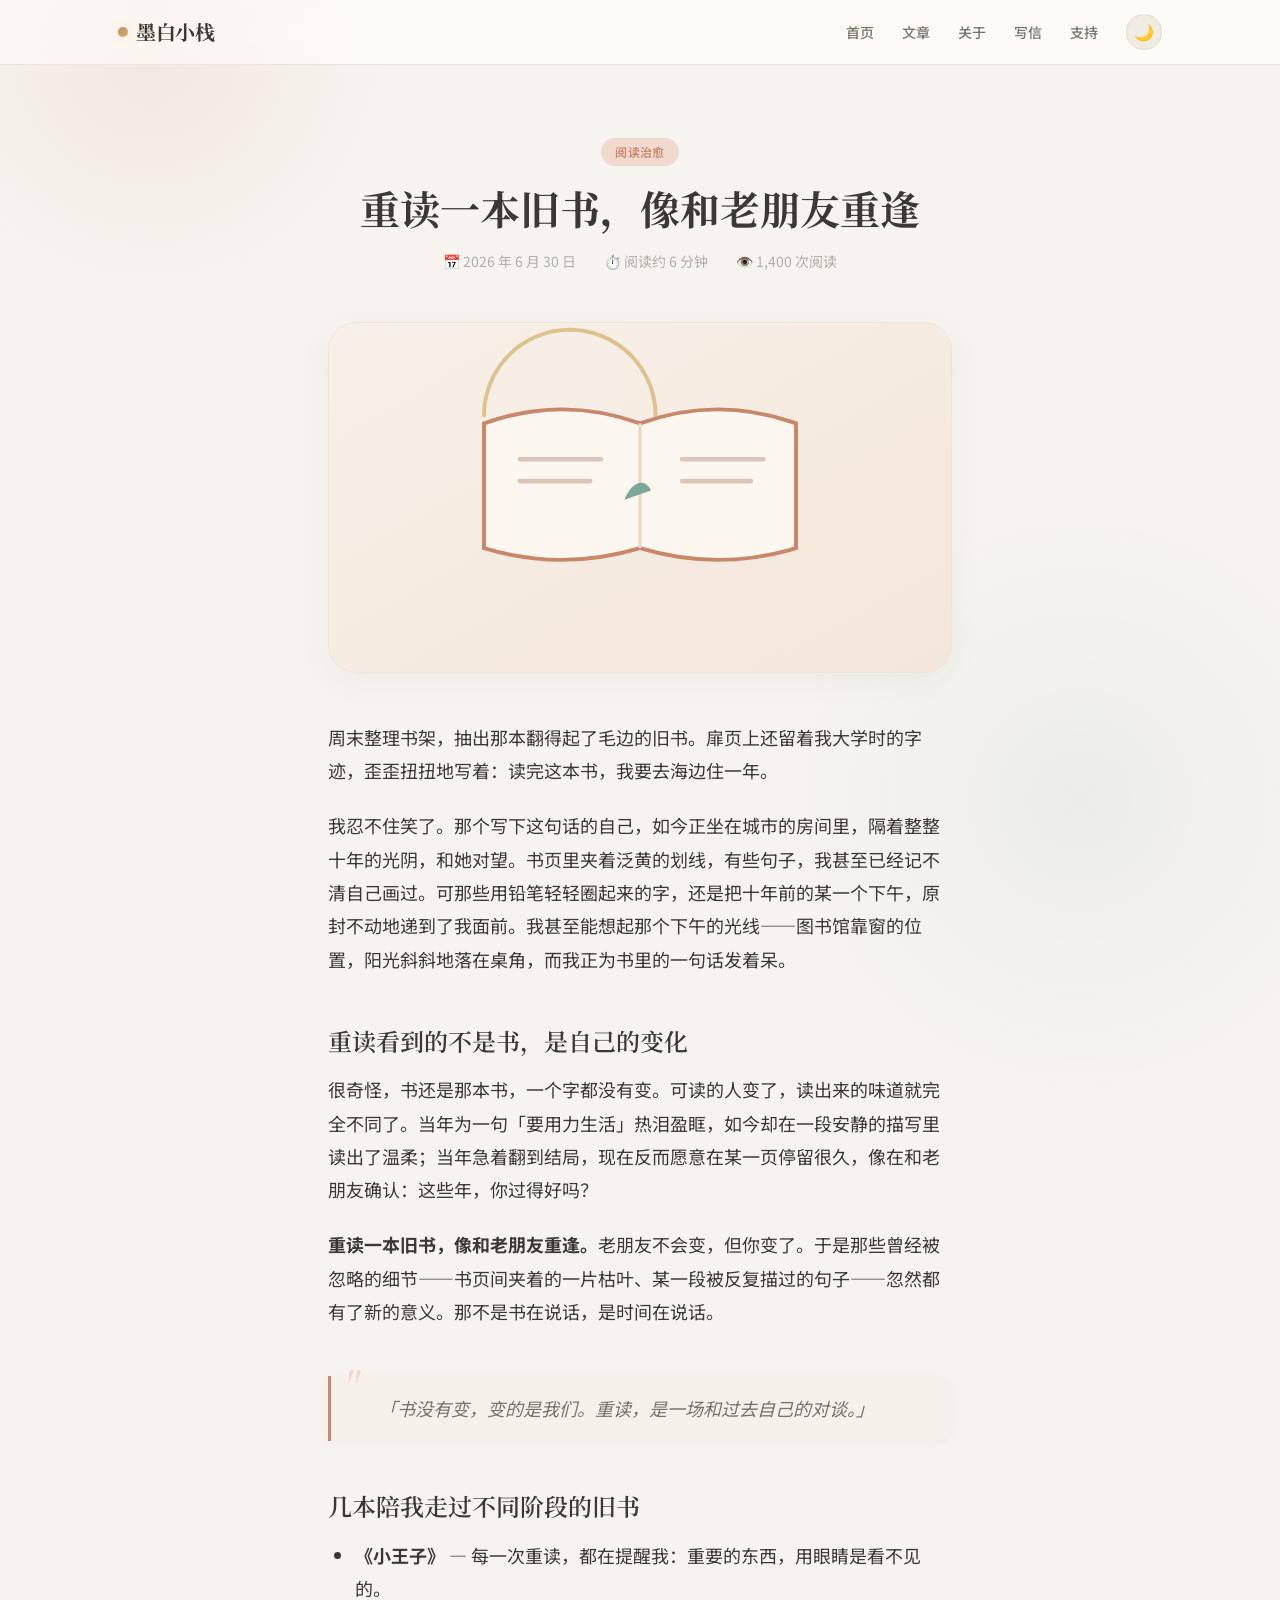
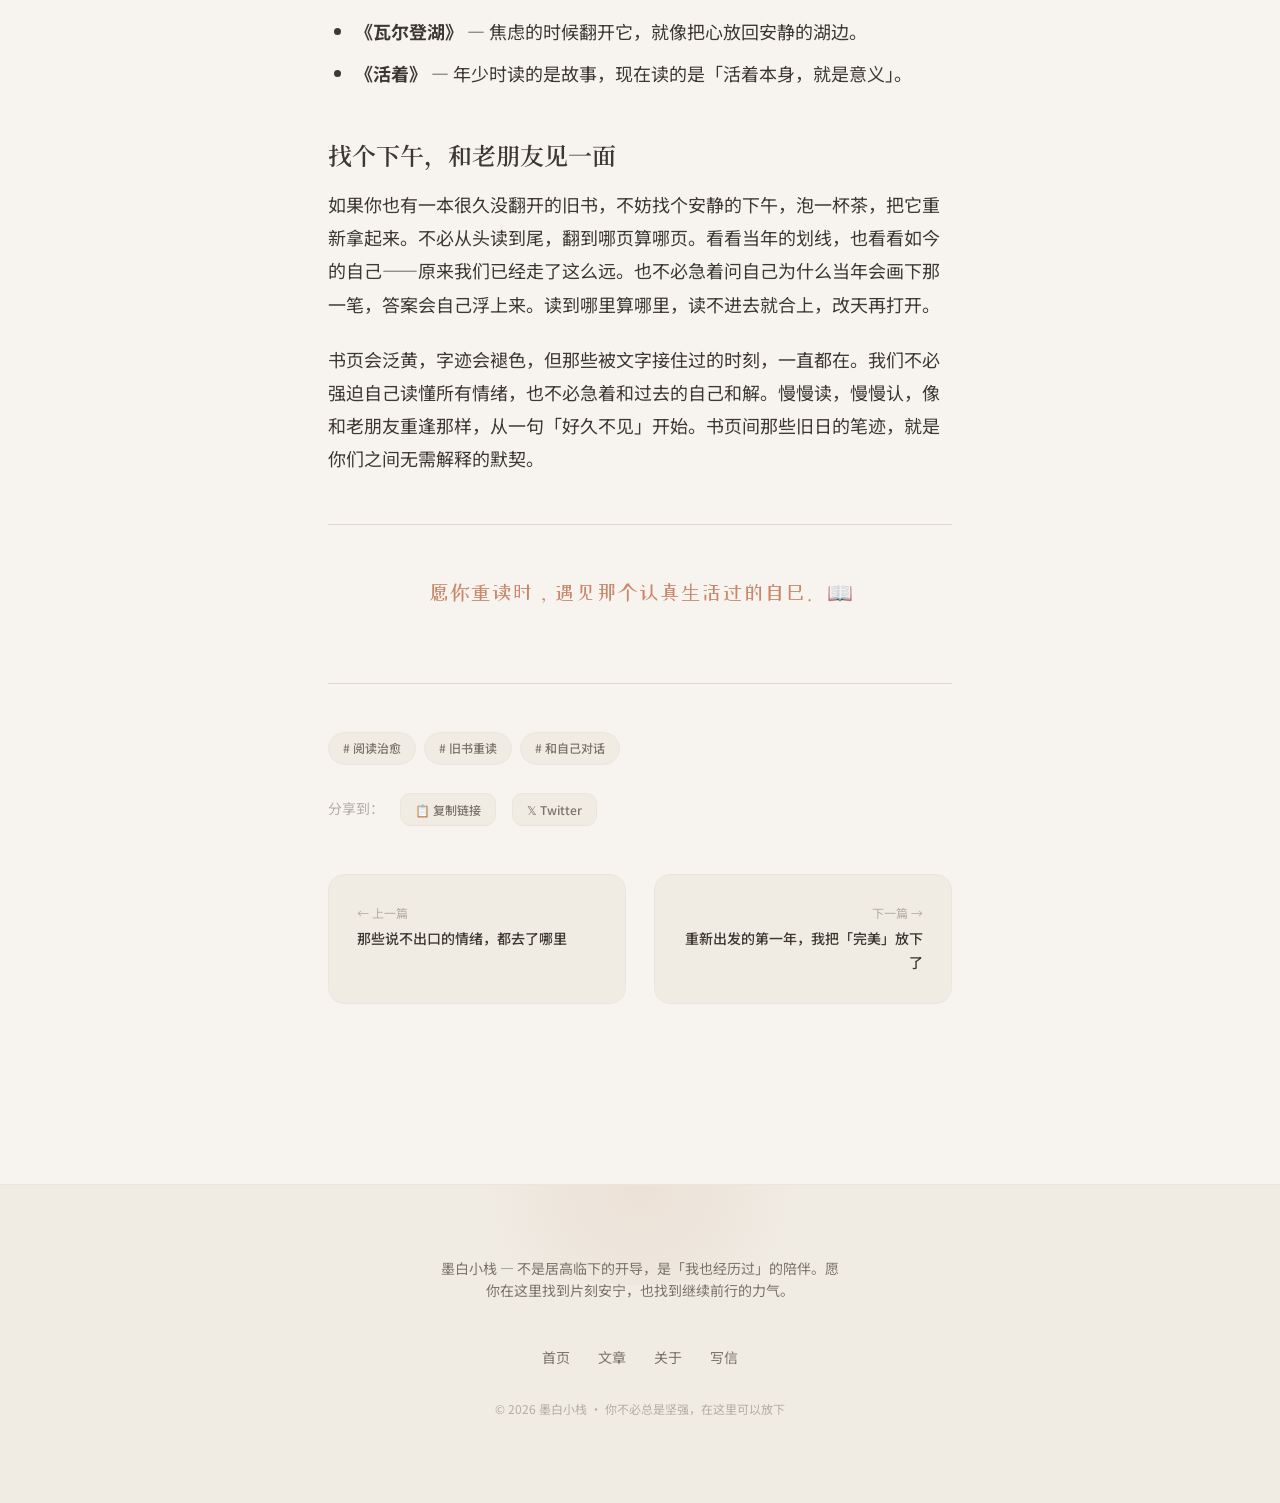
<file: article/reread-old-book.html>
<!DOCTYPE html>
<html lang="zh-CN">
<head>
  <meta charset="UTF-8">
  <meta name="viewport" content="width=device-width, initial-scale=1.0">
  <meta name="description" content="翻开旧书，看到当年的划线，才惊觉书没有变，变的是我们自己。重读一本旧书，像和老朋友重逢。">
  <meta property="og:title" content="重读一本旧书，像和老朋友重逢 — 墨白小栈">
  <meta property="og:description" content="翻开旧书，看到当年的划线，才惊觉书没有变，变的是我们自己。">
  <meta property="og:type" content="article">
  <meta property="og:site_name" content="墨白小栈">
  <meta property="og:url" content="https://yaya806798160-ai.github.io/soulhaven/article/reread-old-book.html">
  <meta property="og:image" content="https://yaya806798160-ai.github.io/soulhaven/assets/images/og-cover.png">
  <title>重读一本旧书，像和老朋友重逢 — 墨白小栈</title>
  <link rel="preconnect" href="https://fonts.googleapis.com">
  <link rel="preconnect" href="https://fonts.gstatic.com" crossorigin>
  <link href="https://fonts.googleapis.com/css2?family=Noto+Sans+SC:wght@300;400;500;700&family=Noto+Serif+SC:wght@400;600;700&family=ZCOOL+XiaoWei&display=swap" rel="stylesheet">
  <link rel="stylesheet" href="../assets/css/style.css">
  <link rel="icon" type="image/svg+xml" href="../assets/images/favicon.svg">
  <link rel="canonical" href="https://yaya806798160-ai.github.io/soulhaven/article/reread-old-book.html">

<script src="https://beacon.cdn.qq.com/sdk/4.5.9/beacon_web.min.js" async></script>
<script>
(function(){
  try{
    var beacon=new BeaconAction({
      appkey:'0WEB06U85YBSLJNL',
      versionCode:'1.0.0',
      channelID:'share',
      delay:1000,
      sessionDuration:30*60*1000,
      isOversea:false,
      needReportRqdEvent:false
    });
    beacon.onDirectUserAction('preview_page_view',{
      'url':location.href,
      'referrer':document.referrer,
      'title':document.title,
      'sandbox_id':'814d06782307480bbeb250abb55ad84a'
    });
  }catch(e){}
})();
</script>
  
  <script type="application/ld+json">
  {
    "@context": "https://schema.org",
    "@type": "Article",
    "headline": "重读一本旧书，像和老朋友重逢",
    "description": "翻开旧书，看到当年的划线，才惊觉书没有变，变的是我们自己。重读一本旧书，像和老朋友重逢。",
    "datePublished": "2026-06-30",
    "dateModified": "2026-08-25",
    "author": {
      "@type": "Person",
      "name": "墨白"
    },
    "publisher": {
      "@type": "Organization",
      "name": "墨白小栈",
      "logo": {
        "@type": "ImageObject",
        "url": "https://yaya806798160-ai.github.io/soulhaven/assets/images/og-cover.png"
      }
    },
    "image": "https://yaya806798160-ai.github.io/soulhaven/assets/images/og-cover.png",
    "mainEntityOfPage": "https://yaya806798160-ai.github.io/soulhaven/article/reread-old-book.html"
  }
  </script>
</head>
<body>

  <!-- 阅读进度条 -->
  <div class="reading-progress"></div>

  <!-- 导航栏 -->
  <nav class="navbar">
    <div class="container">
      <a href="../" class="navbar-logo">墨白小栈</a>
      <button class="mobile-menu-btn" aria-label="菜单">
        <span></span><span></span><span></span>
      </button>
      <ul class="navbar-links">
        <li><a href="../">首页</a></li>
        <li><a href="../articles/">文章</a></li>
        <li><a href="../about.html">关于</a></li>
        <li><a href="../personal-letter.html" title="写一封给你的信">写信</a></li>
        <li><a href="../support.html">支持</a></li>
        <li>
          <button class="theme-toggle" aria-label="切换暗色模式">🌙</button>
        </li>
      </ul>
    </div>
  </nav>

  <!-- 文章详情 -->
  <article class="article-detail">
    <div class="container-narrow">

      <!-- 文章头部 -->
      <header class="article-header">
        <span class="card-category article-category">阅读治愈</span>
        <h1>重读一本旧书，像和老朋友重逢</h1>
        <div class="article-meta">
          <span>📅 2026 年 6 月 30 日</span>
          <span>⏱️ 阅读约 6 分钟</span>
          <span>👁️ 1,400 次阅读</span>
        </div>
      </header>

      <!-- 封面图 -->
      <div class="article-cover">
        <img src="../assets/images/covers/cover-reread-old-book.svg" alt="重读一本旧书，像和老朋友重逢" loading="lazy">
      </div>

      <!-- 正文 -->
      <div class="article-content">
        <p>
          周末整理书架，抽出那本翻得起了毛边的旧书。扉页上还留着我大学时的字迹，歪歪扭扭地写着：读完这本书，我要去海边住一年。
        </p>

        <p>
          我忍不住笑了。那个写下这句话的自己，如今正坐在城市的房间里，隔着整整十年的光阴，和她对望。书页里夹着泛黄的划线，有些句子，我甚至已经记不清自己画过。可那些用铅笔轻轻圈起来的字，还是把十年前的某一个下午，原封不动地递到了我面前。我甚至能想起那个下午的光线——图书馆靠窗的位置，阳光斜斜地落在桌角，而我正为书里的一句话发着呆。
        </p>

        <h2>重读看到的不是书，是自己的变化</h2>

        <p>
          很奇怪，书还是那本书，一个字都没有变。可读的人变了，读出来的味道就完全不同了。当年为一句「要用力生活」热泪盈眶，如今却在一段安静的描写里读出了温柔；当年急着翻到结局，现在反而愿意在某一页停留很久，像在和老朋友确认：这些年，你过得好吗？
        </p>

        <p>
          <strong>重读一本旧书，像和老朋友重逢。</strong>老朋友不会变，但你变了。于是那些曾经被忽略的细节——书页间夹着的一片枯叶、某一段被反复描过的句子——忽然都有了新的意义。那不是书在说话，是时间在说话。
        </p>

        <blockquote>
          <p>「书没有变，变的是我们。重读，是一场和过去自己的对谈。」</p>
        </blockquote>

        <h2>几本陪我走过不同阶段的旧书</h2>

        <ul>
          <li><strong>《小王子》</strong> — 每一次重读，都在提醒我：重要的东西，用眼睛是看不见的。</li>
          <li><strong>《瓦尔登湖》</strong> — 焦虑的时候翻开它，就像把心放回安静的湖边。</li>
          <li><strong>《活着》</strong> — 年少时读的是故事，现在读的是「活着本身，就是意义」。</li>
        </ul>

        <h2>找个下午，和老朋友见一面</h2>

        <p>
          如果你也有一本很久没翻开的旧书，不妨找个安静的下午，泡一杯茶，把它重新拿起来。不必从头读到尾，翻到哪页算哪页。看看当年的划线，也看看如今的自己——原来我们已经走了这么远。也不必急着问自己为什么当年会画下那一笔，答案会自己浮上来。读到哪里算哪里，读不进去就合上，改天再打开。
        </p>

        <p>
          书页会泛黄，字迹会褪色，但那些被文字接住过的时刻，一直都在。我们不必强迫自己读懂所有情绪，也不必急着和过去的自己和解。慢慢读，慢慢认，像和老朋友重逢那样，从一句「好久不见」开始。书页间那些旧日的笔迹，就是你们之间无需解释的默契。
        </p>

        <hr>

        <p style="font-family: var(--font-hand); font-size: 1.3rem; text-align: center; color: var(--color-accent);">
          愿你重读时，遇见那个认真生活过的自己。📖
        </p>
      </div>

      <!-- 文章底部 -->
      <div class="article-footer">
        <div class="article-tags">
          <span># 阅读治愈</span>
          <span># 旧书重读</span>
          <span># 和自己对话</span>
        </div>
        <div class="article-share">
          <span>分享到：</span>
          <button class="share-copy-btn">📋 复制链接</button>
          <button onclick="window.open('https://twitter.com/intent/tweet?text='+encodeURIComponent(document.title)+'&url='+encodeURIComponent(window.location.href))">𝕏 Twitter</button>
        </div>
      </div>

      <!-- 上一篇 / 下一篇 -->
      <nav class="article-nav">
        <a href="../article/unspoken-emotions.html" class="nav-prev">
          <div class="nav-label">← 上一篇</div>
          <div class="nav-title">那些说不出口的情绪，都去了哪里</div>
        </a>
        <a href="../article/restart-year.html" class="nav-next">
          <div class="nav-label">下一篇 →</div>
          <div class="nav-title">重新出发的第一年，我把「完美」放下了</div>
        </a>
      </nav>

    </div>
  </article>

  <!-- 页脚 -->
  <footer class="site-footer">
    <div class="container footer-content">
      <p class="footer-bio">
        墨白小栈 — 不是居高临下的开导，是「我也经历过」的陪伴。愿你在这里找到片刻安宁，也找到继续前行的力气。
      </p>
      <ul class="footer-nav">
        <li><a href="../">首页</a></li>
        <li><a href="../articles/">文章</a></li>
        <li><a href="../about.html">关于</a></li>
        <li><a href="../personal-letter.html" title="写一封给你的信">写信</a></li>
      </ul>
      <p class="footer-copyright">© 2026 墨白小栈 · 你不必总是坚强，在这里可以放下</p>
    </div>
  </footer>

  <script src="../assets/js/main.js"></script>
</body>
</html>
</file>
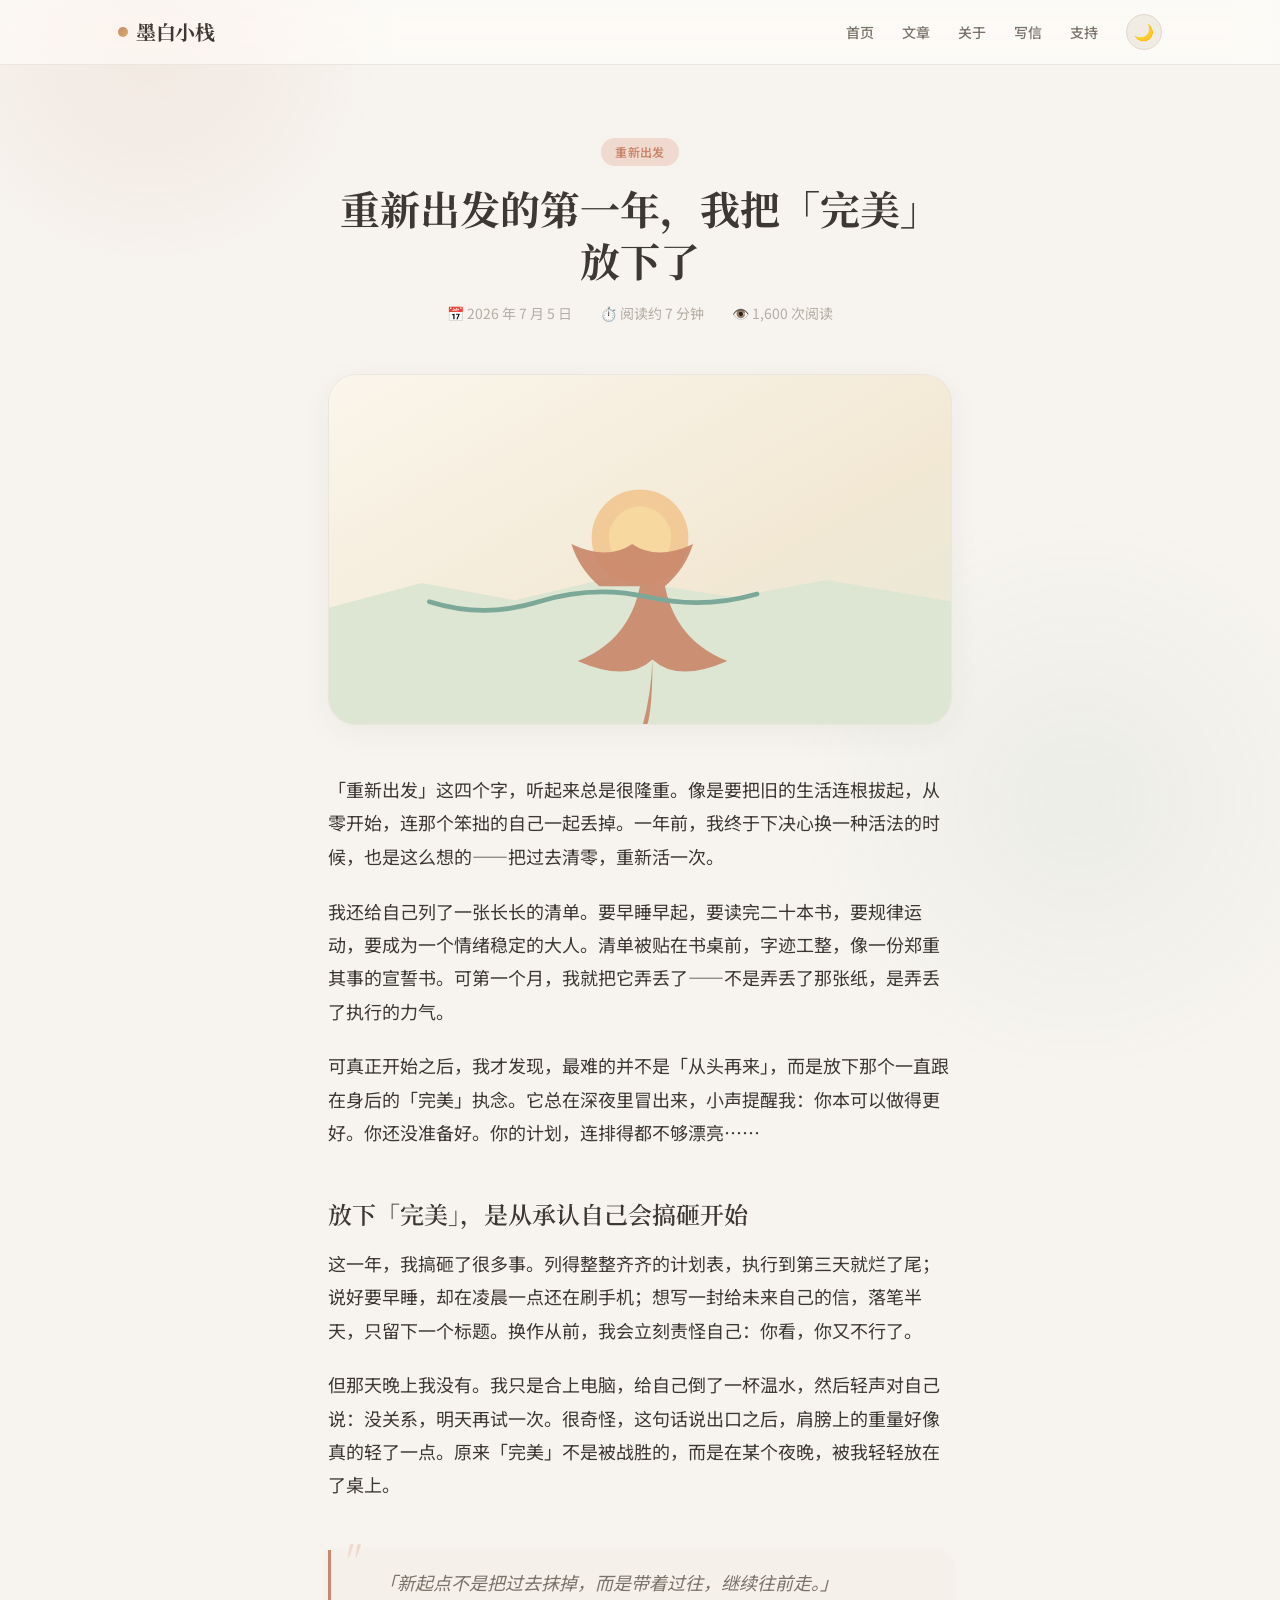
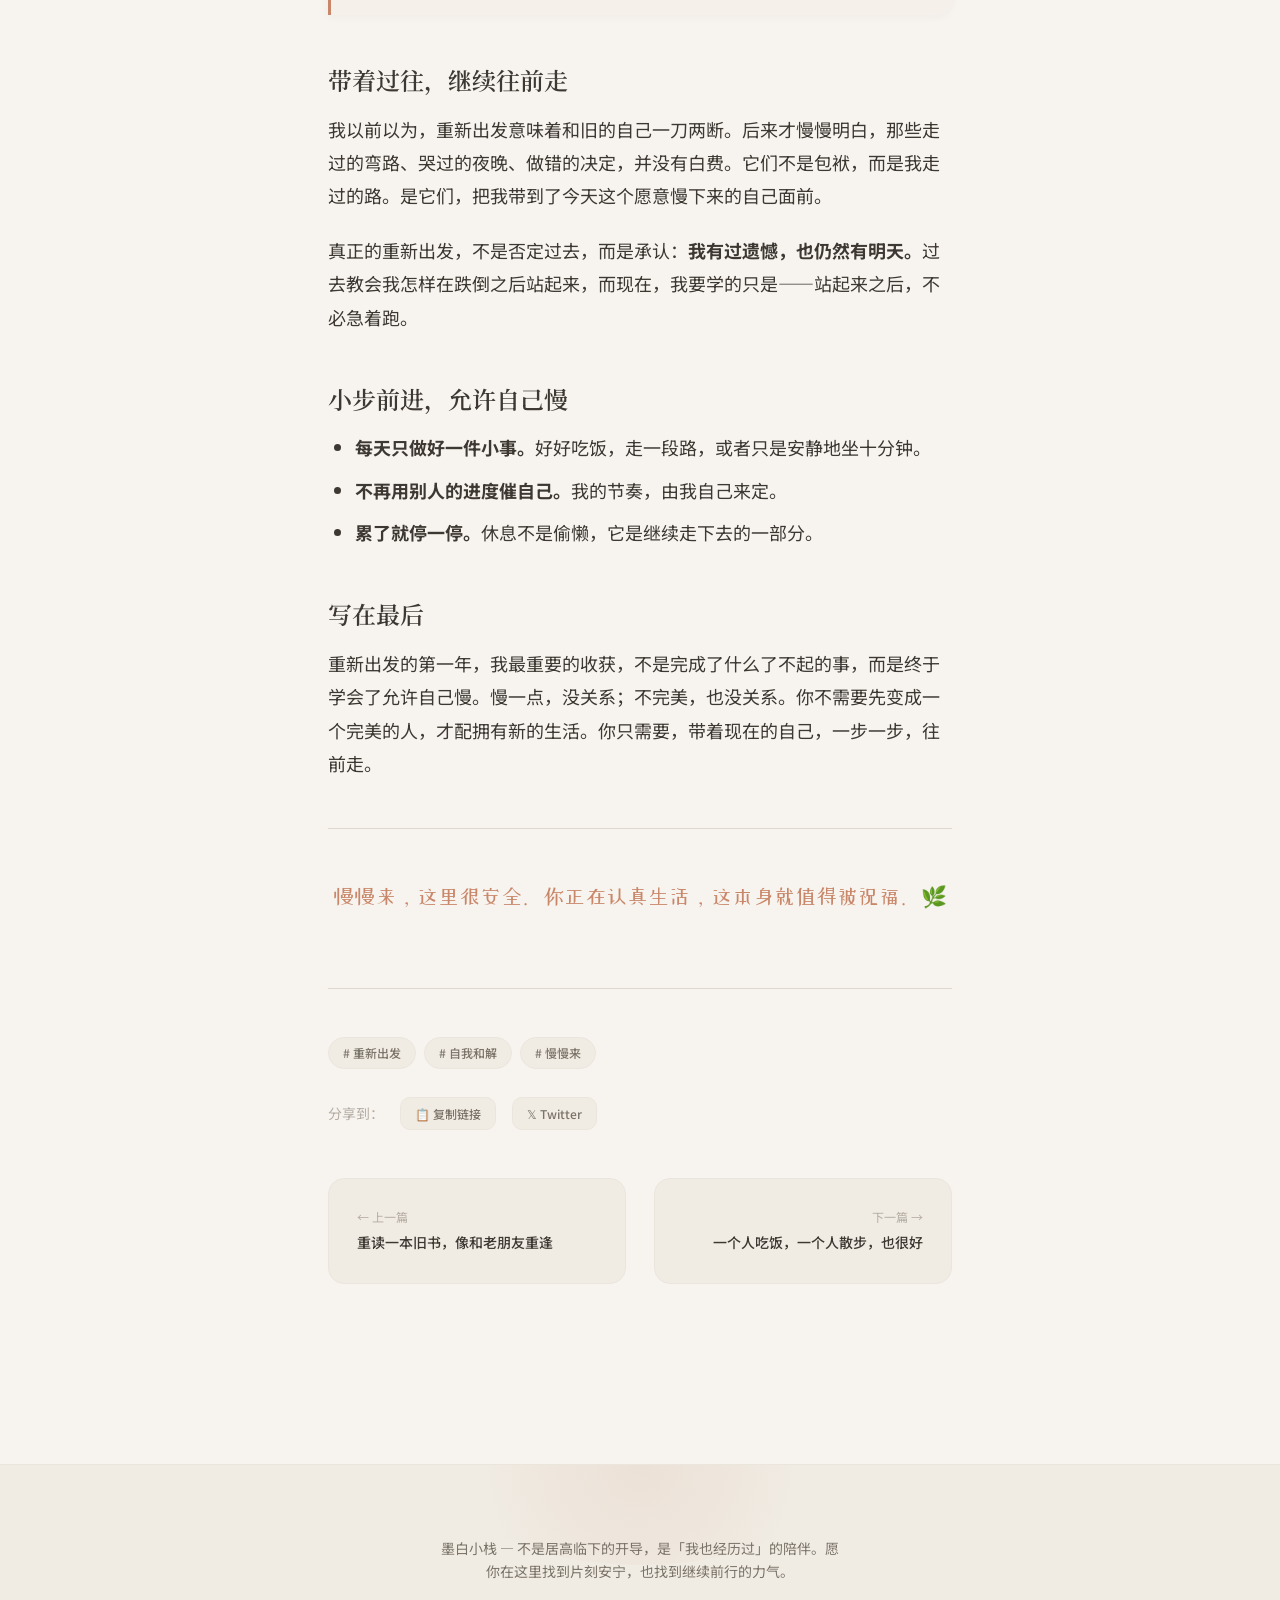
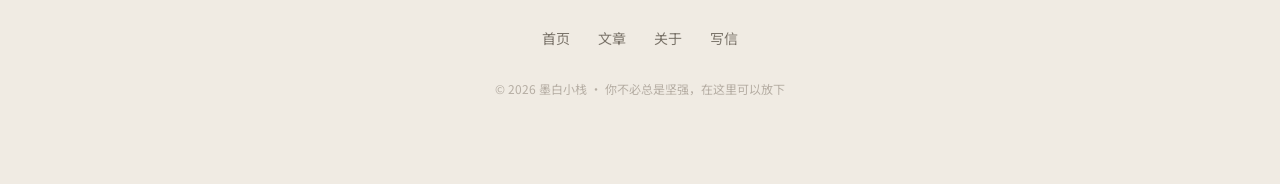
<file: article/restart-year.html>
<!DOCTYPE html>
<html lang="zh-CN">
<head>
  <meta charset="UTF-8">
  <meta name="viewport" content="width=device-width, initial-scale=1.0">
  <meta name="description" content="重新出发听起来很隆重，其实只是把「完美」放下，带着过往继续往前走。第一年，我学会了小步前进，也允许自己慢下来。">
  <meta property="og:title" content="重新出发的第一年，我把「完美」放下了 — 墨白小栈">
  <meta property="og:description" content="重新出发听起来很隆重，其实只是把「完美」放下，带着过往继续往前走。">
  <meta property="og:type" content="article">
  <meta property="og:site_name" content="墨白小栈">
  <meta property="og:url" content="https://yaya806798160-ai.github.io/soulhaven/article/restart-year.html">
  <meta property="og:image" content="https://yaya806798160-ai.github.io/soulhaven/assets/images/og-cover.png">
  <title>重新出发的第一年，我把「完美」放下了 — 墨白小栈</title>
  <link rel="preconnect" href="https://fonts.googleapis.com">
  <link rel="preconnect" href="https://fonts.gstatic.com" crossorigin>
  <link href="https://fonts.googleapis.com/css2?family=Noto+Sans+SC:wght@300;400;500;700&family=Noto+Serif+SC:wght@400;600;700&family=ZCOOL+XiaoWei&display=swap" rel="stylesheet">
  <link rel="stylesheet" href="../assets/css/style.css">
  <link rel="icon" type="image/svg+xml" href="../assets/images/favicon.svg">
  <link rel="canonical" href="https://yaya806798160-ai.github.io/soulhaven/article/restart-year.html">

<script src="https://beacon.cdn.qq.com/sdk/4.5.9/beacon_web.min.js" async></script>
<script>
(function(){
  try{
    var beacon=new BeaconAction({
      appkey:'0WEB06U85YBSLJNL',
      versionCode:'1.0.0',
      channelID:'share',
      delay:1000,
      sessionDuration:30*60*1000,
      isOversea:false,
      needReportRqdEvent:false
    });
    beacon.onDirectUserAction('preview_page_view',{
      'url':location.href,
      'referrer':document.referrer,
      'title':document.title,
      'sandbox_id':'814d06782307480bbeb250abb55ad84a'
    });
  }catch(e){}
})();
</script>
  
  <script type="application/ld+json">
  {
    "@context": "https://schema.org",
    "@type": "Article",
    "headline": "重新出发的第一年，我把「完美」放下了",
    "description": "重新出发听起来很隆重，其实只是把「完美」放下，带着过往继续往前走。第一年，我学会了小步前进，也允许自己慢下来。",
    "datePublished": "2026-07-05",
    "dateModified": "2026-08-25",
    "author": {
      "@type": "Person",
      "name": "墨白"
    },
    "publisher": {
      "@type": "Organization",
      "name": "墨白小栈",
      "logo": {
        "@type": "ImageObject",
        "url": "https://yaya806798160-ai.github.io/soulhaven/assets/images/og-cover.png"
      }
    },
    "image": "https://yaya806798160-ai.github.io/soulhaven/assets/images/og-cover.png",
    "mainEntityOfPage": "https://yaya806798160-ai.github.io/soulhaven/article/restart-year.html"
  }
  </script>
</head>
<body>

  <!-- 阅读进度条 -->
  <div class="reading-progress"></div>

  <!-- 导航栏 -->
  <nav class="navbar">
    <div class="container">
      <a href="../" class="navbar-logo">墨白小栈</a>
      <button class="mobile-menu-btn" aria-label="菜单">
        <span></span><span></span><span></span>
      </button>
      <ul class="navbar-links">
        <li><a href="../">首页</a></li>
        <li><a href="../articles/">文章</a></li>
        <li><a href="../about.html">关于</a></li>
        <li><a href="../personal-letter.html" title="写一封给你的信">写信</a></li>
        <li><a href="../support.html">支持</a></li>
        <li>
          <button class="theme-toggle" aria-label="切换暗色模式">🌙</button>
        </li>
      </ul>
    </div>
  </nav>

  <!-- 文章详情 -->
  <article class="article-detail">
    <div class="container-narrow">

      <!-- 文章头部 -->
      <header class="article-header">
        <span class="card-category article-category">重新出发</span>
        <h1>重新出发的第一年，我把「完美」放下了</h1>
        <div class="article-meta">
          <span>📅 2026 年 7 月 5 日</span>
          <span>⏱️ 阅读约 7 分钟</span>
          <span>👁️ 1,600 次阅读</span>
        </div>
      </header>

      <!-- 封面图 -->
      <div class="article-cover">
        <img src="../assets/images/covers/cover-restart-year.svg" alt="重新出发的第一年，我把「完美」放下了" loading="lazy">
      </div>

      <!-- 正文 -->
      <div class="article-content">
        <p>
          「重新出发」这四个字，听起来总是很隆重。像是要把旧的生活连根拔起，从零开始，连那个笨拙的自己一起丢掉。一年前，我终于下决心换一种活法的时候，也是这么想的——把过去清零，重新活一次。
        </p>

        <p>
          我还给自己列了一张长长的清单。要早睡早起，要读完二十本书，要规律运动，要成为一个情绪稳定的大人。清单被贴在书桌前，字迹工整，像一份郑重其事的宣誓书。可第一个月，我就把它弄丢了——不是弄丢了那张纸，是弄丢了执行的力气。
        </p>

        <p>
          可真正开始之后，我才发现，最难的并不是「从头再来」，而是放下那个一直跟在身后的「完美」执念。它总在深夜里冒出来，小声提醒我：你本可以做得更好。你还没准备好。你的计划，连排得都不够漂亮……
        </p>

        <h2>放下「完美」，是从承认自己会搞砸开始</h2>

        <p>
          这一年，我搞砸了很多事。列得整整齐齐的计划表，执行到第三天就烂了尾；说好要早睡，却在凌晨一点还在刷手机；想写一封给未来自己的信，落笔半天，只留下一个标题。换作从前，我会立刻责怪自己：你看，你又不行了。
        </p>

        <p>
          但那天晚上我没有。我只是合上电脑，给自己倒了一杯温水，然后轻声对自己说：没关系，明天再试一次。很奇怪，这句话说出口之后，肩膀上的重量好像真的轻了一点。原来「完美」不是被战胜的，而是在某个夜晚，被我轻轻放在了桌上。
        </p>

        <blockquote>
          <p>「新起点不是把过去抹掉，而是带着过往，继续往前走。」</p>
        </blockquote>

        <h2>带着过往，继续往前走</h2>

        <p>
          我以前以为，重新出发意味着和旧的自己一刀两断。后来才慢慢明白，那些走过的弯路、哭过的夜晚、做错的决定，并没有白费。它们不是包袱，而是我走过的路。是它们，把我带到了今天这个愿意慢下来的自己面前。
        </p>

        <p>
          真正的重新出发，不是否定过去，而是承认：<strong>我有过遗憾，也仍然有明天。</strong>过去教会我怎样在跌倒之后站起来，而现在，我要学的只是——站起来之后，不必急着跑。
        </p>

        <h2>小步前进，允许自己慢</h2>

        <ul>
          <li><strong>每天只做好一件小事。</strong>好好吃饭，走一段路，或者只是安静地坐十分钟。</li>
          <li><strong>不再用别人的进度催自己。</strong>我的节奏，由我自己来定。</li>
          <li><strong>累了就停一停。</strong>休息不是偷懒，它是继续走下去的一部分。</li>
        </ul>

        <h2>写在最后</h2>

        <p>
          重新出发的第一年，我最重要的收获，不是完成了什么了不起的事，而是终于学会了允许自己慢。慢一点，没关系；不完美，也没关系。你不需要先变成一个完美的人，才配拥有新的生活。你只需要，带着现在的自己，一步一步，往前走。
        </p>

        <hr>

        <p style="font-family: var(--font-hand); font-size: 1.3rem; text-align: center; color: var(--color-accent);">
          慢慢来，这里很安全。你正在认真生活，这本身就值得被祝福。🌿
        </p>
      </div>

      <!-- 文章底部 -->
      <div class="article-footer">
        <div class="article-tags">
          <span># 重新出发</span>
          <span># 自我和解</span>
          <span># 慢慢来</span>
        </div>
        <div class="article-share">
          <span>分享到：</span>
          <button class="share-copy-btn">📋 复制链接</button>
          <button onclick="window.open('https://twitter.com/intent/tweet?text='+encodeURIComponent(document.title)+'&url='+encodeURIComponent(window.location.href))">𝕏 Twitter</button>
        </div>
      </div>

      <!-- 上一篇 / 下一篇 -->
      <nav class="article-nav">
        <a href="../article/reread-old-book.html" class="nav-prev">
          <div class="nav-label">← 上一篇</div>
          <div class="nav-title">重读一本旧书，像和老朋友重逢</div>
        </a>
        <a href="../article/morning-ritual.html" class="nav-next">
          <div class="nav-label">下一篇 →</div>
          <div class="nav-title">一个人吃饭，一个人散步，也很好</div>
        </a>
      </nav>

    </div>
  </article>

  <!-- 页脚 -->
  <footer class="site-footer">
    <div class="container footer-content">
      <p class="footer-bio">
        墨白小栈 — 不是居高临下的开导，是「我也经历过」的陪伴。愿你在这里找到片刻安宁，也找到继续前行的力气。
      </p>
      <ul class="footer-nav">
        <li><a href="../">首页</a></li>
        <li><a href="../articles/">文章</a></li>
        <li><a href="../about.html">关于</a></li>
        <li><a href="../personal-letter.html" title="写一封给你的信">写信</a></li>
      </ul>
      <p class="footer-copyright">© 2026 墨白小栈 · 你不必总是坚强，在这里可以放下</p>
    </div>
  </footer>

  <script src="../assets/js/main.js"></script>
</body>
</html>
</file>
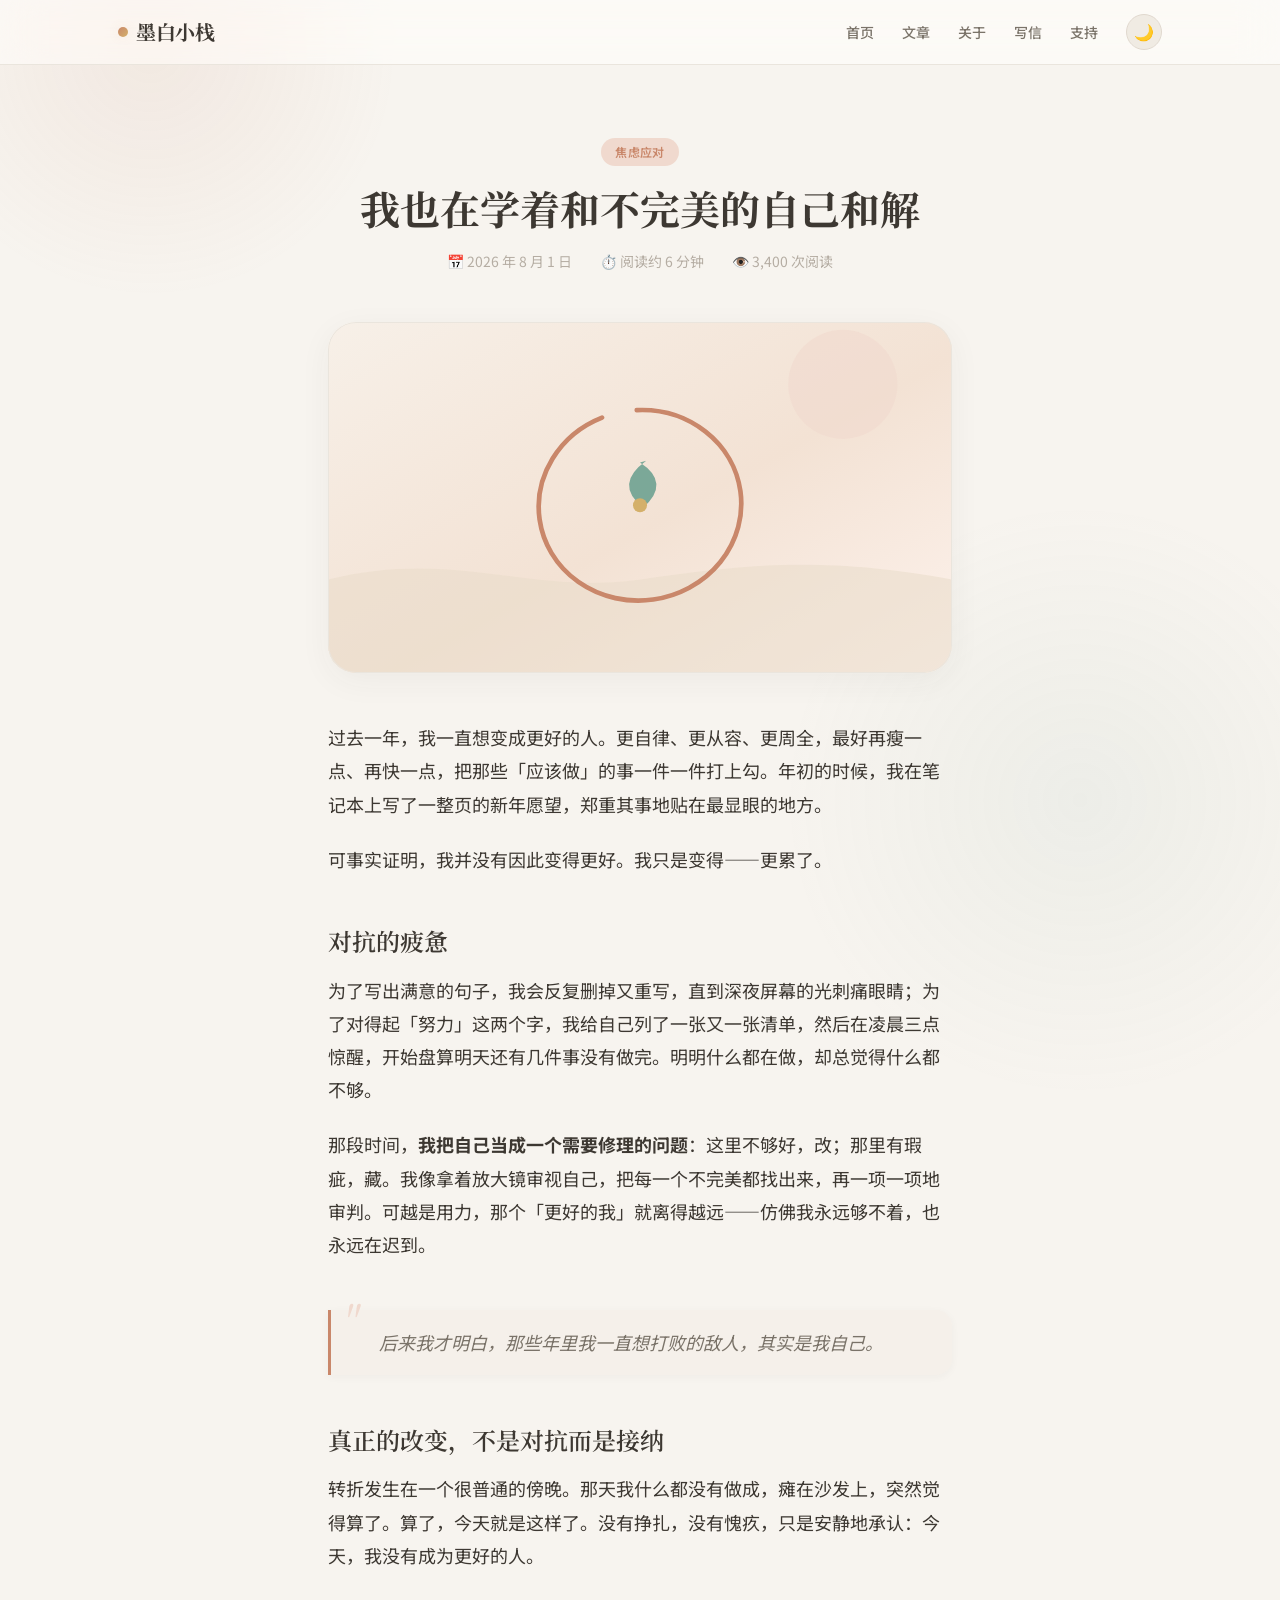
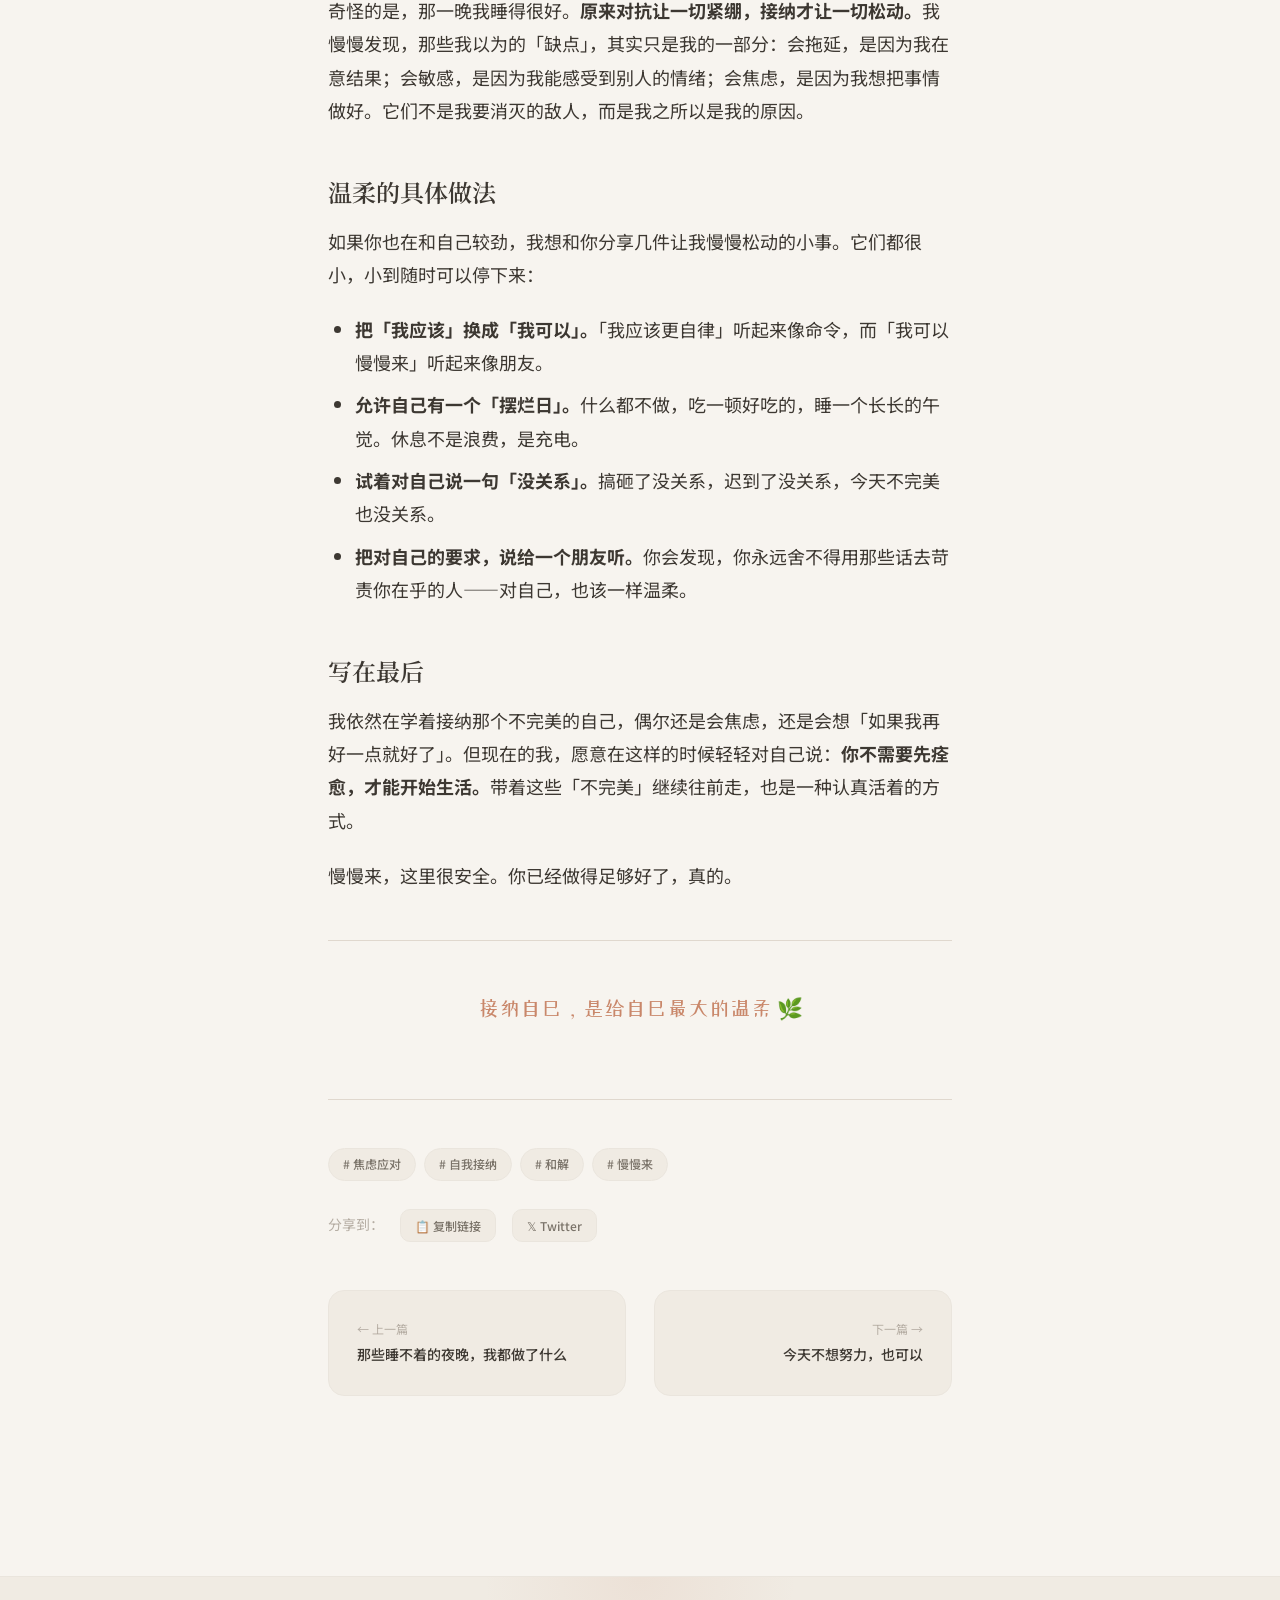
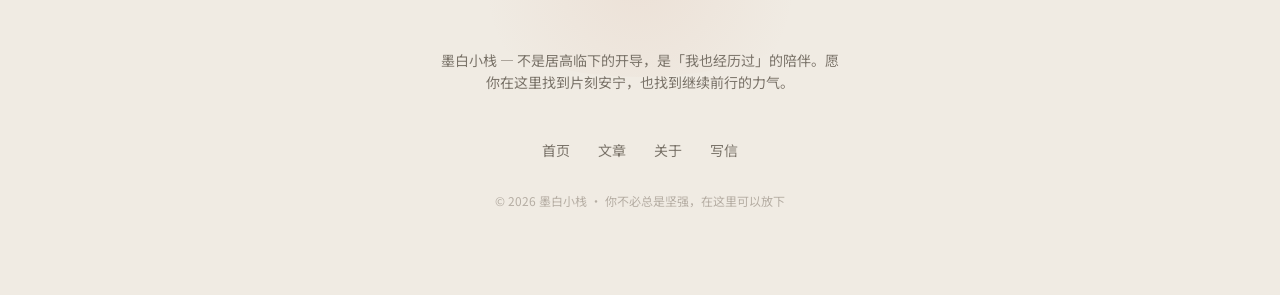
<file: article/slow-living.html>
<!DOCTYPE html>
<html lang="zh-CN">
<head>
  <meta charset="UTF-8">
  <meta name="viewport" content="width=device-width, initial-scale=1.0">
  <meta name="description" content="过去一年，我一直想变成更好的人。后来才明白，真正的改变不是对抗，而是接纳。这是一篇写给不完美自己的信。">
  <meta property="og:title" content="我也在学着和不完美的自己和解 — 墨白小栈">
  <meta property="og:description" content="真正的改变，不是对抗，而是接纳。">
  <meta property="og:type" content="article">
  <meta property="og:site_name" content="墨白小栈">
  <meta property="og:url" content="https://yaya806798160-ai.github.io/soulhaven/article/slow-living.html">
  <meta property="og:image" content="https://yaya806798160-ai.github.io/soulhaven/assets/images/og-cover.png">
    <title>我也在学着和不完美的自己和解 — 墨白小栈</title>
  <link rel="preconnect" href="https://fonts.googleapis.com">
  <link rel="preconnect" href="https://fonts.gstatic.com" crossorigin>
  <link href="https://fonts.googleapis.com/css2?family=Noto+Sans+SC:wght@300;400;500;700&family=Noto+Serif+SC:wght@400;600;700&family=ZCOOL+XiaoWei&display=swap" rel="stylesheet">
  <link rel="stylesheet" href="../assets/css/style.css">
  <link rel="icon" type="image/svg+xml" href="../assets/images/favicon.svg">
  <link rel="canonical" href="https://yaya806798160-ai.github.io/soulhaven/article/slow-living.html">

<script src="https://beacon.cdn.qq.com/sdk/4.5.9/beacon_web.min.js" async></script>
<script>
(function(){
  try{
    var beacon=new BeaconAction({
      appkey:'0WEB06U85YBSLJNL',
      versionCode:'1.0.0',
      channelID:'share',
      delay:1000,
      sessionDuration:30*60*1000,
      isOversea:false,
      needReportRqdEvent:false
    });
    beacon.onDirectUserAction('preview_page_view',{
      'url':location.href,
      'referrer':document.referrer,
      'title':document.title,
      'sandbox_id':'814d06782307480bbeb250abb55ad84a'
    });
  }catch(e){}
})();
</script>
  
  <script type="application/ld+json">
  {
    "@context": "https://schema.org",
    "@type": "Article",
    "headline": "我也在学着和不完美的自己和解",
    "description": "过去一年，我一直想变成更好的人。后来才明白，真正的改变不是对抗，而是接纳。这是一篇写给不完美自己的信。",
    "datePublished": "2026-08-01",
    "dateModified": "2026-08-25",
    "author": {
      "@type": "Person",
      "name": "墨白"
    },
    "publisher": {
      "@type": "Organization",
      "name": "墨白小栈",
      "logo": {
        "@type": "ImageObject",
        "url": "https://yaya806798160-ai.github.io/soulhaven/assets/images/og-cover.png"
      }
    },
    "image": "https://yaya806798160-ai.github.io/soulhaven/assets/images/og-cover.png",
    "mainEntityOfPage": "https://yaya806798160-ai.github.io/soulhaven/article/slow-living.html"
  }
  </script>
</head>
<body>

  <!-- 阅读进度条 -->
  <div class="reading-progress"></div>

  <!-- 导航栏 -->
  <nav class="navbar">
    <div class="container">
      <a href="../" class="navbar-logo">墨白小栈</a>
      <button class="mobile-menu-btn" aria-label="菜单">
        <span></span><span></span><span></span>
      </button>
      <ul class="navbar-links">
        <li><a href="../">首页</a></li>
        <li><a href="../articles/">文章</a></li>
        <li><a href="../about.html">关于</a></li>
        <li><a href="../personal-letter.html" title="写一封给你的信">写信</a></li>
        <li><a href="../support.html">支持</a></li>
        <li>
          <button class="theme-toggle" aria-label="切换暗色模式">🌙</button>
        </li>
      </ul>
    </div>
  </nav>

  <!-- 文章详情 -->
  <article class="article-detail">
    <div class="container-narrow">

      <!-- 文章头部 -->
      <header class="article-header">
        <span class="card-category article-category">焦虑应对</span>
        <h1>我也在学着和不完美的自己和解</h1>
        <div class="article-meta">
          <span>📅 2026 年 8 月 1 日</span>
          <span>⏱️ 阅读约 6 分钟</span>
          <span>👁️ 3,400 次阅读</span>
        </div>
      </header>

      <!-- 封面图 -->
      <div class="article-cover">
        <img src="../assets/images/covers/cover-slow-living.svg" alt="我也在学着和不完美的自己和解" loading="lazy">
      </div>

      <!-- 正文 -->
      <div class="article-content">
        <p>
          过去一年，我一直想变成更好的人。更自律、更从容、更周全，最好再瘦一点、再快一点，把那些「应该做」的事一件一件打上勾。年初的时候，我在笔记本上写了一整页的新年愿望，郑重其事地贴在最显眼的地方。
        </p>

        <p>
          可事实证明，我并没有因此变得更好。我只是变得——更累了。
        </p>

        <h2>对抗的疲惫</h2>

        <p>
          为了写出满意的句子，我会反复删掉又重写，直到深夜屏幕的光刺痛眼睛；为了对得起「努力」这两个字，我给自己列了一张又一张清单，然后在凌晨三点惊醒，开始盘算明天还有几件事没有做完。明明什么都在做，却总觉得什么都不够。
        </p>

        <p>
          那段时间，<strong>我把自己当成一个需要修理的问题</strong>：这里不够好，改；那里有瑕疵，藏。我像拿着放大镜审视自己，把每一个不完美都找出来，再一项一项地审判。可越是用力，那个「更好的我」就离得越远——仿佛我永远够不着，也永远在迟到。
        </p>

        <blockquote>
          <p>后来我才明白，那些年里我一直想打败的敌人，其实是我自己。</p>
        </blockquote>

        <h2>真正的改变，不是对抗而是接纳</h2>

        <p>
          转折发生在一个很普通的傍晚。那天我什么都没有做成，瘫在沙发上，突然觉得算了。算了，今天就是这样了。没有挣扎，没有愧疚，只是安静地承认：今天，我没有成为更好的人。
        </p>

        <p>
          奇怪的是，那一晚我睡得很好。<strong>原来对抗让一切紧绷，接纳才让一切松动。</strong>我慢慢发现，那些我以为的「缺点」，其实只是我的一部分：会拖延，是因为我在意结果；会敏感，是因为我能感受到别人的情绪；会焦虑，是因为我想把事情做好。它们不是我要消灭的敌人，而是我之所以是我的原因。
        </p>

        <h2>温柔的具体做法</h2>

        <p>
          如果你也在和自己较劲，我想和你分享几件让我慢慢松动的小事。它们都很小，小到随时可以停下来：
        </p>

        <ul>
          <li><strong>把「我应该」换成「我可以」。</strong>「我应该更自律」听起来像命令，而「我可以慢慢来」听起来像朋友。</li>
          <li><strong>允许自己有一个「摆烂日」。</strong>什么都不做，吃一顿好吃的，睡一个长长的午觉。休息不是浪费，是充电。</li>
          <li><strong>试着对自己说一句「没关系」。</strong>搞砸了没关系，迟到了没关系，今天不完美也没关系。</li>
          <li><strong>把对自己的要求，说给一个朋友听。</strong>你会发现，你永远舍不得用那些话去苛责你在乎的人——对自己，也该一样温柔。</li>
        </ul>

        <h2>写在最后</h2>

        <p>
          我依然在学着接纳那个不完美的自己，偶尔还是会焦虑，还是会想「如果我再好一点就好了」。但现在的我，愿意在这样的时候轻轻对自己说：<strong>你不需要先痊愈，才能开始生活。</strong>带着这些「不完美」继续往前走，也是一种认真活着的方式。
        </p>

        <p>
          慢慢来，这里很安全。你已经做得足够好了，真的。
        </p>

        <hr>

        <p style="font-family: var(--font-hand); font-size: 1.3rem; text-align: center; color: var(--color-accent);">
          接纳自己，是给自己最大的温柔 🌿
        </p>
      </div>

      <!-- 文章底部 -->
      <div class="article-footer">
        <div class="article-tags">
          <span># 焦虑应对</span>
          <span># 自我接纳</span>
          <span># 和解</span>
          <span># 慢慢来</span>
        </div>
        <div class="article-share">
          <span>分享到：</span>
          <button class="share-copy-btn">📋 复制链接</button>
          <button onclick="window.open('https://twitter.com/intent/tweet?text='+encodeURIComponent(document.title)+'&url='+encodeURIComponent(window.location.href))">𝕏 Twitter</button>
        </div>
      </div>

      <!-- 上一篇 / 下一篇 -->
      <nav class="article-nav">
        <a href="../article/reading-notes.html" class="nav-prev">
          <div class="nav-label">← 上一篇</div>
          <div class="nav-title">那些睡不着的夜晚，我都做了什么</div>
        </a>
        <a href="../article/no-effort-today.html" class="nav-next">
          <div class="nav-label">下一篇 →</div>
          <div class="nav-title">今天不想努力，也可以</div>
        </a>
      </nav>

    </div>
  </article>

  <!-- 页脚 -->
  <footer class="site-footer">
    <div class="container footer-content">
      <p class="footer-bio">
        墨白小栈 — 不是居高临下的开导，是「我也经历过」的陪伴。愿你在这里找到片刻安宁，也找到继续前行的力气。
      </p>
      <ul class="footer-nav">
        <li><a href="../">首页</a></li>
        <li><a href="../articles/">文章</a></li>
        <li><a href="../about.html">关于</a></li>
        <li><a href="../personal-letter.html" title="写一封给你的信">写信</a></li>
      </ul>
      <p class="footer-copyright">© 2026 墨白小栈 · 你不必总是坚强，在这里可以放下</p>
    </div>
  </footer>

  <script src="../assets/js/main.js"></script>
</body>
</html>
</file>
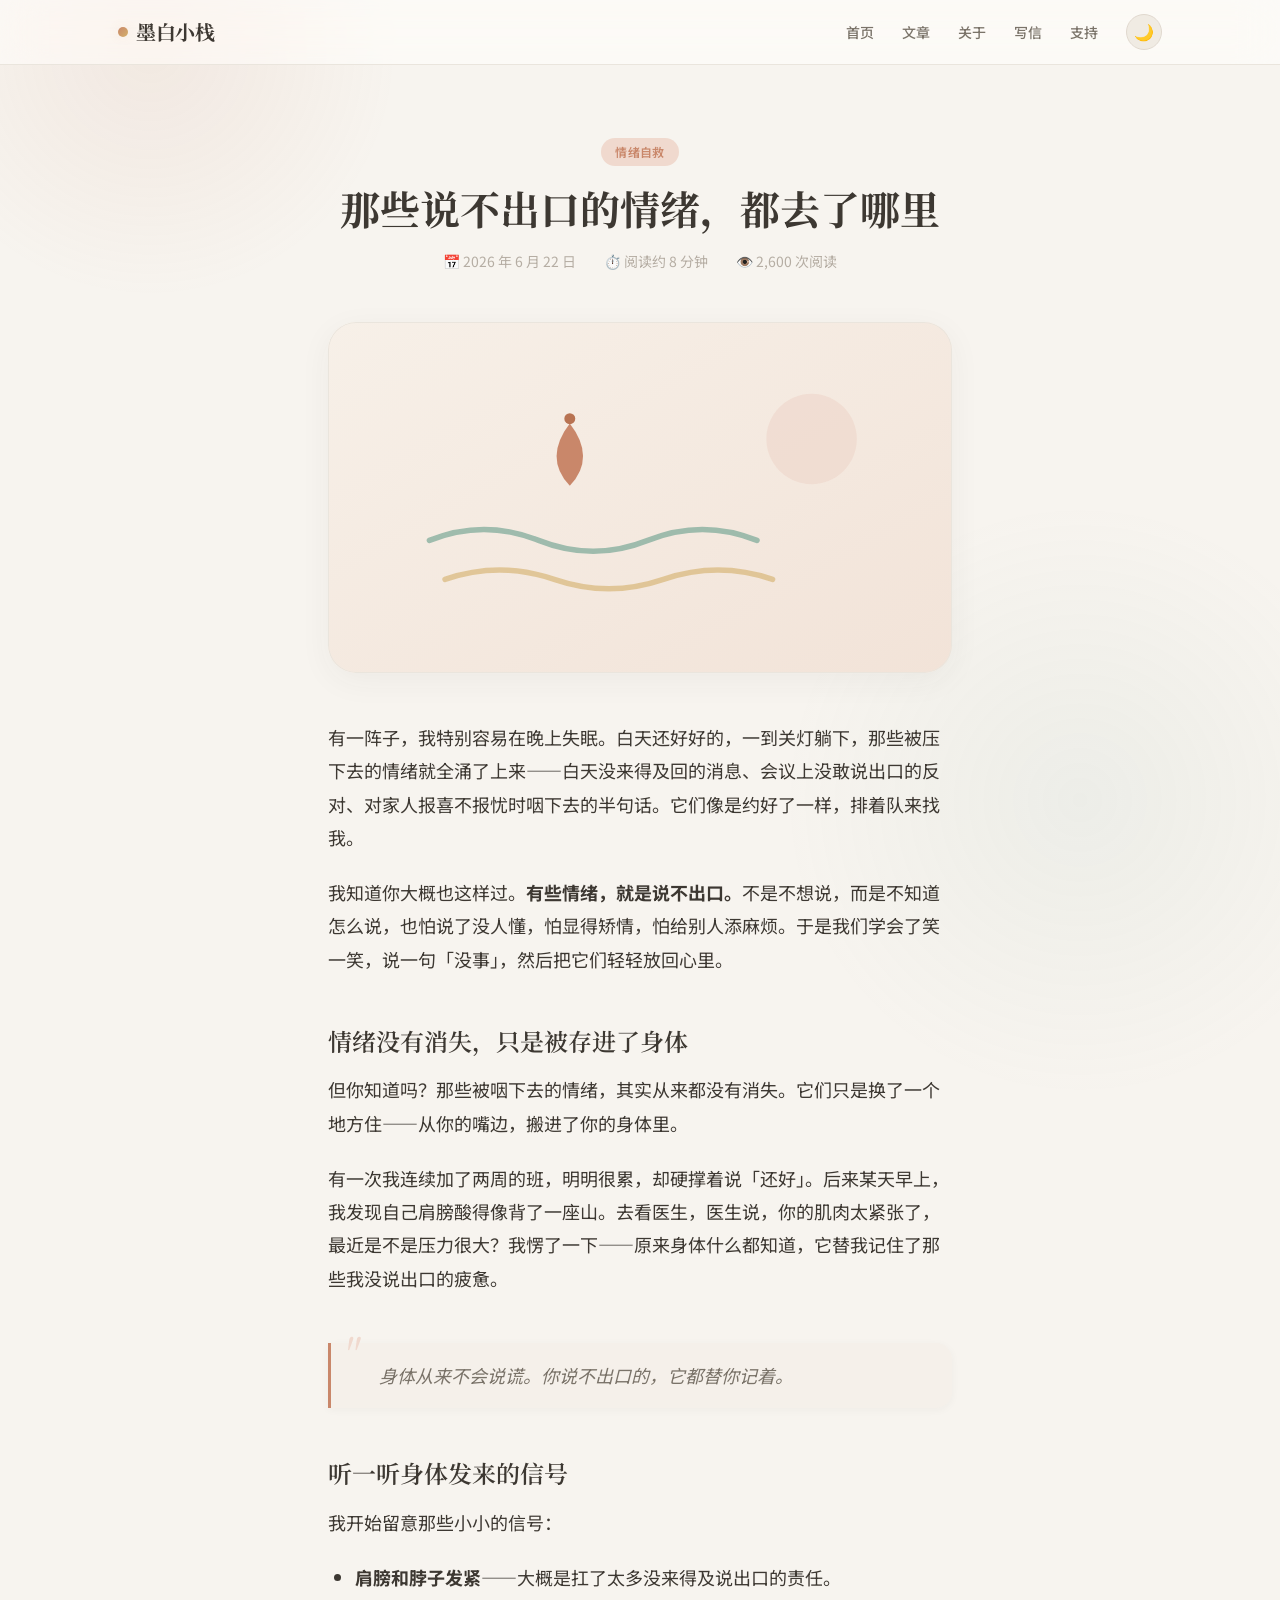
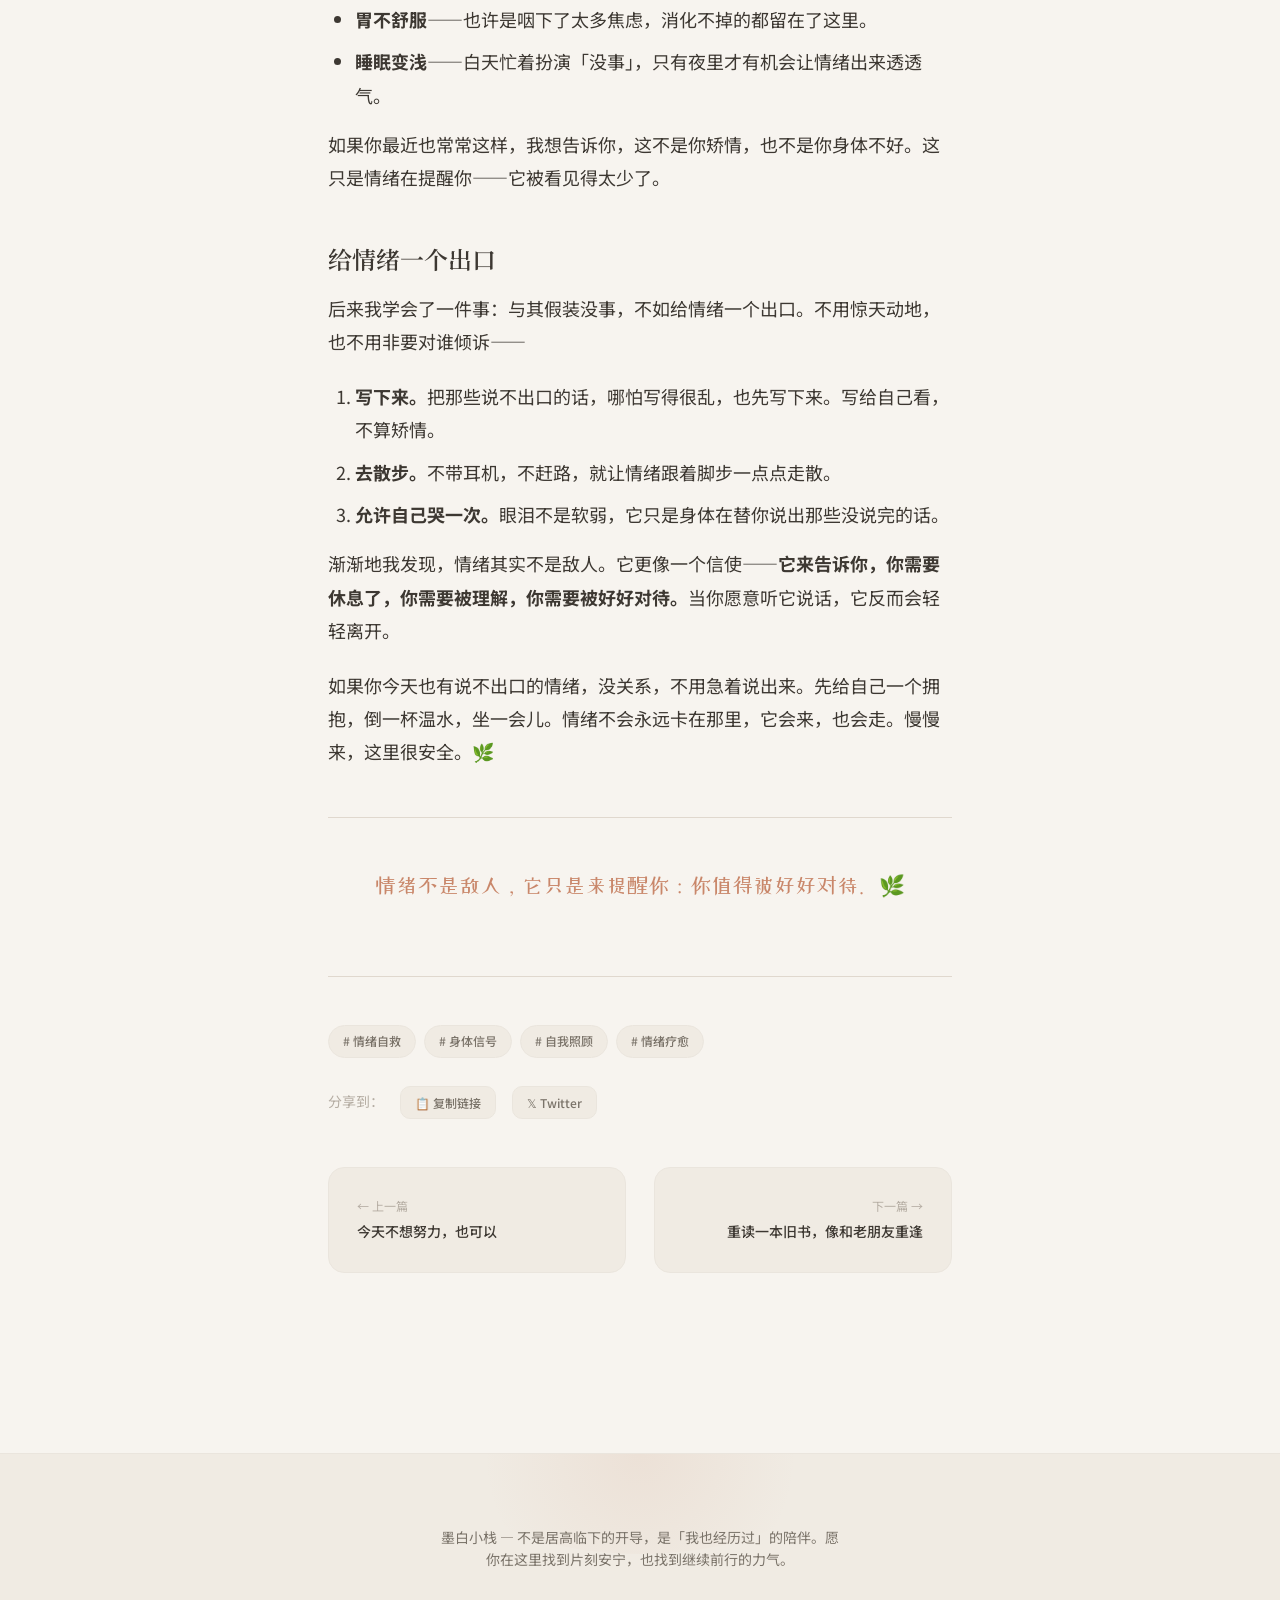
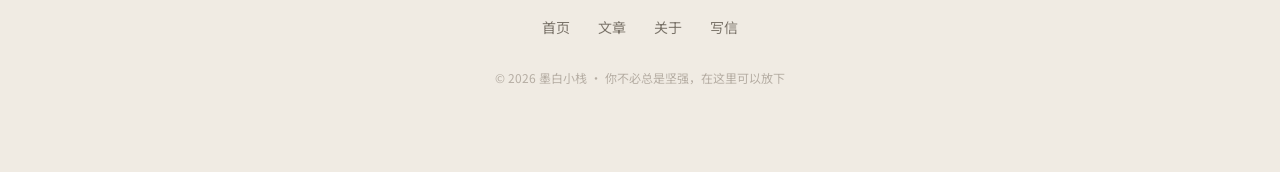
<file: article/unspoken-emotions.html>
<!DOCTYPE html>
<html lang="zh-CN">
<head>
  <meta charset="UTF-8">
  <meta name="viewport" content="width=device-width, initial-scale=1.0">
  <meta name="description" content="那些没说出口的委屈、疲惫和难过，其实都没有消失。它们只是被悄悄存进了身体里——肩膀、胃，还有深夜的睡眠。">
  <meta property="og:title" content="那些说不出口的情绪，都去了哪里 — 墨白小栈">
  <meta property="og:description" content="那些没说出口的委屈、疲惫和难过，其实都没有消失。它们只是被悄悄存进了身体里。">
  <meta property="og:type" content="article">
  <meta property="og:site_name" content="墨白小栈">
  <meta property="og:url" content="https://yaya806798160-ai.github.io/soulhaven/article/unspoken-emotions.html">
  <meta property="og:image" content="https://yaya806798160-ai.github.io/soulhaven/assets/images/og-cover.png">
  <title>那些说不出口的情绪，都去了哪里 — 墨白小栈</title>
  <link rel="preconnect" href="https://fonts.googleapis.com">
  <link rel="preconnect" href="https://fonts.gstatic.com" crossorigin>
  <link href="https://fonts.googleapis.com/css2?family=Noto+Sans+SC:wght@300;400;500;700&family=Noto+Serif+SC:wght@400;600;700&family=ZCOOL+XiaoWei&display=swap" rel="stylesheet">
  <link rel="stylesheet" href="../assets/css/style.css">
  <link rel="icon" type="image/svg+xml" href="../assets/images/favicon.svg">
  <link rel="canonical" href="https://yaya806798160-ai.github.io/soulhaven/article/unspoken-emotions.html">

<script src="https://beacon.cdn.qq.com/sdk/4.5.9/beacon_web.min.js" async></script>
<script>
(function(){
  try{
    var beacon=new BeaconAction({
      appkey:'0WEB06U85YBSLJNL',
      versionCode:'1.0.0',
      channelID:'share',
      delay:1000,
      sessionDuration:30*60*1000,
      isOversea:false,
      needReportRqdEvent:false
    });
    beacon.onDirectUserAction('preview_page_view',{
      'url':location.href,
      'referrer':document.referrer,
      'title':document.title,
      'sandbox_id':'814d06782307480bbeb250abb55ad84a'
    });
  }catch(e){}
})();
</script>
  
  <script type="application/ld+json">
  {
    "@context": "https://schema.org",
    "@type": "Article",
    "headline": "那些说不出口的情绪，都去了哪里",
    "description": "那些没说出口的委屈、疲惫和难过，其实都没有消失。它们只是被悄悄存进了身体里——肩膀、胃，还有深夜的睡眠。",
    "datePublished": "2026-06-22",
    "dateModified": "2026-08-25",
    "author": {
      "@type": "Person",
      "name": "墨白"
    },
    "publisher": {
      "@type": "Organization",
      "name": "墨白小栈",
      "logo": {
        "@type": "ImageObject",
        "url": "https://yaya806798160-ai.github.io/soulhaven/assets/images/og-cover.png"
      }
    },
    "image": "https://yaya806798160-ai.github.io/soulhaven/assets/images/og-cover.png",
    "mainEntityOfPage": "https://yaya806798160-ai.github.io/soulhaven/article/unspoken-emotions.html"
  }
  </script>
</head>
<body>

  <!-- 阅读进度条 -->
  <div class="reading-progress"></div>

  <!-- 导航栏 -->
  <nav class="navbar">
    <div class="container">
      <a href="../" class="navbar-logo">墨白小栈</a>
      <button class="mobile-menu-btn" aria-label="菜单">
        <span></span><span></span><span></span>
      </button>
      <ul class="navbar-links">
        <li><a href="../">首页</a></li>
        <li><a href="../articles/">文章</a></li>
        <li><a href="../about.html">关于</a></li>
        <li><a href="../personal-letter.html" title="写一封给你的信">写信</a></li>
        <li><a href="../support.html">支持</a></li>
        <li>
          <button class="theme-toggle" aria-label="切换暗色模式">🌙</button>
        </li>
      </ul>
    </div>
  </nav>

  <!-- 文章详情 -->
  <article class="article-detail">
    <div class="container-narrow">

      <!-- 文章头部 -->
      <header class="article-header">
        <span class="card-category article-category">情绪自救</span>
        <h1>那些说不出口的情绪，都去了哪里</h1>
        <div class="article-meta">
          <span>📅 2026 年 6 月 22 日</span>
          <span>⏱️ 阅读约 8 分钟</span>
          <span>👁️ 2,600 次阅读</span>
        </div>
      </header>

      <!-- 封面图 -->
      <div class="article-cover">
        <img src="../assets/images/covers/cover-unspoken-emotions.svg" alt="那些说不出口的情绪，都去了哪里" loading="lazy">
      </div>

      <!-- 正文 -->
      <div class="article-content">
        <p>
          有一阵子，我特别容易在晚上失眠。白天还好好的，一到关灯躺下，那些被压下去的情绪就全涌了上来——白天没来得及回的消息、会议上没敢说出口的反对、对家人报喜不报忧时咽下去的半句话。它们像是约好了一样，排着队来找我。
        </p>

        <p>
          我知道你大概也这样过。<strong>有些情绪，就是说不出口。</strong>不是不想说，而是不知道怎么说，也怕说了没人懂，怕显得矫情，怕给别人添麻烦。于是我们学会了笑一笑，说一句「没事」，然后把它们轻轻放回心里。
        </p>

        <h2>情绪没有消失，只是被存进了身体</h2>

        <p>
          但你知道吗？那些被咽下去的情绪，其实从来都没有消失。它们只是换了一个地方住——从你的嘴边，搬进了你的身体里。
        </p>

        <p>
          有一次我连续加了两周的班，明明很累，却硬撑着说「还好」。后来某天早上，我发现自己肩膀酸得像背了一座山。去看医生，医生说，你的肌肉太紧张了，最近是不是压力很大？我愣了一下——原来身体什么都知道，它替我记住了那些我没说出口的疲惫。
        </p>

        <blockquote>
          <p>身体从来不会说谎。你说不出口的，它都替你记着。</p>
        </blockquote>

        <h2>听一听身体发来的信号</h2>

        <p>
          我开始留意那些小小的信号：
        </p>

        <ul>
          <li><strong>肩膀和脖子发紧</strong>——大概是扛了太多没来得及说出口的责任。</li>
          <li><strong>胃不舒服</strong>——也许是咽下了太多焦虑，消化不掉的都留在了这里。</li>
          <li><strong>睡眠变浅</strong>——白天忙着扮演「没事」，只有夜里才有机会让情绪出来透透气。</li>
        </ul>

        <p>
          如果你最近也常常这样，我想告诉你，这不是你矫情，也不是你身体不好。这只是情绪在提醒你——它被看见得太少了。
        </p>

        <h2>给情绪一个出口</h2>

        <p>
          后来我学会了一件事：与其假装没事，不如给情绪一个出口。不用惊天动地，也不用非要对谁倾诉——
        </p>

        <ol>
          <li><strong>写下来。</strong>把那些说不出口的话，哪怕写得很乱，也先写下来。写给自己看，不算矫情。</li>
          <li><strong>去散步。</strong>不带耳机，不赶路，就让情绪跟着脚步一点点走散。</li>
          <li><strong>允许自己哭一次。</strong>眼泪不是软弱，它只是身体在替你说出那些没说完的话。</li>
        </ol>

        <p>
          渐渐地我发现，情绪其实不是敌人。它更像一个信使——<strong>它来告诉你，你需要休息了，你需要被理解，你需要被好好对待。</strong>当你愿意听它说话，它反而会轻轻离开。
        </p>

        <p>
          如果你今天也有说不出口的情绪，没关系，不用急着说出来。先给自己一个拥抱，倒一杯温水，坐一会儿。情绪不会永远卡在那里，它会来，也会走。慢慢来，这里很安全。🌿
        </p>

        <hr>

        <p style="font-family: var(--font-hand); font-size: 1.3rem; text-align: center; color: var(--color-accent);">
          情绪不是敌人，它只是来提醒你：你值得被好好对待。🌿
        </p>
      </div>

      <!-- 文章底部 -->
      <div class="article-footer">
        <div class="article-tags">
          <span># 情绪自救</span>
          <span># 身体信号</span>
          <span># 自我照顾</span>
          <span># 情绪疗愈</span>
        </div>
        <div class="article-share">
          <span>分享到：</span>
          <button class="share-copy-btn">📋 复制链接</button>
          <button onclick="window.open('https://twitter.com/intent/tweet?text='+encodeURIComponent(document.title)+'&url='+encodeURIComponent(window.location.href))">𝕏 Twitter</button>
        </div>
      </div>

      <!-- 上一篇 / 下一篇 -->
      <nav class="article-nav">
        <a href="../article/no-effort-today.html" class="nav-prev">
          <div class="nav-label">← 上一篇</div>
          <div class="nav-title">今天不想努力，也可以</div>
        </a>
        <a href="../article/reread-old-book.html" class="nav-next">
          <div class="nav-label">下一篇 →</div>
          <div class="nav-title">重读一本旧书，像和老朋友重逢</div>
        </a>
      </nav>

    </div>
  </article>

  <!-- 页脚 -->
  <footer class="site-footer">
    <div class="container footer-content">
      <p class="footer-bio">
        墨白小栈 — 不是居高临下的开导，是「我也经历过」的陪伴。愿你在这里找到片刻安宁，也找到继续前行的力气。
      </p>
      <ul class="footer-nav">
        <li><a href="../">首页</a></li>
        <li><a href="../articles/">文章</a></li>
        <li><a href="../about.html">关于</a></li>
        <li><a href="../personal-letter.html" title="写一封给你的信">写信</a></li>
      </ul>
      <p class="footer-copyright">© 2026 墨白小栈 · 你不必总是坚强，在这里可以放下</p>
    </div>
  </footer>

  <script src="../assets/js/main.js"></script>
</body>
</html>
</file>
<file: assets/css/style.css>
/* ============================================
   墨白小栈 — 全局样式
   治愈系 · 释放精神压力 · 感化人心
   设计原则：流动感、呼吸光、温暖包裹、心灵留白
   ============================================ */

/* ---------- CSS Variables ---------- */
:root {
  /*
   * 治愈系色彩 — 暖沙 + 柔雾 + 微光
   * 让人看了就想深呼吸的颜色
   */
  --color-bg: #F7F4EF;
  --color-bg-card: #F0EBE3;
  --color-bg-card-hover: #E8E2D8;
  --color-bg-glass: rgba(255, 255, 255, 0.55);
  --color-bg-glass-dark: rgba(255, 255, 255, 0.35);
  --color-text: #3D3832;
  --color-text-secondary: #7A7369;
  --color-text-muted: #B5ADA3;
  --color-accent: #C9876A;
  --color-accent-hover: #B87352;
  --color-accent-light: #F0D9CE;
  --color-accent-soft: #FAF0EA;
  --color-cocoa: #8A7D6B;
  --color-pine: #7BA898;
  --color-mint: #9BC4B0;
  --color-lavender: #C4B4C8;
  --color-sunshine: #D4B06A;
  --color-border: #E0D8CE;
  --color-border-light: #EAE5DD;
  --color-quote-bg: #F5F0EA;
  --color-shadow: rgba(61, 56, 50, 0.04);
  --color-shadow-hover: rgba(61, 56, 50, 0.08);
  --color-shadow-accent: rgba(201, 135, 106, 0.12);
  --color-shadow-soft: rgba(61, 56, 50, 0.05);
  --color-gradient-hero: linear-gradient(170deg, #FDF9F3 0%, #F5EDE4 30%, #EDE6DB 60%, #E8E0D4 100%);
  --color-gradient-accent: linear-gradient(135deg, #C9876A 0%, #D4B06A 100%);
  --color-gradient-soft: linear-gradient(135deg, #F0D9CE 0%, #FAF0EA 100%);
  --color-gradient-glass: linear-gradient(135deg, rgba(255,255,255,0.6) 0%, rgba(255,255,255,0.3) 100%);
  --color-glow-warm: radial-gradient(circle, rgba(201, 135, 106, 0.10) 0%, transparent 70%);
  --color-glow-cool: radial-gradient(circle, rgba(123, 168, 152, 0.08) 0%, transparent 70%);
  --color-glow-gold: radial-gradient(circle, rgba(212, 176, 106, 0.06) 0%, transparent 70%);

  /* 字体 */
  --font-serif: 'Noto Serif SC', 'Source Han Serif SC', 'STSong', serif;
  --font-sans: 'Noto Sans SC', 'Source Han Sans SC', 'PingFang SC', 'Microsoft YaHei', sans-serif;
  --font-hand: 'ZCOOL XiaoWei', 'KaiTi', cursive;

  /* 间距 — 更宽松的呼吸感 */
  --space-xs: 8px;
  --space-sm: 16px;
  --space-md: 28px;
  --space-lg: 48px;
  --space-xl: 72px;
  --space-2xl: 108px;

  /* 圆角 — 更柔和 */
  --radius-sm: 10px;
  --radius-md: 16px;
  --radius-lg: 28px;
  --radius-xl: 40px;

  /* 字体大小 */
  --text-xs: 0.75rem;
  --text-sm: 0.875rem;
  --text-base: 1rem;
  --text-lg: 1.125rem;
  --text-xl: 1.25rem;
  --text-2xl: 1.5rem;
  --text-3xl: 2rem;
  --text-4xl: 2.5rem;

  /* 其他 */
  --max-width-content: 680px;
  --max-width-wide: 1100px;
  --transition: 0.5s cubic-bezier(0.22, 1, 0.36, 1);
  --transition-slow: 0.8s cubic-bezier(0.22, 1, 0.36, 1);
  --transition-bounce: 0.6s cubic-bezier(0.34, 1.56, 0.64, 1);
}

/* ---------- 暗色模式 ---------- */
[data-theme="dark"] {
  --color-bg: #1A1916;
  --color-bg-card: #24221E;
  --color-bg-card-hover: #2E2B26;
  --color-bg-glass: rgba(36, 34, 30, 0.65);
  --color-bg-glass-dark: rgba(36, 34, 30, 0.45);
  --color-text: #ECE8E1;
  --color-text-secondary: #ABA49A;
  --color-text-muted: #6E695F;
  --color-accent: #E0895E;
  --color-accent-hover: #F0A07A;
  --color-accent-light: #3A2D24;
  --color-accent-soft: #2A2520;
  --color-cocoa: #A0937F;
  --color-pine: #7BAE9E;
  --color-mint: #8FC4B5;
  --color-lavender: #C4B8D0;
  --color-sunshine: #E0B558;
  --color-border: #33302B;
  --color-border-light: #2A2823;
  --color-quote-bg: #22201D;
  --color-shadow: rgba(0, 0, 0, 0.25);
  --color-shadow-hover: rgba(0, 0, 0, 0.4);
  --color-shadow-accent: rgba(224, 137, 94, 0.12);
  --color-shadow-soft: rgba(0, 0, 0, 0.2);
  --color-gradient-hero: linear-gradient(165deg, #24221E 0%, #1E1C19 40%, #1A1916 100%);
  --color-gradient-accent: linear-gradient(135deg, #E0895E 0%, #E0B558 100%);
  --color-gradient-soft: linear-gradient(135deg, #3A2D24 0%, #2A2520 100%);
  --color-gradient-glass: linear-gradient(135deg, rgba(36,34,30,0.7) 0%, rgba(36,34,30,0.4) 100%);
  --color-glow-warm: radial-gradient(circle, rgba(224, 137, 94, 0.06) 0%, transparent 70%);
  --color-glow-cool: radial-gradient(circle, rgba(123, 174, 158, 0.05) 0%, transparent 70%);
  --color-glow-gold: radial-gradient(circle, rgba(224, 181, 88, 0.04) 0%, transparent 70%);
}

/* ---------- Reset & Base ---------- */
*,
*::before,
*::after {
  box-sizing: border-box;
  margin: 0;
  padding: 0;
}

html {
  scroll-behavior: smooth;
  font-size: 16px;
}

body {
  font-family: var(--font-sans);
  color: var(--color-text);
  background-color: var(--color-bg);
  line-height: 1.7;
  -webkit-font-smoothing: antialiased;
  -moz-osx-font-smoothing: grayscale;
  transition: background-color var(--transition), color var(--transition);
  position: relative;
  overflow-x: hidden;
}

/* 全局氛围光晕 — 治愈系柔光背景 */
body::before {
  content: '';
  position: fixed;
  top: -200px;
  left: -100px;
  width: 500px;
  height: 500px;
  background: var(--color-glow-warm);
  border-radius: 50%;
  pointer-events: none;
  z-index: 0;
}

body::after {
  content: '';
  position: fixed;
  bottom: -200px;
  right: -100px;
  width: 600px;
  height: 600px;
  background: var(--color-glow-cool);
  border-radius: 50%;
  pointer-events: none;
  z-index: 0;
}

a {
  color: var(--color-accent);
  text-decoration: none;
  transition: color var(--transition);
}

a:hover {
  color: var(--color-accent-hover);
}

img {
  max-width: 100%;
  height: auto;
  display: block;
}

h1, h2, h3, h4, h5, h6 {
  font-family: var(--font-serif);
  font-weight: 600;
  line-height: 1.4;
  color: var(--color-text);
}

h1 { font-size: var(--text-4xl); }
h2 { font-size: var(--text-3xl); }
h3 { font-size: var(--text-2xl); }
h4 { font-size: var(--text-xl); }

p { margin-bottom: 1em; }

/* ---------- Utility Classes ---------- */
.container {
  max-width: var(--max-width-wide);
  margin: 0 auto;
  padding: 0 var(--space-md);
  position: relative;
  z-index: 1;
}

.container-narrow {
  max-width: var(--max-width-content);
  margin: 0 auto;
  padding: 0 var(--space-md);
  position: relative;
  z-index: 1;
}

.sr-only {
  position: absolute;
  width: 1px;
  height: 1px;
  padding: 0;
  margin: -1px;
  overflow: hidden;
  clip: rect(0, 0, 0, 0);
  white-space: nowrap;
  border: 0;
}

/* ---------- Navigation ---------- */
.navbar {
  position: sticky;
  top: 0;
  z-index: 100;
  background-color: var(--color-bg-glass);
  backdrop-filter: blur(20px) saturate(180%);
  -webkit-backdrop-filter: blur(20px) saturate(180%);
  border-bottom: 1px solid var(--color-border-light);
  transition: all var(--transition);
}

[data-theme="dark"] .navbar {
  background-color: var(--color-bg-glass);
}

.navbar .container {
  display: flex;
  align-items: center;
  justify-content: space-between;
  height: 64px;
}

.navbar-logo {
  font-family: var(--font-serif);
  font-size: var(--text-xl);
  font-weight: 700;
  color: var(--color-text);
  letter-spacing: -0.02em;
  display: flex;
  align-items: center;
  gap: 8px;
}

.navbar-logo::before {
  content: '';
  display: inline-block;
  width: 10px;
  height: 10px;
  border-radius: 50%;
  background: var(--color-gradient-accent);
  flex-shrink: 0;
  box-shadow: 0 0 12px var(--color-shadow-accent);
  transition: transform var(--transition-bounce);
}

.navbar-logo:hover::before {
  transform: scale(1.3);
}

.navbar-logo:hover {
  color: var(--color-accent);
}

.navbar-links {
  display: flex;
  align-items: center;
  gap: var(--space-md);
  list-style: none;
}

.navbar-links a {
  font-size: var(--text-sm);
  color: var(--color-text-secondary);
  font-weight: 500;
  position: relative;
  padding: 4px 0;
}

.navbar-links a::after {
  content: '';
  position: absolute;
  bottom: 0;
  left: 0;
  width: 0;
  height: 2px;
  background-color: var(--color-accent);
  border-radius: 1px;
  transition: width var(--transition);
}

.navbar-links a:hover::after,
.navbar-links a.active::after {
  width: 100%;
}

.navbar-links a:hover,
.navbar-links a.active {
  color: var(--color-accent);
}

/* Theme toggle */
.theme-toggle {
  background: var(--color-bg-card);
  border: 1px solid var(--color-border);
  border-radius: 50%;
  width: 36px;
  height: 36px;
  cursor: pointer;
  display: flex;
  align-items: center;
  justify-content: center;
  font-size: 1rem;
  transition: all var(--transition);
  color: var(--color-text-secondary);
}

.theme-toggle:hover {
  border-color: var(--color-accent);
  color: var(--color-accent);
  background-color: var(--color-accent-soft);
  transform: rotate(15deg);
}

/* Mobile menu button */
.mobile-menu-btn {
  display: none;
  background: none;
  border: none;
  cursor: pointer;
  padding: 8px;
  color: var(--color-text);
}

.mobile-menu-btn span {
  display: block;
  width: 24px;
  height: 2px;
  background-color: var(--color-text);
  margin: 5px 0;
  transition: all var(--transition);
  border-radius: 1px;
}

/* ---------- Footer ---------- */
.site-footer {
  border-top: 1px solid var(--color-border-light);
  padding: var(--space-xl) 0;
  margin-top: var(--space-2xl);
  background-color: var(--color-bg-card);
  transition: all var(--transition);
  position: relative;
  overflow: hidden;
}

.site-footer::before {
  content: '';
  position: absolute;
  top: -100px;
  left: 50%;
  transform: translateX(-50%);
  width: 400px;
  height: 200px;
  background: var(--color-glow-warm);
  border-radius: 50%;
  pointer-events: none;
}

.footer-content {
  display: flex;
  flex-direction: column;
  align-items: center;
  gap: var(--space-md);
  text-align: center;
  position: relative;
  z-index: 1;
}

.footer-bio {
  max-width: 400px;
  font-size: var(--text-sm);
  color: var(--color-text-secondary);
  line-height: 1.6;
}

.footer-nav {
  display: flex;
  gap: var(--space-md);
  list-style: none;
}

.footer-nav a {
  font-size: var(--text-sm);
  color: var(--color-text-secondary);
}

.footer-nav a:hover {
  color: var(--color-accent);
}

.footer-social {
  display: flex;
  gap: var(--space-sm);
}

.footer-social a {
  display: flex;
  align-items: center;
  justify-content: center;
  width: 40px;
  height: 40px;
  border-radius: 50%;
  border: 1px solid var(--color-border);
  color: var(--color-text-secondary);
  background: var(--color-bg);
  transition: all var(--transition);
  font-size: 1rem;
}

.footer-social a:hover {
  border-color: transparent;
  color: #fff;
  background-color: var(--color-accent);
  transform: translateY(-3px);
  box-shadow: 0 6px 16px var(--color-shadow-accent);
}

.footer-copyright {
  font-size: var(--text-xs);
  color: var(--color-text-muted);
}

/* ---------- Hero Section ---------- */
.hero {
  padding: var(--space-2xl) 0 var(--space-xl);
  text-align: center;
  background: var(--color-gradient-hero);
  border-radius: 0 0 var(--radius-xl) var(--radius-xl);
  margin-bottom: var(--space-lg);
  position: relative;
  overflow: hidden;
}

/* 多层光晕 — 治愈系氛围 */
.hero::before {
  content: '';
  position: absolute;
  top: -100px;
  right: -80px;
  width: 320px;
  height: 320px;
  background: var(--color-glow-warm);
  border-radius: 50%;
  animation: breathe 8s ease-in-out infinite;
}

.hero::after {
  content: '';
  position: absolute;
  bottom: -80px;
  left: -60px;
  width: 280px;
  height: 280px;
  background: var(--color-glow-cool);
  border-radius: 50%;
  animation: breathe 10s ease-in-out infinite reverse;
}

/* 第三层光晕 — 金色点缀 */
.hero-glow-extra {
  position: absolute;
  top: 30%;
  left: 50%;
  transform: translateX(-50%);
  width: 400px;
  height: 400px;
  background: var(--color-glow-gold);
  border-radius: 50%;
  pointer-events: none;
  animation: breathe 12s ease-in-out infinite;
}

@keyframes breathe {
  0%, 100% { transform: scale(1); opacity: 1; }
  50% { transform: scale(1.1); opacity: 0.7; }
}

.hero > .container-narrow {
  position: relative;
  z-index: 1;
}

.hero-avatar {
  width: 120px;
  height: 120px;
  border-radius: 50%;
  margin: 0 auto var(--space-md);
  object-fit: cover;
  border: 4px solid #fff;
  box-shadow: 0 4px 24px var(--color-shadow-accent), 0 0 0 1px var(--color-border-light);
  transition: transform var(--transition-bounce);
}

.hero-avatar:hover {
  transform: scale(1.05);
}

.hero-tagline {
  font-family: var(--font-serif);
  font-size: var(--text-4xl);
  font-weight: 700;
  margin-bottom: var(--space-sm);
  letter-spacing: -0.02em;
  line-height: 1.3;
  color: var(--color-text);
}

.hero-desc {
  font-size: var(--text-lg);
  color: var(--color-text-secondary);
  max-width: 520px;
  margin: 0 auto var(--space-md);
  line-height: 1.7;
}

.hero-social {
  display: flex;
  justify-content: center;
  gap: var(--space-sm);
}

.hero-social a {
  display: flex;
  align-items: center;
  justify-content: center;
  width: 44px;
  height: 44px;
  border-radius: 50%;
  border: 1px solid var(--color-border);
  color: var(--color-text-secondary);
  background: var(--color-bg-glass);
  backdrop-filter: blur(10px);
  -webkit-backdrop-filter: blur(10px);
  transition: all var(--transition);
  font-size: 1.1rem;
}

.hero-social a:hover {
  border-color: transparent;
  color: #fff;
  background: var(--color-accent);
  transform: translateY(-3px);
  box-shadow: 0 8px 20px var(--color-shadow-accent);
}

/* ---------- Section Headers ---------- */
.section-header {
  display: flex;
  align-items: center;
  justify-content: space-between;
  margin-bottom: var(--space-lg);
  padding-bottom: var(--space-sm);
  border-bottom: 1px solid var(--color-border-light);
}

.section-title {
  font-family: var(--font-serif);
  font-size: var(--text-3xl);
  font-weight: 700;
  color: var(--color-text);
  display: flex;
  align-items: center;
  gap: 10px;
}

.section-more {
  font-size: var(--text-sm);
  color: var(--color-accent);
  font-weight: 600;
  transition: all var(--transition);
  display: inline-flex;
  align-items: center;
  gap: 4px;
}

.section-more:hover {
  color: var(--color-accent-hover);
  gap: 8px;
}

/* ---------- Article Cards ---------- */
.articles-section {
  padding: var(--space-xl) 0;
}

/* Featured large card */
.article-card-featured {
  display: grid;
  grid-template-columns: 1fr 1fr;
  gap: var(--space-lg);
  background-color: var(--color-bg-card);
  border-radius: var(--radius-lg);
  overflow: hidden;
  margin-bottom: var(--space-lg);
  transition: all var(--transition);
  box-shadow: 0 2px 12px var(--color-shadow);
  border: 1px solid var(--color-border-light);
}

.article-card-featured:hover {
  transform: translateY(-6px);
  box-shadow: 0 16px 40px var(--color-shadow-hover), 0 0 0 1px var(--color-border);
  background-color: var(--color-bg-card-hover);
}

.article-card-featured .card-image {
  height: 100%;
  min-height: 260px;
  background-color: var(--color-accent-light);
  background-size: cover;
  background-position: center;
}

.article-card-featured .card-body {
  padding: var(--space-lg);
  display: flex;
  flex-direction: column;
  justify-content: center;
}

/* Grid cards */
.articles-grid {
  display: grid;
  grid-template-columns: repeat(3, 1fr);
  gap: var(--space-md);
}

.article-card {
  background-color: var(--color-bg-card);
  border-radius: var(--radius-md);
  overflow: hidden;
  transition: all var(--transition);
  box-shadow: 0 2px 10px var(--color-shadow);
  border: 1px solid var(--color-border-light);
}

.article-card:hover {
  transform: translateY(-6px);
  box-shadow: 0 12px 32px var(--color-shadow-hover), 0 0 0 1px var(--color-border);
  background-color: var(--color-bg-card-hover);
}

.article-card .card-image {
  height: 180px;
  background-color: var(--color-accent-light);
  background-size: cover;
  background-position: center;
}

.article-card .card-body {
  padding: var(--space-sm);
}

/* Card common styles */
.card-category {
  display: inline-block;
  font-size: var(--text-xs);
  color: var(--color-accent);
  background-color: var(--color-accent-light);
  padding: 4px 14px;
  border-radius: 20px;
  font-weight: 600;
  margin-bottom: var(--space-xs);
  letter-spacing: 0.03em;
  transition: all var(--transition);
}

.article-card:hover .card-category,
.article-card-featured:hover .card-category {
  background-color: var(--color-accent);
  color: #fff;
}

.card-title {
  font-family: var(--font-serif);
  font-size: var(--text-lg);
  font-weight: 600;
  margin-bottom: var(--space-xs);
  line-height: 1.4;
}

.card-title a {
  color: var(--color-text);
}

.card-title a:hover {
  color: var(--color-accent);
}

.card-meta {
  font-size: var(--text-xs);
  color: var(--color-text-muted);
  display: flex;
  gap: var(--space-sm);
  align-items: center;
}

.card-excerpt {
  font-size: var(--text-sm);
  color: var(--color-text-secondary);
  line-height: 1.6;
  margin-top: var(--space-xs);
  display: -webkit-box;
  -webkit-line-clamp: 2;
  -webkit-box-orient: vertical;
  overflow: hidden;
}

/* ---------- Article List Page ---------- */
.page-header {
  padding: var(--space-xl) 0 var(--space-lg);
  text-align: center;
}

.page-header h1 {
  font-family: var(--font-serif);
  font-size: var(--text-4xl);
  margin-bottom: var(--space-sm);
}

.page-header p {
  color: var(--color-text-secondary);
  font-size: var(--text-lg);
}

/* Category filter */
.category-filter {
  display: flex;
  justify-content: center;
  gap: var(--space-xs);
  margin-bottom: var(--space-lg);
  flex-wrap: wrap;
}

.category-filter button {
  padding: 7px 20px;
  border-radius: 20px;
  border: 1px solid var(--color-border);
  background: var(--color-bg-glass);
  backdrop-filter: blur(10px);
  -webkit-backdrop-filter: blur(10px);
  font-size: var(--text-sm);
  color: var(--color-text-secondary);
  cursor: pointer;
  font-family: var(--font-sans);
  font-weight: 500;
  transition: all var(--transition);
}

.category-filter button:hover {
  border-color: var(--color-accent);
  color: var(--color-accent);
  background-color: var(--color-accent-soft);
  transform: translateY(-1px);
}

.category-filter button.active {
  background-color: var(--color-accent);
  border-color: transparent;
  color: #fff;
  box-shadow: 0 4px 12px var(--color-shadow-accent);
}

/* List cards */
.article-list-item {
  display: flex;
  gap: var(--space-md);
  padding: var(--space-md) 0;
  border-bottom: 1px solid var(--color-border-light);
  transition: all var(--transition);
}

.article-list-item:hover {
  padding-left: var(--space-sm);
  border-bottom-color: var(--color-accent-light);
}

.article-list-item .list-thumb {
  width: 160px;
  height: 100px;
  border-radius: var(--radius-sm);
  background-color: var(--color-accent-light);
  background-size: cover;
  background-position: center;
  flex-shrink: 0;
}

.article-list-item .list-body {
  flex: 1;
  display: flex;
  flex-direction: column;
  justify-content: center;
}

/* ---------- Article Detail Page ---------- */
.article-detail {
  padding: var(--space-xl) 0;
}

.article-header {
  text-align: center;
  margin-bottom: var(--space-lg);
}

.article-header .article-category {
  margin-bottom: var(--space-sm);
}

.article-header h1 {
  font-family: var(--font-serif);
  font-size: var(--text-4xl);
  font-weight: 700;
  margin-bottom: var(--space-sm);
  line-height: 1.3;
}

.article-meta {
  display: flex;
  justify-content: center;
  gap: var(--space-md);
  font-size: var(--text-sm);
  color: var(--color-text-muted);
}

.article-cover {
  border-radius: var(--radius-lg);
  overflow: hidden;
  margin-bottom: var(--space-lg);
  box-shadow: 0 8px 32px var(--color-shadow-soft);
  position: relative;
}

.article-cover::after {
  content: '';
  position: absolute;
  inset: 0;
  border-radius: var(--radius-lg);
  box-shadow: inset 0 0 0 1px var(--color-border-light);
  pointer-events: none;
}

.article-cover img {
  width: 100%;
}

.article-content {
  font-size: var(--text-lg);
  line-height: 1.85;
}

.article-content h2 {
  font-size: var(--text-2xl);
  margin-top: var(--space-lg);
  margin-bottom: var(--space-sm);
}

.article-content h3 {
  font-size: var(--text-xl);
  margin-top: var(--space-md);
  margin-bottom: var(--space-sm);
}

.article-content p {
  margin-bottom: 1.2em;
}

.article-content blockquote {
  border-left: 3px solid var(--color-accent);
  padding: var(--space-sm) var(--space-lg);
  margin: var(--space-lg) 0;
  background-color: var(--color-quote-bg);
  border-radius: 0 var(--radius-md) var(--radius-md) 0;
  font-style: italic;
  color: var(--color-text-secondary);
  position: relative;
  box-shadow: 0 2px 8px var(--color-shadow);
}

.article-content blockquote::before {
  display: none;
}

.article-content blockquote p:first-child::before {
  content: '"';
  font-family: var(--font-serif);
  font-size: 2.5rem;
  color: var(--color-accent-light);
  position: absolute;
  top: -8px;
  left: 8px;
  line-height: 1;
}

.article-content blockquote p {
  margin-bottom: 0;
}

.article-content ul,
.article-content ol {
  margin: var(--space-sm) 0;
  padding-left: 1.5em;
}

.article-content li {
  margin-bottom: 0.5em;
}

.article-content code {
  background-color: var(--color-bg-card);
  padding: 2px 6px;
  border-radius: var(--radius-sm);
  font-size: 0.9em;
  font-family: 'JetBrains Mono', 'Fira Code', monospace;
}

.article-content pre {
  background-color: var(--color-bg-card);
  padding: var(--space-md);
  border-radius: var(--radius-md);
  overflow-x: auto;
  margin: var(--space-md) 0;
}

.article-content pre code {
  background: none;
  padding: 0;
}

.article-content img {
  border-radius: var(--radius-md);
  margin: var(--space-md) auto;
}

.article-content hr {
  border: none;
  border-top: 1px solid var(--color-border);
  margin: var(--space-lg) 0;
}

/* Article footer */
.article-footer {
  margin-top: var(--space-xl);
  padding-top: var(--space-lg);
  border-top: 1px solid var(--color-border);
}

.article-tags {
  display: flex;
  gap: var(--space-xs);
  flex-wrap: wrap;
  margin-bottom: var(--space-md);
}

.article-tags span {
  padding: 5px 14px;
  background: var(--color-bg-card);
  border-radius: 20px;
  font-size: var(--text-xs);
  color: var(--color-text-secondary);
  font-weight: 500;
  border: 1px solid var(--color-border-light);
  transition: all var(--transition);
}

.article-tags span:hover {
  border-color: var(--color-accent);
  color: var(--color-accent);
  background: var(--color-accent-soft);
}

.article-share {
  display: flex;
  align-items: center;
  gap: var(--space-sm);
  margin-bottom: var(--space-md);
  font-size: var(--text-sm);
  color: var(--color-text-muted);
}

.article-share button {
  background: var(--color-bg-card);
  border: 1px solid var(--color-border-light);
  border-radius: var(--radius-sm);
  padding: 7px 14px;
  cursor: pointer;
  font-size: var(--text-xs);
  color: var(--color-text-secondary);
  font-family: var(--font-sans);
  font-weight: 500;
  transition: all var(--transition);
}

.article-share button:hover {
  background-color: var(--color-accent);
  border-color: transparent;
  color: #fff;
  box-shadow: 0 4px 12px var(--color-shadow-accent);
  transform: translateY(-1px);
}

/* Prev/Next nav */
.article-nav {
  display: grid;
  grid-template-columns: 1fr 1fr;
  gap: var(--space-md);
  margin-top: var(--space-lg);
}

.article-nav a {
  display: block;
  padding: var(--space-md);
  background-color: var(--color-bg-card);
  border-radius: var(--radius-md);
  transition: all var(--transition);
  border: 1px solid var(--color-border-light);
}

.article-nav a:hover {
  background-color: var(--color-bg-card-hover);
  transform: translateY(-3px);
  box-shadow: 0 8px 20px var(--color-shadow);
  border-color: var(--color-border);
}

.article-nav .nav-label {
  font-size: var(--text-xs);
  color: var(--color-text-muted);
  margin-bottom: 4px;
}

.article-nav .nav-title {
  font-size: var(--text-sm);
  color: var(--color-text);
  font-weight: 500;
}

.article-nav .nav-next {
  text-align: right;
}

/* ---------- About Page ---------- */
.about-section {
  padding: var(--space-xl) 0;
}

.about-hero {
  display: flex;
  align-items: center;
  gap: var(--space-lg);
  margin-bottom: var(--space-xl);
}

.about-avatar {
  width: 160px;
  height: 160px;
  border-radius: 50%;
  object-fit: cover;
  border: 5px solid #fff;
  box-shadow: 0 8px 32px var(--color-shadow-accent), 0 0 0 1px var(--color-border-light);
  flex-shrink: 0;
  transition: transform var(--transition-bounce);
}

.about-avatar:hover {
  transform: scale(1.04);
}

.about-intro h1 {
  font-size: var(--text-3xl);
  margin-bottom: var(--space-xs);
}

.about-intro .about-tagline {
  font-size: var(--text-lg);
  color: var(--color-accent);
  font-weight: 600;
  margin-bottom: var(--space-sm);
}

.about-intro p {
  color: var(--color-text-secondary);
  font-size: var(--text-base);
}

.about-content h2 {
  font-size: var(--text-2xl);
  margin-bottom: var(--space-md);
  padding-bottom: var(--space-xs);
  display: inline-block;
  position: relative;
}

.about-content h2::after {
  content: '';
  position: absolute;
  bottom: 0;
  left: 0;
  right: 0;
  height: 2px;
  background-color: var(--color-accent);
  border-radius: 1px;
}

.about-content p {
  font-size: var(--text-lg);
  line-height: 1.85;
  margin-bottom: var(--space-md);
}

/* Timeline */
.timeline {
  position: relative;
  padding-left: var(--space-lg);
  margin: var(--space-lg) 0;
}

.timeline::before {
  content: '';
  position: absolute;
  left: 0;
  top: 0;
  bottom: 0;
  width: 2px;
  background: linear-gradient(to bottom, var(--color-accent-light), var(--color-border), transparent);
}

.timeline-item {
  position: relative;
  margin-bottom: var(--space-lg);
}

.timeline-item::before {
  content: '';
  position: absolute;
  left: calc(-1 * var(--space-lg) - 5px);
  top: 6px;
  width: 12px;
  height: 12px;
  border-radius: 50%;
  background-color: var(--color-accent);
  border: 3px solid var(--color-bg);
  box-shadow: 0 0 0 3px var(--color-accent-light), 0 0 12px var(--color-shadow-accent);
  transition: transform var(--transition-bounce);
}

.timeline-item:hover::before {
  transform: scale(1.25);
}

.timeline-date {
  font-size: var(--text-sm);
  color: var(--color-accent);
  font-weight: 600;
  margin-bottom: 4px;
}

.timeline-title {
  font-size: var(--text-lg);
  font-weight: 600;
  margin-bottom: 4px;
}

.timeline-desc {
  font-size: var(--text-sm);
  color: var(--color-text-secondary);
}

/* Interest tags */
.interests {
  display: flex;
  flex-wrap: wrap;
  gap: var(--space-xs);
  margin: var(--space-md) 0;
}

.interest-tag {
  padding: 7px 18px;
  background: var(--color-bg-card);
  border-radius: 20px;
  font-size: var(--text-sm);
  color: var(--color-text-secondary);
  border: 1px solid var(--color-border-light);
  transition: all var(--transition);
  font-weight: 500;
  cursor: default;
}

.interest-tag:hover {
  background-color: var(--color-accent);
  border-color: transparent;
  color: #fff;
  transform: translateY(-3px);
  box-shadow: 0 6px 16px var(--color-shadow-accent);
}

/* ---------- Reading Progress Bar ---------- */
.reading-progress {
  position: fixed;
  top: 64px;
  left: 0;
  width: 0;
  height: 2px;
  background-color: var(--color-accent);
  z-index: 99;
  transition: width 0.1s linear;
}

/* ---------- Scroll Animations ---------- */
.fade-in {
  opacity: 0;
  transform: translateY(28px);
  transition: opacity 0.7s cubic-bezier(0.22, 1, 0.36, 1), transform 0.7s cubic-bezier(0.22, 1, 0.36, 1);
}

/* 页面加载后自动显示，无需 JS */
.fade-in.visible,
.no-js .fade-in,
.fade-in.loaded {
  opacity: 1;
  transform: translateY(0);
}

/* 为不支持 JS 的情况提供后备 */
@media (prefers-reduced-motion: reduce) {
  .fade-in {
    opacity: 1;
    transform: none;
    transition: none;
  }
}

/* ---------- Empty State ---------- */
.empty-state {
  text-align: center;
  padding: var(--space-2xl) 0;
  color: var(--color-text-muted);
}

.empty-state .empty-icon {
  font-size: 3rem;
  margin-bottom: var(--space-md);
}

.empty-state h3 {
  font-size: var(--text-xl);
  margin-bottom: var(--space-sm);
}

.empty-state p {
  font-size: var(--text-base);
}

/* ---------- Responsive ---------- */
@media (max-width: 1024px) {
  .articles-grid {
    grid-template-columns: repeat(2, 1fr);
  }
}

@media (max-width: 768px) {
  :root {
    --space-xl: 48px;
    --space-2xl: 64px;
  }

  h1 { font-size: var(--text-3xl); }
  h2 { font-size: var(--text-2xl); }
  h3 { font-size: var(--text-xl); }

  .hero-tagline {
    font-size: var(--text-3xl);
  }

  .article-card-featured {
    grid-template-columns: 1fr;
  }

  .article-card-featured .card-image {
    height: 200px;
    min-height: auto;
  }

  .articles-grid {
    grid-template-columns: 1fr;
  }

  .about-hero {
    flex-direction: column;
    text-align: center;
  }

  .article-list-item {
    flex-direction: column;
  }

  .article-list-item .list-thumb {
    width: 100%;
    height: 180px;
  }

  .article-nav {
    grid-template-columns: 1fr;
  }

  /* Mobile nav */
  .mobile-menu-btn {
    display: block;
  }

  .navbar-links {
    position: fixed;
    top: 64px;
    left: 0;
    right: 0;
    flex-direction: column;
    background-color: var(--color-bg);
    padding: var(--space-md);
    border-bottom: 1px solid var(--color-border);
    transform: translateY(-100%);
    opacity: 0;
    pointer-events: none;
    transition: all var(--transition);
  }

  .navbar-links.open {
    transform: translateY(0);
    opacity: 1;
    pointer-events: auto;
  }

  .navbar-links a {
    padding: var(--space-sm) 0;
    font-size: var(--text-base);
  }
}

@media (max-width: 480px) {
  .hero-tagline {
    font-size: var(--text-2xl);
  }

  .hero-desc {
    font-size: var(--text-base);
  }

  .category-filter {
    gap: 6px;
  }

  .category-filter button {
    padding: 5px 14px;
    font-size: var(--text-xs);
  }
}

/* ============================================
   高级治愈系 · 新增板块样式
   ============================================ */

/* ---------- 热门话题推荐区 ---------- */
.topics-section {
  padding: var(--space-lg) 0;
}

.topics-grid {
  display: flex;
  flex-wrap: wrap;
  gap: var(--space-sm);
}

.topic-chip {
  display: inline-flex;
  align-items: center;
  gap: 8px;
  padding: 10px 20px;
  background: var(--color-bg-glass);
  backdrop-filter: blur(10px);
  -webkit-backdrop-filter: blur(10px);
  border: 1px solid var(--color-border-light);
  border-radius: 24px;
  font-size: var(--text-sm);
  color: var(--color-text-secondary);
  font-weight: 500;
  transition: all var(--transition);
  cursor: pointer;
}

.topic-chip:hover {
  border-color: var(--color-accent);
  color: var(--color-accent);
  background: var(--color-accent-soft);
  transform: translateY(-2px);
  box-shadow: 0 4px 14px var(--color-shadow-accent);
}

.topic-chip .topic-fire {
  font-size: 0.85rem;
  opacity: 0.7;
}

.topic-chip .topic-count {
  font-size: var(--text-xs);
  color: var(--color-text-muted);
  background: var(--color-bg-card);
  padding: 2px 8px;
  border-radius: 10px;
  margin-left: 4px;
}

/* ---------- 创作数据展示区 ---------- */
.stats-section {
  padding: var(--space-xl) 0;
}

.stats-grid {
  display: grid;
  grid-template-columns: repeat(4, 1fr);
  gap: var(--space-md);
}

.stat-card {
  text-align: center;
  padding: var(--space-lg) var(--space-md);
  background: var(--color-bg-glass);
  backdrop-filter: blur(12px);
  -webkit-backdrop-filter: blur(12px);
  border: 1px solid var(--color-border-light);
  border-radius: var(--radius-md);
  transition: all var(--transition);
}

.stat-card:hover {
  transform: translateY(-4px);
  box-shadow: 0 8px 24px var(--color-shadow);
  border-color: var(--color-border);
}

.stat-number {
  font-family: var(--font-serif);
  font-size: var(--text-4xl);
  font-weight: 700;
  background: var(--color-gradient-accent);
  -webkit-background-clip: text;
  background-clip: text;
  -webkit-text-fill-color: transparent;
  line-height: 1.2;
  margin-bottom: 4px;
}

.stat-label {
  font-size: var(--text-sm);
  color: var(--color-text-secondary);
  font-weight: 500;
}

.stat-icon {
  font-size: 1.5rem;
  margin-bottom: var(--space-xs);
  opacity: 0.8;
}

/* ---------- 订阅引导区 ---------- */
.subscribe-section {
  padding: var(--space-xl) 0;
}

.subscribe-card {
  background: var(--color-gradient-hero);
  border: 1px solid var(--color-border-light);
  border-radius: var(--radius-lg);
  padding: var(--space-xl) var(--space-lg);
  text-align: center;
  position: relative;
  overflow: hidden;
  box-shadow: 0 4px 20px var(--color-shadow);
}

.subscribe-card::before {
  content: '';
  position: absolute;
  top: -60px;
  right: -40px;
  width: 200px;
  height: 200px;
  background: var(--color-glow-warm);
  border-radius: 50%;
}

.subscribe-card::after {
  content: '';
  position: absolute;
  bottom: -60px;
  left: -40px;
  width: 180px;
  height: 180px;
  background: var(--color-glow-cool);
  border-radius: 50%;
}

.subscribe-card > * {
  position: relative;
  z-index: 1;
}

.subscribe-card h3 {
  font-family: var(--font-serif);
  font-size: var(--text-2xl);
  margin-bottom: var(--space-sm);
}

.subscribe-card p {
  color: var(--color-text-secondary);
  font-size: var(--text-base);
  margin-bottom: var(--space-md);
  max-width: 420px;
  margin-left: auto;
  margin-right: auto;
}

.subscribe-form {
  display: flex;
  gap: var(--space-xs);
  max-width: 400px;
  margin: 0 auto;
}

.subscribe-form input {
  flex: 1;
  padding: 12px 18px;
  border: 1px solid var(--color-border);
  border-radius: 24px;
  font-size: var(--text-sm);
  font-family: var(--font-sans);
  color: var(--color-text);
  background: var(--color-bg-glass);
  backdrop-filter: blur(8px);
  -webkit-backdrop-filter: blur(8px);
  outline: none;
  transition: all var(--transition);
}

.subscribe-form input:focus {
  border-color: var(--color-accent);
  box-shadow: 0 0 0 3px var(--color-accent-light);
}

.subscribe-form input::placeholder {
  color: var(--color-text-muted);
}

.subscribe-form button {
  padding: 12px 24px;
  background: var(--color-accent);
  color: #fff;
  border: none;
  border-radius: 24px;
  font-size: var(--text-sm);
  font-weight: 600;
  font-family: var(--font-sans);
  cursor: pointer;
  transition: all var(--transition);
  white-space: nowrap;
}

.subscribe-form button:hover {
  background: var(--color-accent-hover);
  transform: translateY(-1px);
  box-shadow: 0 6px 16px var(--color-shadow-accent);
}

/* ---------- 双栏分类入口区 ---------- */
.explore-section {
  padding: var(--space-lg) 0;
}

.explore-grid {
  display: grid;
  grid-template-columns: repeat(2, 1fr);
  gap: var(--space-md);
}

.explore-card {
  display: flex;
  align-items: center;
  gap: var(--space-md);
  padding: var(--space-md);
  background: var(--color-bg-card);
  border: 1px solid var(--color-border-light);
  border-radius: var(--radius-md);
  transition: all var(--transition);
  text-decoration: none;
  color: var(--color-text);
}

.explore-card:hover {
  transform: translateY(-3px);
  box-shadow: 0 8px 20px var(--color-shadow);
  border-color: var(--color-border);
  background: var(--color-bg-card-hover);
}

.explore-icon {
  width: 52px;
  height: 52px;
  border-radius: var(--radius-sm);
  display: flex;
  align-items: center;
  justify-content: center;
  font-size: 1.5rem;
  background: var(--color-accent-soft);
  flex-shrink: 0;
  transition: all var(--transition);
}

.explore-card:hover .explore-icon {
  background: var(--color-accent);
  transform: scale(1.05);
}

.explore-info h4 {
  font-family: var(--font-serif);
  font-size: var(--text-lg);
  margin-bottom: 2px;
}

.explore-info p {
  font-size: var(--text-xs);
  color: var(--color-text-muted);
  margin: 0;
}

/* ---------- 响应式补充 ---------- */
@media (max-width: 768px) {
  .stats-grid {
    grid-template-columns: repeat(2, 1fr);
  }

  .explore-grid {
    grid-template-columns: 1fr;
  }

  .subscribe-form {
    flex-direction: column;
  }

  .subscribe-form button {
    width: 100%;
  }
}

@media (max-width: 480px) {
  .stats-grid {
    grid-template-columns: 1fr;
  }

  .topic-chip {
    padding: 8px 16px;
    font-size: var(--text-xs);
  }
}

/* ============================================
   治愈系 · 新增板块样式
   ============================================ */

/* ---------- 治愈引言区 ---------- */
.quote-section {
  padding: var(--space-xl) 0;
  text-align: center;
}

.healing-quote {
  border: none;
  background: none;
  padding: var(--space-lg) var(--space-xl);
  margin: 0;
  position: relative;
}

.healing-quote::before {
  content: '"';
  font-family: var(--font-serif);
  font-size: 5rem;
  color: var(--color-accent-light);
  position: absolute;
  top: -20px;
  left: 50%;
  transform: translateX(-50%);
  line-height: 1;
  opacity: 0.6;
}

.healing-quote p {
  font-family: var(--font-serif);
  font-size: var(--text-2xl);
  color: var(--color-text);
  line-height: 1.8;
  margin-bottom: var(--space-sm);
  position: relative;
  z-index: 1;
}

.healing-quote cite {
  font-size: var(--text-sm);
  color: var(--color-text-muted);
  font-style: normal;
  font-weight: 500;
}

/* ============================================
   共情板块样式
   ============================================ */

/* ---------- 共情信件区 ---------- */
.empathy-section {
  padding: var(--space-xl) 0;
}

.empathy-card {
  background: var(--color-gradient-hero);
  border: 1px solid var(--color-border-light);
  border-radius: var(--radius-lg);
  padding: var(--space-xl) var(--space-lg);
  position: relative;
  overflow: hidden;
  box-shadow: 0 4px 24px var(--color-shadow);
}

.empathy-card::before {
  content: '';
  position: absolute;
  top: -80px;
  right: -60px;
  width: 240px;
  height: 240px;
  background: var(--color-glow-warm);
  border-radius: 50%;
}

.empathy-card::after {
  content: '';
  position: absolute;
  bottom: -60px;
  left: -40px;
  width: 200px;
  height: 200px;
  background: var(--color-glow-cool);
  border-radius: 50%;
}

.empathy-card > * {
  position: relative;
  z-index: 1;
}

.empathy-card .letter-header {
  display: flex;
  align-items: center;
  gap: var(--space-sm);
  margin-bottom: var(--space-md);
}

.empathy-card .letter-icon {
  width: 48px;
  height: 48px;
  border-radius: 50%;
  background: var(--color-accent-soft);
  display: flex;
  align-items: center;
  justify-content: center;
  font-size: 1.3rem;
  flex-shrink: 0;
}

.empathy-card .letter-title {
  font-family: var(--font-serif);
  font-size: var(--text-xl);
  color: var(--color-text);
  font-weight: 600;
}

.empathy-card .letter-subtitle {
  font-size: var(--text-sm);
  color: var(--color-text-muted);
}

.empathy-card .letter-body {
  font-size: var(--text-lg);
  line-height: 2;
  color: var(--color-text-secondary);
}

.empathy-card .letter-body p {
  margin-bottom: 1.2em;
}

.empathy-card .letter-body strong {
  color: var(--color-accent);
  font-weight: 600;
}

.empathy-card .letter-signature {
  font-family: var(--font-hand);
  font-size: 1.3rem;
  color: var(--color-accent);
  margin-top: var(--space-md);
  text-align: right;
}

/* ---------- 读者留言墙 ---------- */
.voices-section {
  padding: var(--space-xl) 0;
}

.voices-grid {
  display: grid;
  grid-template-columns: repeat(3, 1fr);
  gap: var(--space-md);
}

.voice-card {
  background: var(--color-bg-glass);
  backdrop-filter: blur(12px);
  -webkit-backdrop-filter: blur(12px);
  border: 1px solid var(--color-border-light);
  border-radius: var(--radius-md);
  padding: var(--space-md);
  transition: all var(--transition);
  position: relative;
}

.voice-card:hover {
  transform: translateY(-4px);
  box-shadow: 0 8px 24px var(--color-shadow);
  border-color: var(--color-border);
}

.voice-card::before {
  content: '"';
  font-family: var(--font-serif);
  font-size: 3rem;
  color: var(--color-accent-light);
  position: absolute;
  top: 8px;
  right: 16px;
  line-height: 1;
  opacity: 0.5;
}

.voice-text {
  font-size: var(--text-sm);
  line-height: 1.8;
  color: var(--color-text-secondary);
  margin-bottom: var(--space-sm);
  position: relative;
  z-index: 1;
}

.voice-author {
  display: flex;
  align-items: center;
  gap: var(--space-xs);
}

.voice-avatar {
  width: 32px;
  height: 32px;
  border-radius: 50%;
  background: var(--color-accent-light);
  display: flex;
  align-items: center;
  justify-content: center;
  font-size: var(--text-sm);
  color: var(--color-accent);
  font-weight: 600;
  flex-shrink: 0;
}

.voice-name {
  font-size: var(--text-xs);
  color: var(--color-text-muted);
}

/* ---------- 情绪陪伴区 ---------- */
.mood-section {
  padding: var(--space-lg) 0;
}

.mood-grid {
  display: grid;
  grid-template-columns: repeat(4, 1fr);
  gap: var(--space-sm);
}

.mood-card {
  text-align: center;
  padding: var(--space-md) var(--space-sm);
  background: var(--color-bg-card);
  border: 1px solid var(--color-border-light);
  border-radius: var(--radius-md);
  transition: all var(--transition);
  cursor: pointer;
}

.mood-card:hover {
  transform: translateY(-3px);
  background: var(--color-accent-soft);
  border-color: var(--color-accent-light);
  box-shadow: 0 6px 16px var(--color-shadow-accent);
}

.mood-emoji {
  font-size: 2rem;
  margin-bottom: var(--space-xs);
  display: block;
}

.mood-label {
  font-size: var(--text-sm);
  color: var(--color-text-secondary);
  font-weight: 500;
  margin-bottom: 4px;
}

.mood-desc {
  font-size: var(--text-xs);
  color: var(--color-text-muted);
}

/* ---------- 响应式补充 ---------- */
@media (max-width: 768px) {
  .voices-grid {
    grid-template-columns: 1fr;
  }

  .mood-grid {
    grid-template-columns: repeat(2, 1fr);
  }

  .empathy-card {
    padding: var(--space-lg) var(--space-md);
  }
}

@media (max-width: 480px) {
  .mood-grid {
    grid-template-columns: 1fr;
  }
}

/* ============================================
   长期维护补充（2026-08 接管后新增）
   ============================================ */

/* 主题标签改为可点击链接后的样式 */
a.topic-chip {
  text-decoration: none;
  color: var(--color-text-secondary);
  cursor: pointer;
}
a.topic-chip:hover {
  color: var(--color-accent);
  border-color: var(--color-accent-light);
  background: var(--color-accent-soft);
  transform: translateY(-2px);
}

/* 订阅反馈文案 */
.subscribe-feedback {
  margin-top: var(--space-sm);
  font-size: var(--text-sm);
  color: var(--color-accent);
  line-height: 1.6;
}
.subscribe-feedback[hidden] {
  display: none;
}

/* ---------- 支持页 ---------- */
.support-qr {
  max-width: 260px;
  margin: var(--space-md) auto 0;
  border-radius: var(--radius-md);
  overflow: hidden;
  box-shadow: 0 8px 24px var(--color-shadow-soft);
  border: 1px solid var(--color-border-light);
  background: #fff;
}
.support-qr img { width: 100%; height: auto; display: block; }
.support-tip { margin-top: var(--space-sm); font-size: var(--text-sm); color: var(--color-text-muted); }
.faq-card {
  background: var(--color-bg-card);
  border: 1px solid var(--color-border-light);
  border-radius: var(--radius-md);
  padding: var(--space-md);
  margin-bottom: var(--space-sm);
}
.faq-card h4 { margin-bottom: var(--space-xs); color: var(--color-text); }
.faq-card p { margin: 0; color: var(--color-text-secondary); font-size: var(--text-sm); }

/* Ko-fi 按钮 */
.ko-fi-btn {
  display: inline-block;
  margin-top: var(--space-md);
  padding: 12px 28px;
  background: linear-gradient(135deg, #C9876A 0%, #D4B06A 100%);
  color: #fff;
  border-radius: 24px;
  font-weight: 600;
  text-decoration: none;
  transition: all var(--transition);
  box-shadow: 0 6px 16px var(--color-shadow-accent);
}
.ko-fi-btn:hover {
  transform: translateY(-2px);
  color: #fff;
  box-shadow: 0 10px 24px var(--color-shadow-accent);
}
</file>
<file: assets/css/reader-sense.css>
/* ============================================
   Soul Haven · Reader Sense — 独立样式作用域
   只作用于 .reader-sense / .rs-*，不污染全局。
   ============================================ */
.reader-sense {
  padding: 8px 0 4px;
}
.reader-sense .rs-head {
  margin-bottom: 20px;
}
.reader-sense .rs-title {
  font-family: var(--font-serif, serif);
  font-size: 1.5rem;
  font-weight: 600;
  letter-spacing: .02em;
  margin: 0 0 6px;
}
.reader-sense .rs-subtitle {
  color: var(--color-text-secondary, #7A7369);
  font-size: .92rem;
  margin: 0;
}
.rs-list {
  display: grid;
  grid-template-columns: repeat(3, 1fr);
  gap: 14px;
}
.rs-card {
  border: 1px solid var(--color-border-light, #EAE5DD);
  border-radius: 14px;
  background: var(--color-bg-glass, rgba(255,255,255,.55));
  padding: 15px 16px;
  display: flex;
  flex-direction: column;
  gap: 8px;
}
.rs-cat {
  font-size: .76rem;
  letter-spacing: .04em;
  color: var(--color-accent, #C9876A);
}
.rs-card-link {
  font-family: var(--font-serif, serif);
  font-size: 1.05rem;
  font-weight: 600;
  color: var(--color-text, #3D3832);
  text-decoration: none;
  line-height: 1.5;
}
.rs-card-link:hover { color: var(--color-accent, #C9876A); }
.rs-reason {
  margin: 0;
  font-size: .9rem;
  line-height: 1.7;
  color: var(--color-text-secondary, #7A7369);
}
.rs-explain {
  margin: 0;
  font-size: .76rem;
  line-height: 1.5;
  color: var(--color-text-muted, #B5ADA3);
}
.rs-actions {
  margin-top: auto;
  display: flex;
  gap: 8px;
  flex-wrap: wrap;
  padding-top: 4px;
}
.rs-btn {
  font-family: inherit;
  font-size: .78rem;
  color: var(--color-text-muted, #B5ADA3);
  background: transparent;
  border: 1px solid var(--color-border, #E0D8CE);
  border-radius: 999px;
  padding: 4px 12px;
  cursor: pointer;
  transition: border-color .2s, color .2s;
}
.rs-btn:hover { border-color: var(--color-accent, #C9876A); color: var(--color-accent-hover, #B87352); }
.rs-correction {
  margin-top: 16px;
  display: flex;
  align-items: center;
  gap: 12px;
  flex-wrap: wrap;
}
.rs-correction .rs-btn { border-style: dashed; }
.rs-want-chips {
  margin-top: 10px;
  display: flex;
  flex-wrap: wrap;
  gap: 8px;
}
.rs-chip {
  font-family: inherit;
  font-size: .82rem;
  color: var(--color-text, #3D3832);
  background: var(--color-accent-soft, #FAF0EA);
  border: 1px solid var(--color-border-light, #EAE5DD);
  border-radius: 999px;
  padding: 5px 13px;
  cursor: pointer;
}
.rs-chip:hover { border-color: var(--color-accent, #C9876A); }
.rs-feedback {
  margin: 12px 0 0;
  font-size: .88rem;
  color: var(--color-accent-hover, #B87352);
}
.rs-pl-entry {
  display: block;
  margin-top: 22px;
  text-align: center;
  font-size: .96rem;
  color: var(--color-accent, #C9876A);
  text-decoration: none;
}
.rs-pl-entry:hover { text-decoration: underline; }
.rs-note {
  margin: 14px auto 0;
  max-width: 560px;
  text-align: center;
  font-size: .78rem;
  line-height: 1.7;
  color: var(--color-text-muted, #B5ADA3);
}
.rs-note .rs-clear {
  background: none;
  border: none;
  color: inherit;
  text-decoration: underline;
  cursor: pointer;
  font: inherit;
  padding: 0;
}

@media (max-width: 760px) {
  .rs-list { grid-template-columns: 1fr; }
}
</file>
<file: assets/css/personal-letter.css>
/* ============================================
   Soul Haven · Personal Letter MVP — 独立样式作用域
   原则：只作用于本体验页；不污染全局 style.css。
   信封视觉全部由 CSS/渐变/SVG 字符生成，不使用未授权网络图片。
   ============================================ */

/* ---------- 布局容器 ---------- */
.pl-app {
  --pl-max: 720px;
  color: var(--color-text, #3D3832);
}
.pl-shell {
  max-width: var(--pl-max);
  margin: 0 auto;
  padding: 56px 20px 72px;
}
.pl-eyebrow {
  text-align: center;
  letter-spacing: .18em;
  font-size: .78rem;
  color: var(--color-text-secondary, #7A7369);
  margin-bottom: 10px;
}
.pl-title {
  font-family: var(--font-serif, serif);
  font-size: clamp(1.7rem, 4.5vw, 2.3rem);
  font-weight: 600;
  text-align: center;
  margin: 0 0 18px;
  letter-spacing: .04em;
}
.pl-lead {
  text-align: center;
  color: var(--color-text-secondary, #7A7369);
  font-size: 1.02rem;
  line-height: 1.9;
  max-width: 520px;
  margin: 0 auto 30px;
}
.pl-note, .pl-privacy {
  font-size: .82rem;
  color: var(--color-text-muted, #B5ADA3);
  text-align: center;
  line-height: 1.7;
  margin: 14px auto 0;
  max-width: 520px;
}
.pl-trial-badge {
  display: inline-block;
  font-size: .74rem;
  letter-spacing: .1em;
  color: var(--color-text-secondary, #7A7369);
  border: 1px solid var(--color-border, #E0D8CE);
  border-radius: 999px;
  padding: 4px 14px;
  margin: 0 auto 18px;
}
.pl-center { text-align: center; }

/* ---------- 按钮 ---------- */
.pl-btn {
  font-family: inherit;
  border: none;
  border-radius: 999px;
  cursor: pointer;
  font-size: .98rem;
  padding: 12px 26px;
  transition: transform .25s ease, background .25s ease, color .25s ease, box-shadow .25s ease;
}
.pl-btn:focus-visible { outline: 2px solid var(--color-accent, #C9876A); outline-offset: 3px; }
.pl-btn-primary {
  background: var(--color-accent, #C9876A);
  color: #fff;
  box-shadow: 0 10px 22px var(--color-shadow-accent, rgba(201,135,106,.16));
}
.pl-btn-primary:hover { background: var(--color-accent-hover, #B87352); transform: translateY(-1px); }
.pl-btn-soft {
  background: var(--color-accent-soft, #FAF0EA);
  color: var(--color-text, #3D3832);
  border: 1px solid var(--color-border-light, #EAE5DD);
}
.pl-btn-soft:hover { background: var(--color-accent-light, #F0D9CE); }
.pl-btn-ghost {
  background: transparent;
  color: var(--color-text-secondary, #7A7369);
  border: 1px solid var(--color-border, #E0D8CE);
}
.pl-btn-ghost:hover { border-color: var(--color-text-muted, #B5ADA3); }

/* ---------- 阶段显示 ---------- */
.pl-stage[hidden] { display: none !important; }

/* ---------- 表达页 ---------- */
.pl-question {
  font-family: var(--font-serif, serif);
  font-size: clamp(1.3rem, 3.6vw, 1.7rem);
  font-weight: 600;
  text-align: center;
  margin: 0 0 10px;
}
.pl-sub { text-align: center; color: var(--color-text-secondary, #7A7369); font-size: .98rem; line-height: 1.9; margin: 0 auto 26px; max-width: 520px; }
.pl-textarea {
  width: 100%;
  min-height: 170px;
  resize: vertical;
  border: 1px solid var(--color-border, #E0D8CE);
  border-radius: 16px;
  background: var(--color-bg-glass, rgba(255,255,255,.6));
  color: var(--color-text, #3D3832);
  font-family: inherit;
  font-size: 1rem;
  line-height: 1.9;
  padding: 16px 18px;
  box-sizing: border-box;
}
.pl-textarea:focus { outline: none; border-color: var(--color-accent, #C9876A); box-shadow: 0 0 0 3px var(--color-shadow-accent, rgba(201,135,106,.14)); }
.pl-hint { font-size: .85rem; color: var(--color-accent-hover, #B87352); margin: 10px 4px 0; text-align: left; }
.pl-express-actions { text-align: center; margin-top: 22px; }
.pl-kbd { font-size: .78rem; color: var(--color-text-muted, #B5ADA3); text-align: center; margin-top: 10px; }

/* ---------- 对话页 ---------- */
.pl-chat-header { font-size: .85rem; color: var(--color-text-muted, #B5ADA3); text-align: center; margin-bottom: 14px; letter-spacing: .06em; }
.pl-transcript {
  border: 1px solid var(--color-border-light, #EAE5DD);
  border-radius: 18px;
  background: var(--color-bg-glass, rgba(255,255,255,.5));
  padding: 18px;
  max-height: 52vh;
  overflow-y: auto;
}
.pl-bubble { margin-bottom: 14px; display: flex; }
.pl-user { justify-content: flex-end; }
.pl-user::before { content: ''; }
.pl-soul { justify-content: flex-start; align-items: flex-start; }
.pl-soul-badge {
  flex: 0 0 auto;
  width: 30px; height: 30px;
  border-radius: 50%;
  background: var(--color-accent, #C9876A);
  color: #fff;
  font-family: var(--font-serif, serif);
  font-size: .86rem;
  display: inline-flex; align-items: center; justify-content: center;
  margin-right: 10px;
  margin-top: 2px;
}
.pl-soul-text, .pl-user {
  max-width: 82%;
}
.pl-soul-text {
  background: var(--color-bg-card, #F0EBE3);
  border-radius: 4px 16px 16px 16px;
  padding: 11px 15px;
  line-height: 1.85;
  font-size: .96rem;
}
.pl-user {
  background: var(--color-accent-soft, #FAF0EA);
  border-radius: 16px 4px 16px 16px;
  padding: 11px 15px;
  line-height: 1.85;
  font-size: .96rem;
  max-width: 82%;
}
.pl-chat-area { margin-top: 14px; }
.pl-chips { display: flex; flex-wrap: wrap; gap: 8px; margin-bottom: 12px; }
.pl-chip {
  font-family: inherit;
  font-size: .86rem;
  border: 1px solid var(--color-border, #E0D8CE);
  background: var(--color-bg, #F7F4EF);
  color: var(--color-text, #3D3832);
  border-radius: 999px;
  padding: 7px 15px;
  cursor: pointer;
  transition: border-color .2s, background .2s;
}
.pl-chip:hover { border-color: var(--color-accent, #C9876A); background: var(--color-accent-soft, #FAF0EA); }
.pl-composer { display: flex; gap: 8px; flex-wrap: wrap; align-items: center; }
.pl-composer-input {
  flex: 1 1 220px;
  border: 1px solid var(--color-border, #E0D8CE);
  border-radius: 999px;
  background: var(--color-bg, #F7F4EF);
  color: var(--color-text, #3D3832);
  font-family: inherit;
  font-size: .95rem;
  padding: 10px 16px;
  min-width: 0;
}
.pl-composer-input:focus { outline: none; border-color: var(--color-accent, #C9876A); }
.pl-skip {
  font-family: inherit;
  font-size: .82rem;
  color: var(--color-text-muted, #B5ADA3);
  background: none; border: none; cursor: pointer;
  text-decoration: underline;
  padding: 6px 4px;
}
.pl-chat-caption { font-size: .78rem; color: var(--color-text-muted, #B5ADA3); text-align: center; margin-top: 12px; }

/* ---------- 理解过渡 ---------- */
.pl-reading { text-align: center; padding: 40px 0; }
.pl-reading-lines { min-height: 120px; }
.pl-reading-line {
  font-family: var(--font-serif, serif);
  color: var(--color-text-secondary, #7A7369);
  font-size: 1.05rem;
  margin: 10px 0;
  animation: plFadeUp .7s ease both;
}
.pl-skip-wait { margin-top: 18px; }
.pl-skip-link {
  font-size: .84rem; color: var(--color-text-muted, #B5ADA3);
  text-decoration: underline; cursor: pointer; background: none; border: none; font-family: inherit;
}
@keyframes plFadeUp { from { opacity: 0; transform: translateY(6px); } to { opacity: 1; transform: none; } }

/* ---------- 信封：4 种视觉气质 ---------- */
.pl-envelope {
  --pl-env: #E6E0D6;
  --pl-env-deep: #D4CCBF;
  --pl-env-inner: #F4EFE8;
  --pl-paper: #FCF9F4;
  --pl-ink: #3D3832;
  --pl-seal: #B58E66;
  --pl-line: #C6BCAD;
  --pl-accent: #B58E66;
  position: relative;
  width: min(340px, 86vw);
  aspect-ratio: 10 / 7;
  margin: 26px auto 18px;
  cursor: pointer;
  perspective: 1200px;
  user-select: none;
}
.pl-envelope[data-pl-theme="grey"] {
  --pl-env: #E8E2DA; --pl-env-deep: #D6CEC2; --pl-env-inner: #F2EDE6;
  --pl-paper: #FCF8F1; --pl-seal: #BE9C76; --pl-line: #C9BFB1; --pl-accent: #A98F72;
}
.pl-envelope[data-pl-theme="mistblue"] {
  --pl-env: #C7D4DC; --pl-env-deep: #AFC2CE; --pl-env-inner: #E2EAF0;
  --pl-paper: #F7F9F9; --pl-seal: #74899C; --pl-line: #9FB1BF; --pl-accent: #667E92;
}
.pl-envelope[data-pl-theme="coffee"] {
  --pl-env: #A08361; --pl-env-deep: #7E6547; --pl-env-inner: #C9AD87;
  --pl-paper: #F5E9D6; --pl-seal: #5C4630; --pl-line: #8C7356; --pl-accent: #6E563D;
}
.pl-envelope[data-pl-theme="dawn"] {
  --pl-env: #DDE4D5; --pl-env-deep: #C3D2BE; --pl-env-inner: #EDF1E3;
  --pl-paper: #FCFBF4; --pl-seal: #8AA184; --pl-line: #B4C4AD; --pl-accent: #6F8B6A;
}

.pl-env-back,
.pl-env-inner,
.pl-env-front {
  position: absolute;
  border-radius: 14px;
}
.pl-env-back { inset: 0; background: var(--pl-env-deep); box-shadow: 0 20px 44px rgba(0,0,0,.16); overflow: hidden; }
.pl-env-back::after {
  content: ""; position: absolute; inset: 0;
  opacity: .5; pointer-events: none;
  background:
    radial-gradient(circle at 20% 18%, rgba(255,255,255,.16), transparent 42%),
    radial-gradient(circle at 82% 80%, rgba(0,0,0,.06), transparent 46%);
}
.pl-env-inner { inset: 3px; background: linear-gradient(165deg, var(--pl-env-inner), var(--pl-env)); }
.pl-env-letter {
  position: absolute;
  left: 7%; right: 7%; top: 13%; bottom: 10%;
  background: var(--pl-paper);
  border-radius: 6px;
  z-index: 3;
  box-shadow: 0 12px 26px rgba(0,0,0,.16);
  padding: 8px 12px;
  box-sizing: border-box;
  transition: transform 1.3s cubic-bezier(.2, .8, .28, 1);
}
.pl-env-letter i {
  display: block; height: 7px; margin: 10px 4px;
  background: linear-gradient(90deg, rgba(61,56,50,.28), rgba(61,56,50,.05));
  border-radius: 3px;
}
.pl-env-letter i:nth-child(2) { width: 88%; }
.pl-env-letter i:nth-child(3) { width: 72%; }
.pl-env-front {
  left: 0; right: 0; bottom: 0; height: 56%;
  background: var(--pl-env);
  z-index: 4;
  border-radius: 0 0 14px 14px;
}
.pl-env-front::before {
  content: ""; position: absolute; left: 0; right: 0; top: 0; height: 26px;
  background: linear-gradient(180deg, rgba(0,0,0,.10), transparent);
  pointer-events: none;
}
.pl-env-front::after {
  content: ""; position: absolute; inset: 0;
  border-radius: 0 0 14px 14px;
  background:
    radial-gradient(circle at 8% 0%, rgba(255,255,255,.16), transparent 40%),
    radial-gradient(circle at 92% 0%, rgba(255,255,255,.16), transparent 40%);
  pointer-events: none;
}
.pl-env-label {
  position: absolute;
  left: 12%; right: 12%; bottom: 7%;
  text-align: center;
  color: var(--color-text, #3D3832);
  z-index: 5;
}
.pl-env-to {
  font-family: var(--font-serif, serif);
  font-size: 1.02rem;
  letter-spacing: .12em;
}
.pl-env-date {
  font-size: .78rem;
  letter-spacing: .06em;
  opacity: .78;
  margin-top: 5px;
}
.pl-env-flap {
  position: absolute;
  left: 0; right: 0; top: 0; height: 54%;
  background: linear-gradient(180deg, var(--pl-env-deep), var(--pl-env));
  clip-path: polygon(0 0, 100% 0, 50% 100%);
  transform-origin: top center;
  transition: transform 1s cubic-bezier(.3, .8, .3, 1);
  z-index: 5;
  backface-visibility: hidden;
}
.pl-env-flap::before {
  content: ""; position: absolute; inset: 0;
  background: linear-gradient(180deg, var(--pl-env-inner), var(--pl-env));
  clip-path: polygon(0 0, 100% 0, 50% 100%);
  transform: rotateX(180deg);
  backface-visibility: hidden;
}
.pl-env-seal {
  position: absolute;
  left: 50%; top: 46%;
  width: 58px; height: 58px;
  transform: translate(-50%, -50%);
  border-radius: 50%;
  background: radial-gradient(circle at 35% 30%, rgba(255,255,255,.35), transparent 40%), var(--pl-seal);
  box-shadow: 0 8px 16px rgba(0,0,0,.22), inset 0 -3px 6px rgba(0,0,0,.18), inset 0 2px 4px rgba(255,255,255,.3);
  z-index: 6;
  display: flex; align-items: center; justify-content: center;
  transition: opacity .6s ease, transform .6s ease;
}
.pl-env-seal span {
  color: #fff;
  font-family: var(--font-hand, 'KaiTi', cursive);
  font-size: 1.15rem;
  text-shadow: 0 1px 2px rgba(0,0,0,.25);
}
.pl-envelope:hover .pl-env-seal { transform: translate(-50%, -50%) scale(1.03); }
.pl-envelope.is-open .pl-env-flap { transform: rotateX(178deg); }
.pl-envelope.is-open .pl-env-seal { opacity: 0; transform: translate(-50%, -50%) scale(.4); }
.pl-envelope.is-open .pl-env-letter { transform: translateY(-42%); }
.pl-env-caption { text-align: center; font-size: .86rem; color: var(--color-text-secondary, #7A7369); }
.pl-env-open-tip { text-align: center; font-size: .8rem; color: var(--color-text-muted, #B5ADA3); margin-top: 16px; }

/* ---------- 信纸 ---------- */
.pl-letter-sheet {
  background: linear-gradient(180deg, #FDFBF6, #F8F3EA);
  color: #3D3832;
  border: 1px solid var(--color-border-light, #EAE5DD);
  border-radius: 6px;
  box-shadow: 0 18px 40px rgba(61,56,50,.10);
  max-width: 600px;
  margin: 10px auto 26px;
  padding: clamp(22px, 5vw, 46px);
  font-family: var(--font-serif, serif);
}
.pl-letter-meta {
  font-size: .82rem;
  letter-spacing: .1em;
  color: #A49A8C;
  border-bottom: 1px solid #EBE3D6;
  padding-bottom: 14px;
  margin: 0 0 22px;
}
.pl-letter-first {
  font-size: 1.28rem;
  line-height: 1.8;
  font-weight: 600;
  margin: 0 0 18px;
  animation: plFadeUp 1s ease both;
}
.pl-letter-body p {
  font-size: 1.02rem;
  line-height: 2.05;
  margin: 0 0 16px;
  animation: plFadeUp 1s ease both;
}
.pl-letter-body p:nth-child(2) { animation-delay: .08s; }
.pl-letter-body p:nth-child(3) { animation-delay: .16s; }
.pl-letter-body p:nth-child(4) { animation-delay: .24s; }
.pl-letter-body p:nth-child(5) { animation-delay: .32s; }
.pl-letter-sign { margin-top: 26px; text-align: right; font-weight: 600; }
.pl-letter-fig {
  font-size: .8rem;
  color: #A49A8C;
  line-height: 1.8;
  border-top: 1px dashed #E4DACB;
  padding-top: 12px;
}

/* ---------- 付费入口（预留） ---------- */
.pl-after { text-align: center; max-width: 560px; margin: 8px auto 0; }
.pl-after h3 { font-family: var(--font-serif, serif); font-size: 1.2rem; font-weight: 600; margin: 0 0 12px; }
.pl-after p { color: var(--color-text-secondary, #7A7369); line-height: 1.9; font-size: .96rem; }
.pl-after-actions { display: flex; gap: 12px; justify-content: center; flex-wrap: wrap; margin-top: 22px; }
.pl-pay-tip { font-size: .84rem; color: var(--color-accent-hover, #B87352); margin-top: 14px; }
.pl-after .pl-note { margin-top: 20px; }
.pl-after .pl-note a { color: var(--color-accent, #C9876A); }

/* ---------- 危机提示 ---------- */
.pl-crisis { text-align: center; max-width: 560px; margin: 30px auto; }
.pl-crisis h2 { font-family: var(--font-serif, serif); font-size: 1.4rem; margin: 0 0 16px; }
.pl-crisis p { line-height: 2; color: var(--color-text-secondary, #7A7369); }
.pl-crisis .pl-after-actions { margin-top: 26px; }

/* ---------- 动画偏好：减弱动效 ---------- */
@media (prefers-reduced-motion: reduce) {
  .pl-envelope.is-open .pl-env-letter,
  .pl-envelope .pl-env-flap,
  .pl-envelope .pl-env-seal,
  .pl-letter-first,
  .pl-letter-body p {
    transition-duration: .01s !important;
    animation-duration: .01s !important;
  }
}

/* ---------- 移动端 ---------- */
@media (max-width: 560px) {
  .pl-shell { padding: 40px 16px 56px; }
  .pl-soul-text, .pl-user { max-width: 90%; }
}

/* ---------- 把信寄到邮箱 ---------- */
.pl-mail { text-align: center; max-width: 560px; margin: 26px auto 0; }
.pl-mail-title { font-family: var(--font-serif, serif); font-size: 1.08rem; font-weight: 600; margin: 0 0 12px; }
.pl-mail-row { display: flex; gap: 8px; justify-content: center; flex-wrap: wrap; }
.pl-mail-row .pl-composer-input { flex: 1 1 220px; max-width: 320px; }
</file>
